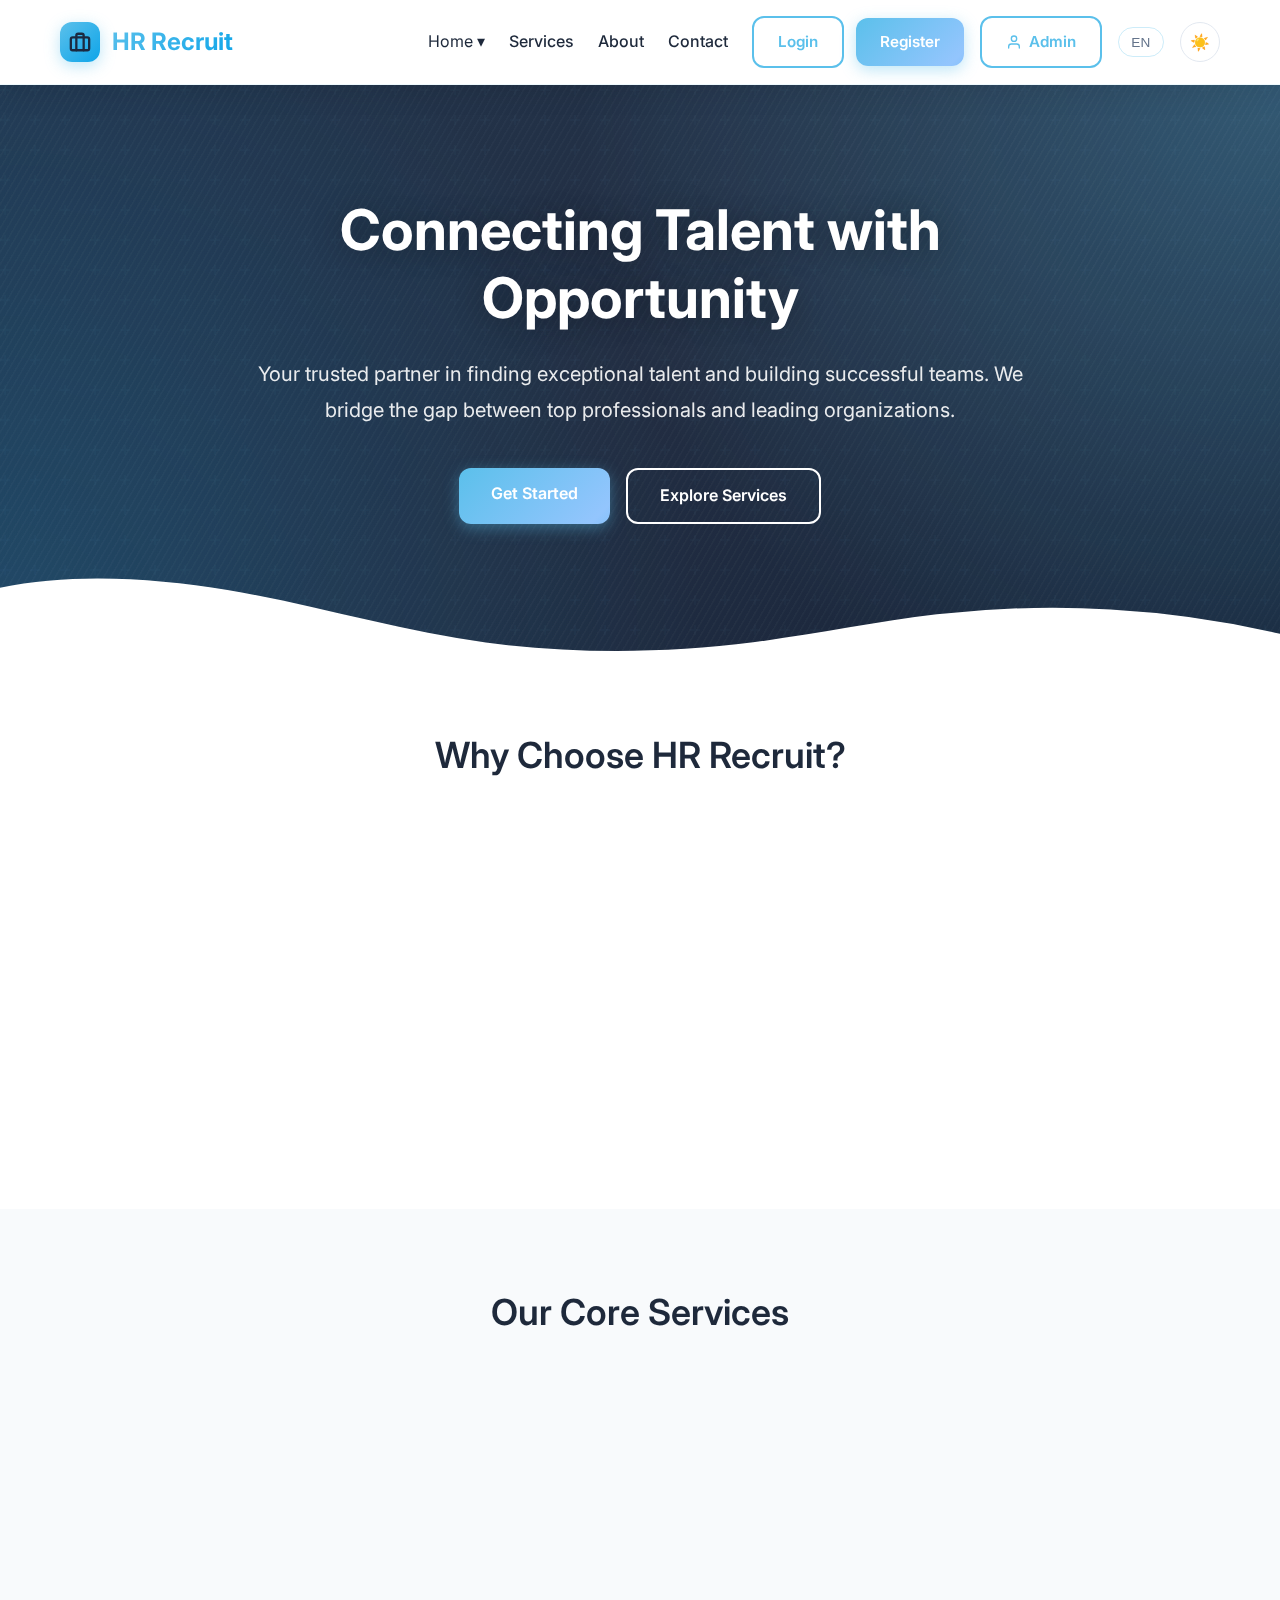
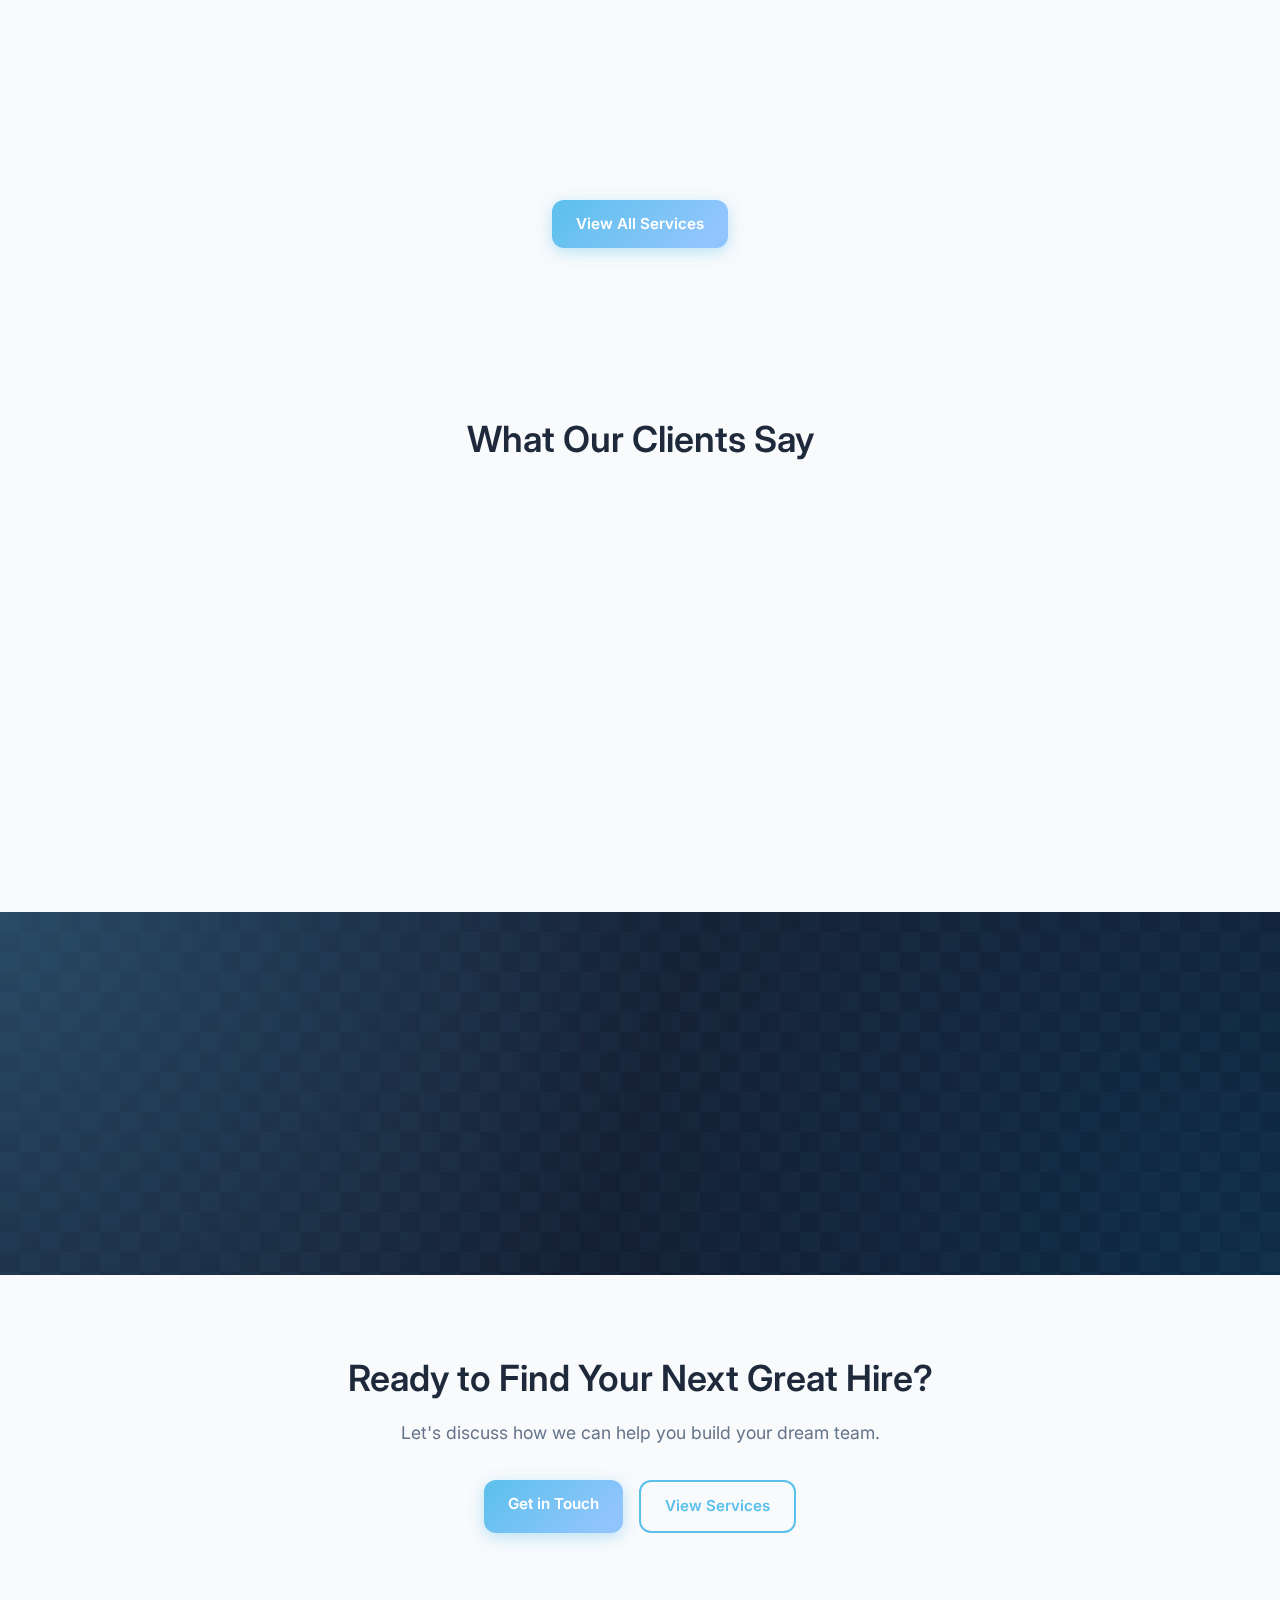
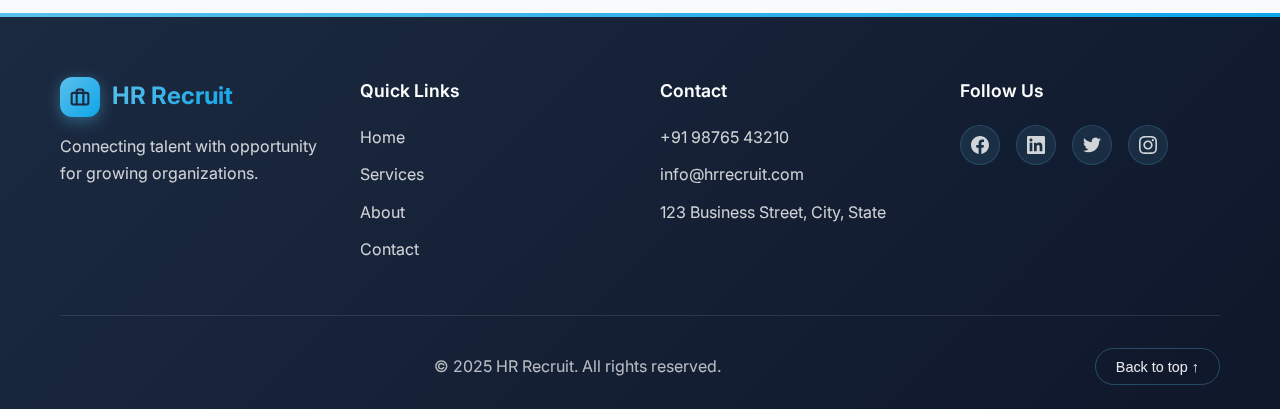
<file: index.html>
<!DOCTYPE html>
<html lang="en">

<head>
    <meta charset="UTF-8">
    <meta name="viewport" content="width=device-width, initial-scale=1.0">
    <meta name="description"
        content="Professional HR Recruitment Agency - Connecting top talent with leading organizations">
    <title>HR Recruitment Agency | Find Your Dream Job</title>
    <link rel="icon" type="image/svg+xml"
        href="data:image/svg+xml,<svg xmlns='http://www.w3.org/2000/svg' viewBox='0 0 24 24' fill='none' stroke='%235BC0EB' stroke-width='2.5' stroke-linecap='round' stroke-linejoin='round'><rect x='2' y='7' width='20' height='14' rx='2' ry='2'/><path d='M16 21V5a2 2 0 0 0-2-2h-4a2 2 0 0 0-2 2v16'/></svg>">
    <link rel="stylesheet" href="styles.css">
    <link rel="preconnect" href="https://fonts.googleapis.com">
    <link rel="preconnect" href="https://fonts.gstatic.com" crossorigin>
    <link href="https://fonts.googleapis.com/css2?family=Inter:wght@300;400;500;600;700&display=swap" rel="stylesheet">
</head>

<body>
    <!-- Header & Navigation -->
    <header class="header">
        <nav class="navbar" role="navigation" aria-label="Main navigation">
            <div class="nav-container">
                <a href="index.html" class="logo" aria-label="Home">
                    <div class="logo-icon-wrapper">
                        <svg width="22" height="22" viewBox="0 0 24 24" fill="none" stroke="#1B2A41" stroke-width="2.5"
                            stroke-linecap="round" stroke-linejoin="round">
                            <rect x="2" y="7" width="20" height="14" rx="2" ry="2"></rect>
                            <path d="M16 21V5a2 2 0 0 0-2-2h-4a2 2 0 0 0-2 2v16"></path>
                        </svg>
                    </div>
                    <span class="logo-text">HR Recruit</span>
                </a>
                <div class="header-actions">
                    <ul class="nav-menu">
                        <li class="home-dropdown">
                            <button type="button" class="home-dropdown-label">Home ▾</button>
                            <ul class="home-dropdown-menu">
                                <li><a href="index.html" class="nav-link active">Classic</a></li>
                                <li><a href="home-alt.html" class="nav-link">Modern</a></li>
                            </ul>
                        </li>
                        <li><a href="services.html" class="nav-link">Services</a></li>
                        <li><a href="about.html" class="nav-link">About</a></li>
                        <li><a href="contact.html" class="nav-link">Contact</a></li>
                        <li class="nav-auth">
                            <a href="login.html" class="btn btn-outline-primary nav-auth-btn">Login</a>
                            <a href="register.html" class="btn btn-primary nav-auth-btn">Register</a>
                        </li>
                        <li class="nav-admin">
                            <a href="dashboard.html" class="btn btn-outline-primary nav-auth-btn">
                                <svg width="16" height="16" viewBox="0 0 24 24" fill="none" stroke="currentColor"
                                    stroke-width="2" stroke-linecap="round" stroke-linejoin="round">
                                    <path d="M20 21v-2a4 4 0 0 0-4-4H8a4 4 0 0 0-4 4v2"></path>
                                    <circle cx="12" cy="7" r="4"></circle>
                                </svg>
                                <span>Admin</span>
                            </a>
                        </li>
                    </ul>
                    <a href="dashboard.html" class="btn btn-outline-primary admin-btn" aria-label="Admin dashboard">
                        <svg width="16" height="16" viewBox="0 0 24 24" fill="none" stroke="currentColor"
                            stroke-width="2" stroke-linecap="round" stroke-linejoin="round">
                            <path d="M20 21v-2a4 4 0 0 0-4-4H8a4 4 0 0 0-4 4v2"></path>
                            <circle cx="12" cy="7" r="4"></circle>
                        </svg>
                        <span>Admin</span>
                    </a>
                    <button id="langToggle" class="lang-toggle" type="button" aria-label="Language toggle">EN</button>
                    <button class="theme-toggle" type="button" aria-label="Toggle dark mode">
                        <span class="theme-toggle-icon">☀️</span>
                    </button>
                    <button class="mobile-menu-toggle" aria-label="Toggle menu" aria-expanded="false">
                        <span></span>
                        <span></span>
                        <span></span>
                    </button>
                </div>
            </div>
        </nav>
    </header>

    <!-- Hero Section -->
    <section class="hero">
        <div class="hero-container">
            <h1 data-en="Connecting Talent with Opportunity" data-ar="ربط المواهب بالفرص">Connecting Talent with
                Opportunity</h1>
            <p class="hero-subtitle"
                data-en="Your trusted partner in finding exceptional talent and building successful teams. We bridge the gap between top professionals and leading organizations."
                data-ar="شريكك الموثوق في إيجاد المواهب الاستثنائية وبناء فرق ناجحة. نحن نسد الفجوة بين المحترفين المتميزين والمؤسسات الرائدة.">
                Your trusted partner in finding exceptional talent and building successful teams. We bridge the gap
                between top professionals and leading organizations.</p>
            <div class="hero-buttons">
                <a href="contact.html" class="btn btn-primary" data-en="Get Started" data-ar="ابدأ الآن">Get Started</a>
                <a href="services.html" class="btn btn-secondary" data-en="Explore Services"
                    data-ar="استكشف الخدمات">Explore Services</a>
            </div>
        </div>
        <!-- Wave Separator -->
        <div class="wave-separator">
            <svg data-name="Layer 1" xmlns="http://www.w3.org/2000/svg" viewBox="0 0 1200 120"
                preserveAspectRatio="none">
                <path
                    d="M321.39,56.44c58-10.79,114.16-30.13,172-41.86,82.39-16.72,168.19-17.73,250.45-.39C823.78,31,906.67,72,985.66,92.83c70.05,18.48,146.53,26.09,214.34,3V0H0V27.35A600.21,600.21,0,0,0,321.39,56.44Z"
                    class="shape-fill"></path>
            </svg>
        </div>
    </section>

    <!-- Why Choose Us Section -->
    <section class="why-choose-us">
        <div class="container">
            <h2 data-en="Why Choose HR Recruit?" data-ar="لماذا تختار HR Recruit؟">Why Choose HR Recruit?</h2>
            <div class="features-grid">
                <div class="feature-card scroll-animate">
                    <div class="feature-icon">
                        <svg xmlns="http://www.w3.org/2000/svg" width="24" height="24" viewBox="0 0 24 24" fill="none"
                            stroke="currentColor" stroke-width="2" stroke-linecap="round" stroke-linejoin="round">
                            <circle cx="12" cy="12" r="10"></circle>
                            <circle cx="12" cy="12" r="6"></circle>
                            <circle cx="12" cy="12" r="2"></circle>
                        </svg>
                    </div>
                    <h3 data-en="Smart Match" data-ar="المطابقة الذكية">Smart Match</h3>
                    <p data-en="Our advanced screening process ensures the perfect fit between candidates and companies, saving time and resources."
                        data-ar="تضمن عملية الفحص المتقدمة لدينا التوافق المثالي بين المرشحين والشركات، مما يوفر الوقت والموارد.">
                        Our advanced screening process ensures the perfect fit between candidates and companies, saving
                        time and resources.</p>
                </div>
                <div class="feature-card scroll-animate">
                    <div class="feature-icon">
                        <svg xmlns="http://www.w3.org/2000/svg" width="24" height="24" viewBox="0 0 24 24" fill="none"
                            stroke="currentColor" stroke-width="2" stroke-linecap="round" stroke-linejoin="round">
                            <polygon points="13 2 3 14 12 14 11 22 21 10 12 10 13 2"></polygon>
                        </svg>
                    </div>
                    <h3 data-en="Fast Hire" data-ar="توظيف سريع">Fast Hire</h3>
                    <p data-en="We understand urgency. Our streamlined process delivers qualified candidates quickly without compromising quality."
                        data-ar="نحن نفهم الإلحاح. عمليتنا المبسطة تقدم مرشحين مؤهلين بسرعة دون المساس بالجودة.">We
                        understand urgency. Our streamlined process delivers qualified candidates quickly without
                        compromising quality.</p>
                </div>
                <div class="feature-card scroll-animate">
                    <div class="feature-icon">
                        <svg xmlns="http://www.w3.org/2000/svg" width="24" height="24" viewBox="0 0 24 24" fill="none"
                            stroke="currentColor" stroke-width="2" stroke-linecap="round" stroke-linejoin="round">
                            <path
                                d="M20.84 4.61a5.5 5.5 0 0 0-7.78 0L12 5.67l-1.06-1.06a5.5 5.5 0 0 0-7.78 7.78l1.06 1.06L12 21.23l7.78-7.78 1.06-1.06a5.5 5.5 0 0 0 0-7.78z">
                            </path>
                        </svg>
                    </div>
                    <h3 data-en="Care & Fit" data-ar="الرعاية والملاءمة">Care & Fit</h3>
                    <p data-en="Every client is unique. We tailor our approach to meet your specific needs and company culture."
                        data-ar="كل عميل فريد من نوعه. نحن نكيف نهجنا لتلبية احتياجاتك الخاصة وثقافة شركتك.">Every
                        client is unique. We tailor our approach to meet your specific needs and company culture.</p>
                </div>
                <div class="feature-card scroll-animate">
                    <div class="feature-icon">
                        <svg xmlns="http://www.w3.org/2000/svg" width="24" height="24" viewBox="0 0 24 24" fill="none"
                            stroke="currentColor" stroke-width="2" stroke-linecap="round" stroke-linejoin="round">
                            <polyline points="23 6 13.5 15.5 8.5 10.5 1 18"></polyline>
                            <polyline points="17 6 23 6 23 12"></polyline>
                        </svg>
                    </div>
                    <h3 data-en="Real Impact" data-ar="تأثير حقيقي">Real Impact</h3>
                    <p data-en="With 500+ successful placements and 200+ satisfied clients, our track record speaks for itself."
                        data-ar="مع أكثر من 500 توظيف ناجح و 200+ عميل راضٍ، سجلنا يتحدث عن نفسه.">With 500+ successful
                        placements and 200+ satisfied clients, our track record speaks for itself.</p>
                </div>
            </div>
        </div>
    </section>

    <!-- Featured Services Section -->
    <section class="featured-services">
        <div class="container">
            <h2 data-en="Our Core Services" data-ar="خدماتنا الأساسية">Our Core Services</h2>
            <div class="services-preview">
                <div class="service-preview-card scroll-animate">
                    <div class="service-icon">
                        <svg xmlns="http://www.w3.org/2000/svg" width="24" height="24" viewBox="0 0 24 24" fill="none"
                            stroke="currentColor" stroke-width="2" stroke-linecap="round" stroke-linejoin="round">
                            <path d="M17 21v-2a4 4 0 0 0-4-4H5a4 4 0 0 0-4 4v2"></path>
                            <circle cx="9" cy="7" r="4"></circle>
                            <path d="M23 21v-2a4 4 0 0 0-3-3.87"></path>
                            <path d="M16 3.13a4 4 0 0 1 0 7.75"></path>
                        </svg>
                    </div>
                    <h3 data-en="Recruitment" data-ar="التوظيف">Recruitment</h3>
                    <p data-en="End-to-end recruitment solutions from sourcing to onboarding."
                        data-ar="حلول توظيف شاملة من البحث إلى التعيين.">End-to-end recruitment solutions from sourcing
                        to onboarding.</p>
                    <a href="service-recruitment.html" class="btn btn-outline-primary" data-en="Learn More"
                        data-ar="اعرف المزيد">Learn More</a>
                </div>
                <div class="service-preview-card scroll-animate">
                    <div class="service-icon">
                        <svg xmlns="http://www.w3.org/2000/svg" width="24" height="24" viewBox="0 0 24 24" fill="none"
                            stroke="currentColor" stroke-width="2" stroke-linecap="round" stroke-linejoin="round">
                            <rect x="2" y="7" width="20" height="14" rx="2" ry="2"></rect>
                            <path d="M16 21V5a2 2 0 0 0-2-2h-4a2 2 0 0 0-2 2v16"></path>
                        </svg>
                    </div>
                    <h3 data-en="HR Consulting" data-ar="استشارات الموارد البشرية">HR Consulting</h3>
                    <p data-en="Strategic HR guidance to optimize your workforce and operations."
                        data-ar="توجيه استراتيجي للموارد البشرية لتحسين قوتك العاملة وعملياتك.">Strategic HR guidance to
                        optimize your workforce and operations.</p>
                    <a href="service-hr-consulting.html" class="btn btn-outline-primary" data-en="Learn More"
                        data-ar="اعرف المزيد">Learn More</a>
                </div>
                <div class="service-preview-card scroll-animate">
                    <div class="service-icon">
                        <svg xmlns="http://www.w3.org/2000/svg" width="24" height="24" viewBox="0 0 24 24" fill="none"
                            stroke="currentColor" stroke-width="2" stroke-linecap="round" stroke-linejoin="round">
                            <line x1="18" y1="20" x2="18" y2="10"></line>
                            <line x1="12" y1="20" x2="12" y2="4"></line>
                            <line x1="6" y1="20" x2="6" y2="14"></line>
                        </svg>
                    </div>
                    <h3 data-en="HR Analytics" data-ar="تحليلات الموارد البشرية">HR Analytics</h3>
                    <p data-en="Data-driven insights to make informed workforce decisions."
                        data-ar="رؤى قائمة على البيانات لاتخاذ قرارات مستنيرة بشأن القوى العاملة.">Data-driven insights
                        to make informed workforce decisions.</p>
                    <a href="services.html" class="btn btn-outline-primary" data-en="Learn More"
                        data-ar="اعرف المزيد">Learn More</a>
                </div>
            </div>
            <div class="text-center" style="margin-top: 2.5rem;">
                <a href="services.html" class="btn btn-primary" data-en="View All Services"
                    data-ar="عرض جميع الخدمات">View All Services</a>
            </div>
        </div>
    </section>

    <!-- Testimonials Section -->
    <section class="testimonials">
        <div class="container">
            <h2 data-en="What Our Clients Say" data-ar="ماذا يقول عملاؤنا">What Our Clients Say</h2>
            <div class="testimonials-grid">
                <div class="testimonial-card scroll-animate">
                    <div class="testimonial-content">
                        <p data-en="HR Recruit transformed our hiring process. They found us exceptional candidates who fit perfectly with our company culture. Highly recommended!"
                            data-ar="حولت HR Recruit عملية التوظيف لدينا. وجدوا لنا مرشحين استثنائيين يتناسبون تمامًا مع ثقافة شركتنا. موصى بهم بشدة!">
                            "HR Recruit transformed our hiring process. They found us exceptional candidates who fit
                            perfectly with our company culture. Highly recommended!"</p>
                    </div>
                    <div class="testimonial-author">
                        <div class="author-avatar">JD</div>
                        <div class="author-info">
                            <div class="author-name">John Davis</div>
                            <div class="author-title">CEO, Tech Innovations</div>
                        </div>
                    </div>
                </div>
                <div class="testimonial-card scroll-animate">
                    <div class="testimonial-content">
                        <p data-en="The team at HR Recruit understands our needs deeply. Their personalized approach and attention to detail make them our go-to recruitment partner."
                            data-ar="يفهم فريق HR Recruit احتياجاتنا بعمق. نهجهم الشخصي واهتمامهم بالتفاصيل يجعلهم شريك التوظيف المفضل لدينا.">
                            "The team at HR Recruit understands our needs deeply. Their personalized approach and
                            attention to detail make them our go-to recruitment partner."</p>
                    </div>
                    <div class="testimonial-author">
                        <div class="author-avatar">SM</div>
                        <div class="author-info">
                            <div class="author-name">Sarah Miller</div>
                            <div class="author-title">HR Director, Global Corp</div>
                        </div>
                    </div>
                </div>
                <div class="testimonial-card scroll-animate">
                    <div class="testimonial-content">
                        <p data-en="Fast, efficient, and professional. HR Recruit helped us fill critical positions quickly without compromising on quality. Outstanding service!"
                            data-ar="سريع وفعال ومحترف. ساعدتنا HR Recruit في ملء المناصب الحرجة بسرعة دون المساس بالجودة. خدمة متميزة!">
                            "Fast, efficient, and professional. HR Recruit helped us fill critical positions quickly
                            without compromising on quality. Outstanding service!"</p>
                    </div>
                    <div class="testimonial-author">
                        <div class="author-avatar">RK</div>
                        <div class="author-info">
                            <div class="author-name">Robert Kim</div>
                            <div class="author-title">Founder, StartupHub</div>
                        </div>
                    </div>
                </div>
            </div>
        </div>
    </section>

    <!-- Stats Section -->
    <section class="stats-section">
        <div class="container">
            <div class="stats-grid">
                <div class="stat-item scroll-animate">
                    <div class="stat-number">500+</div>
                    <div class="stat-label" data-en="Successful Placements" data-ar="توظيفات ناجحة">Successful
                        Placements</div>
                </div>
                <div class="stat-item scroll-animate">
                    <div class="stat-number">200+</div>
                    <div class="stat-label" data-en="Happy Clients" data-ar="عملاء سعداء">Happy Clients</div>
                </div>
                <div class="stat-item scroll-animate">
                    <div class="stat-number">15+</div>
                    <div class="stat-label" data-en="Years of Experience" data-ar="سنوات من الخبرة">Years of Experience
                    </div>
                </div>
                <div class="stat-item scroll-animate">
                    <div class="stat-number">98%</div>
                    <div class="stat-label" data-en="Client Satisfaction" data-ar="رضا العملاء">Client Satisfaction
                    </div>
                </div>
            </div>
        </div>
    </section>

    <!-- CTA Section -->
    <section class="cta-section">
        <div class="container">
            <h2 data-en="Ready to Find Your Next Great Hire?" data-ar="هل أنت مستعد للعثور على موظفك القادم؟">Ready to
                Find Your Next Great Hire?</h2>
            <p data-en="Let's discuss how we can help you build your dream team."
                data-ar="دعنا نناقش كيف يمكننا مساعدتك في بناء فريق أحلامك.">Let's discuss how we can help you build
                your dream team.</p>
            <div class="cta-buttons">
                <a href="contact.html" class="btn btn-primary" data-en="Get in Touch" data-ar="تواصل معنا">Get in
                    Touch</a>
                <a href="services.html" class="btn btn-outline-primary" data-en="View Services"
                    data-ar="عرض الخدمات">View Services</a>
            </div>
        </div>
    </section>

    <!-- Footer -->
    <footer class="footer">
        <div class="container">
            <div class="footer-content">
                <div class="footer-section">
                    <a href="index.html" class="logo" aria-label="Home">
                        <div class="logo-icon-wrapper">
                            <svg width="20" height="20" viewBox="0 0 24 24" fill="none" stroke="#1B2A41"
                                stroke-width="2.5" stroke-linecap="round" stroke-linejoin="round">
                                <rect x="2" y="7" width="20" height="14" rx="2" ry="2"></rect>
                                <path d="M16 21V5a2 2 0 0 0-2-2h-4a2 2 0 0 0-2 2v16"></path>
                            </svg>
                        </div>
                        <span class="logo-text">HR Recruit</span>
                    </a>
                    <p style="max-width: 280px; margin-top: 1rem;"
                        data-en="Connecting talent with opportunity for growing organizations."
                        data-ar="ربط المواهب بالفرص للمؤسسات النامية.">Connecting talent with opportunity for growing
                        organizations.</p>
                </div>
                <div class="footer-section">
                    <h4 data-en="Quick Links" data-ar="روابط سريعة">Quick Links</h4>
                    <ul class="footer-links">
                        <li><a href="index.html" data-en="Home" data-ar="الرئيسية">Home</a></li>
                        <li><a href="services.html" data-en="Services" data-ar="الخدمات">Services</a></li>
                        <li><a href="about.html" data-en="About" data-ar="عن الشركة">About</a></li>
                        <li><a href="contact.html" data-en="Contact" data-ar="اتصل بنا">Contact</a></li>
                    </ul>
                </div>
                <div class="footer-section">
                    <h4 data-en="Contact" data-ar="اتصل بنا">Contact</h4>
                    <ul class="footer-contact">
                        <li><a href="tel:+919876543210">+91 98765 43210</a></li>
                        <li><a href="mailto:info@hrrecruit.com">info@hrrecruit.com</a></li>
                        <li><a href="https://maps.google.com" target="_blank" rel="noopener noreferrer">123 Business
                                Street, City, State</a></li>
                    </ul>
                </div>
                <div class="footer-section">
                    <h4 data-en="Follow Us" data-ar="تابعنا">Follow Us</h4>
                    <div class="footer-social">
                        <a href="https://facebook.com" target="_blank" rel="noopener noreferrer" aria-label="Facebook"
                            class="footer-social-icon">
                            <svg width="18" height="18" viewBox="0 0 24 24" fill="currentColor">
                                <path
                                    d="M24 12.073c0-6.627-5.373-12-12-12s-12 5.373-12 12c0 5.99 4.388 10.954 10.125 11.854v-8.385H7.078v-3.47h3.047V9.43c0-3.007 1.792-4.669 4.533-4.669 1.312 0 2.686.235 2.686.235v2.953H15.83c-1.491 0-1.956.925-1.956 1.874v2.25h3.328l-.532 3.47h-2.796v8.385C19.612 23.027 24 18.062 24 12.073z" />
                            </svg>
                        </a>
                        <a href="https://linkedin.com" target="_blank" rel="noopener noreferrer" aria-label="LinkedIn"
                            class="footer-social-icon">
                            <svg width="18" height="18" viewBox="0 0 24 24" fill="currentColor">
                                <path
                                    d="M20.447 20.452h-3.554v-5.569c0-1.328-.027-3.037-1.852-3.037-1.853 0-2.136 1.445-2.136 2.939v5.667H9.351V9h3.414v1.561h.046c.477-.9 1.637-1.85 3.37-1.85 3.601 0 4.267 2.37 4.267 5.455v6.286zM5.337 7.433c-1.144 0-2.063-.926-2.063-2.065 0-1.138.92-2.063 2.063-2.063 1.14 0 2.064.925 2.064 2.063 0 1.139-.925 2.065-2.064 2.065zm1.782 13.019H3.555V9h3.564v11.452zM22.225 0H1.771C.792 0 0 .774 0 1.729v20.542C0 23.227.792 24 1.771 24h20.451C23.2 24 24 23.227 24 22.271V1.729C24 .774 23.2 0 22.222 0h.003z" />
                            </svg>
                        </a>
                        <a href="https://twitter.com" target="_blank" rel="noopener noreferrer" aria-label="Twitter"
                            class="footer-social-icon">
                            <svg width="18" height="18" viewBox="0 0 24 24" fill="currentColor">
                                <path
                                    d="M23.953 4.57a10 10 0 01-2.825.775 4.958 4.958 0 002.163-2.723c-.951.555-2.005.959-3.127 1.184a4.92 4.92 0 00-8.384 4.482C7.69 8.095 4.067 6.13 1.64 3.162a4.822 4.822 0 00-.666 2.475c0 1.71.87 3.213 2.188 4.096a4.904 4.904 0 01-2.228-.616v.06a4.923 4.923 0 003.946 4.827 4.996 4.996 0 01-2.212.085 4.936 4.936 0 004.604 3.417 9.867 9.867 0 01-6.102 2.105c-.39 0-.779-.023-1.17-.067a13.995 13.995 0 007.557 2.209c9.053 0 13.998-7.496 13.998-13.985 0-.21 0-.42-.015-.63A9.935 9.935 0 0024 4.59z" />
                            </svg>
                        </a>
                        <a href="https://instagram.com" target="_blank" rel="noopener noreferrer" aria-label="Instagram"
                            class="footer-social-icon">
                            <svg width="18" height="18" viewBox="0 0 24 24" fill="currentColor">
                                <path
                                    d="M12 2.163c3.204 0 3.584.012 4.85.07 3.252.148 4.771 1.691 4.919 4.919.058 1.265.069 1.645.069 4.849 0 3.205-.012 3.584-.069 4.849-.149 3.225-1.664 4.771-4.919 4.919-1.266.058-1.644.07-4.85.07-3.204 0-3.584-.012-4.849-.07-3.26-.149-4.771-1.699-4.919-4.92-.058-1.265-.07-1.644-.07-4.849 0-3.204.013-3.583.07-4.849.149-3.227 1.664-4.771 4.919-4.919 1.266-.057 1.645-.069 4.849-.069zm0-2.163c-3.259 0-3.667.014-4.947.072-4.358.2-6.78 2.618-6.98 6.98-.059 1.281-.073 1.689-.073 4.948 0 3.259.014 3.668.072 4.948.2 4.358 2.618 6.78 6.98 6.98 1.281.058 1.689.072 4.948.072 3.259 0 3.668-.014 4.948-.072 4.354-.2 6.782-2.618 6.979-6.98.059-1.28.073-1.689.073-4.948 0-3.259-.014-3.667-.072-4.947-.196-4.354-2.617-6.78-6.979-6.98-1.281-.059-1.69-.073-4.949-.073zm0 5.838c-3.403 0-6.162 2.759-6.162 6.162s2.759 6.163 6.162 6.163 6.162-2.759 6.162-6.163c0-3.403-2.759-6.162-6.162-6.162zm0 10.162c-2.209 0-4-1.79-4-4 0-2.209 1.791-4 4-4s4 1.791 4 4c0 2.21-1.791 4-4 4zm6.406-11.845c-.796 0-1.441.645-1.441 1.44s.645 1.44 1.441 1.44c.795 0 1.439-.645 1.439-1.44s-.644-1.44-1.439-1.44z" />
                            </svg>
                        </a>
                    </div>
                </div>
            </div>
            <div class="footer-bottom">
                <p>&copy; 2025 HR Recruit. All rights reserved.</p>
                <button type="button" class="back-to-top" data-en="Back to top ↑" data-ar="العودة للأعلى ↑">Back to top
                    ↑</button>
            </div>
        </div>
    </footer>

    <script src="script.js"></script>
</body>

</html>
</file>
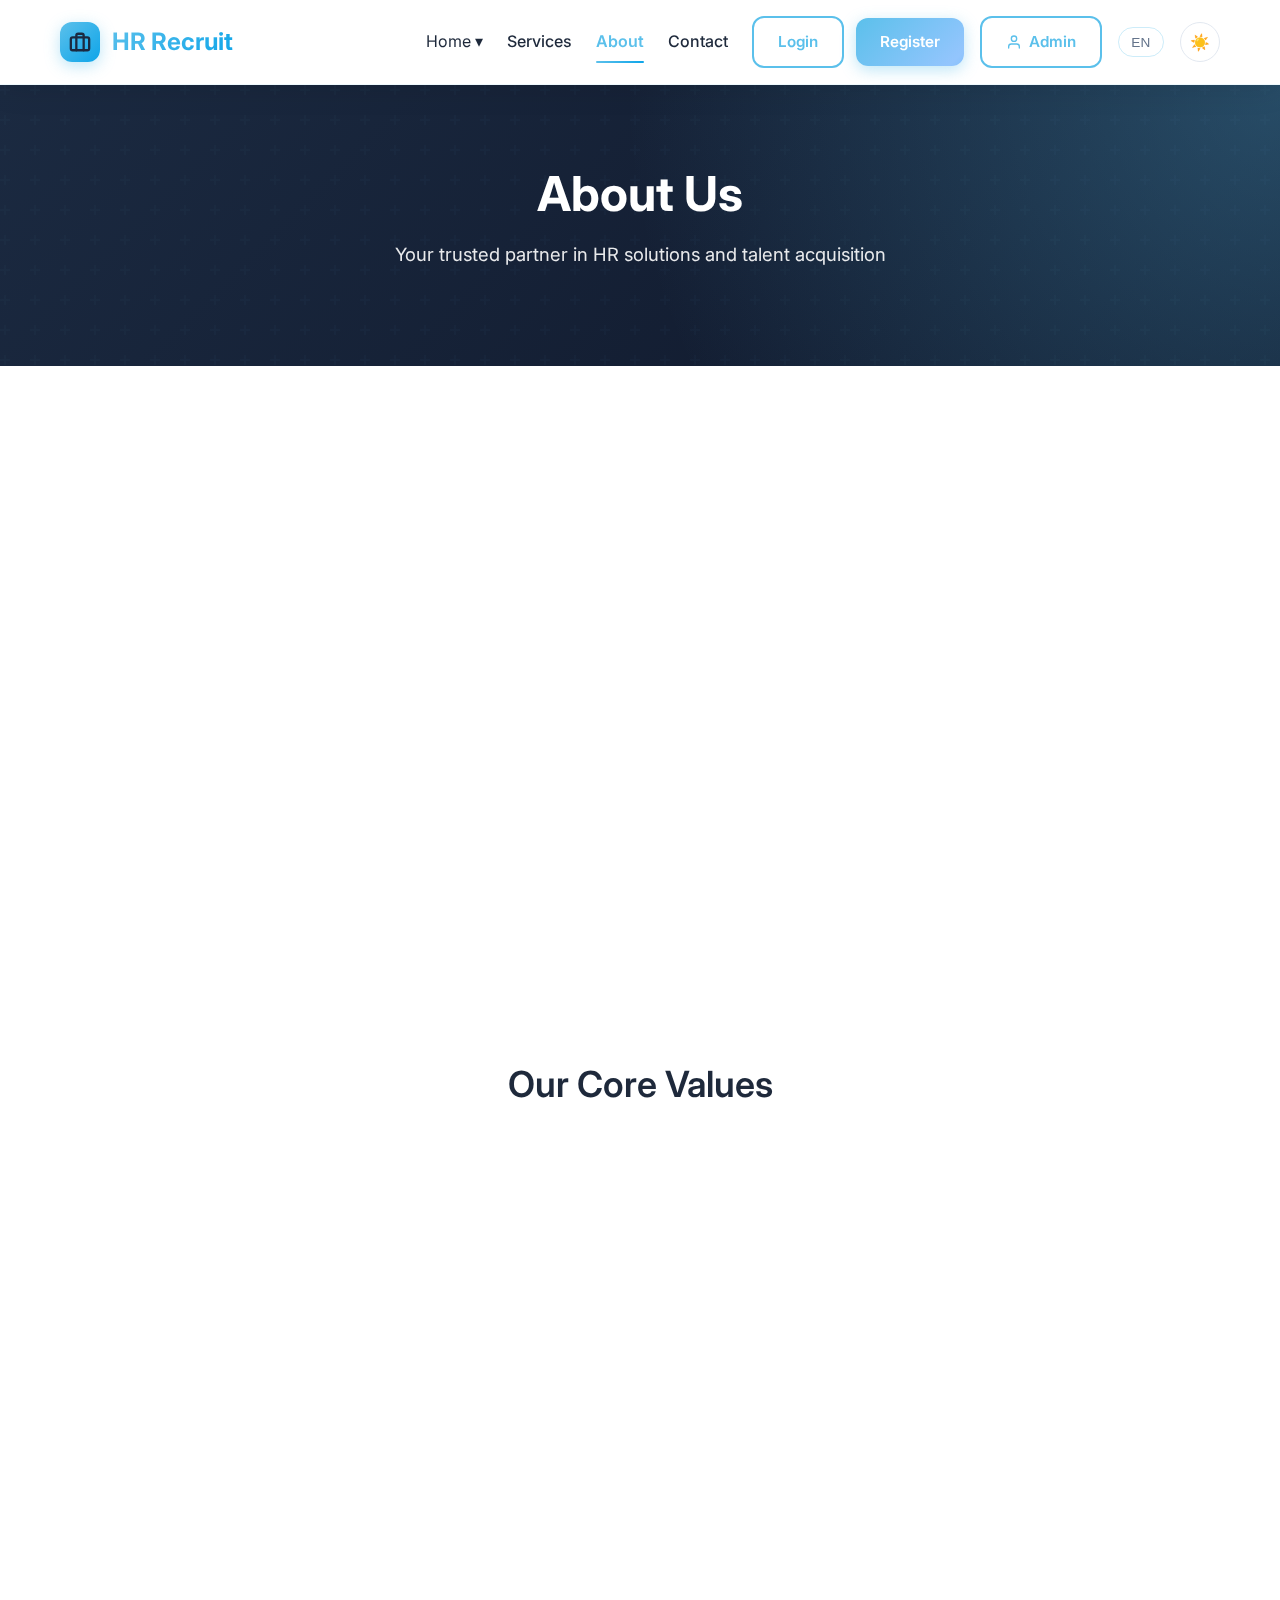
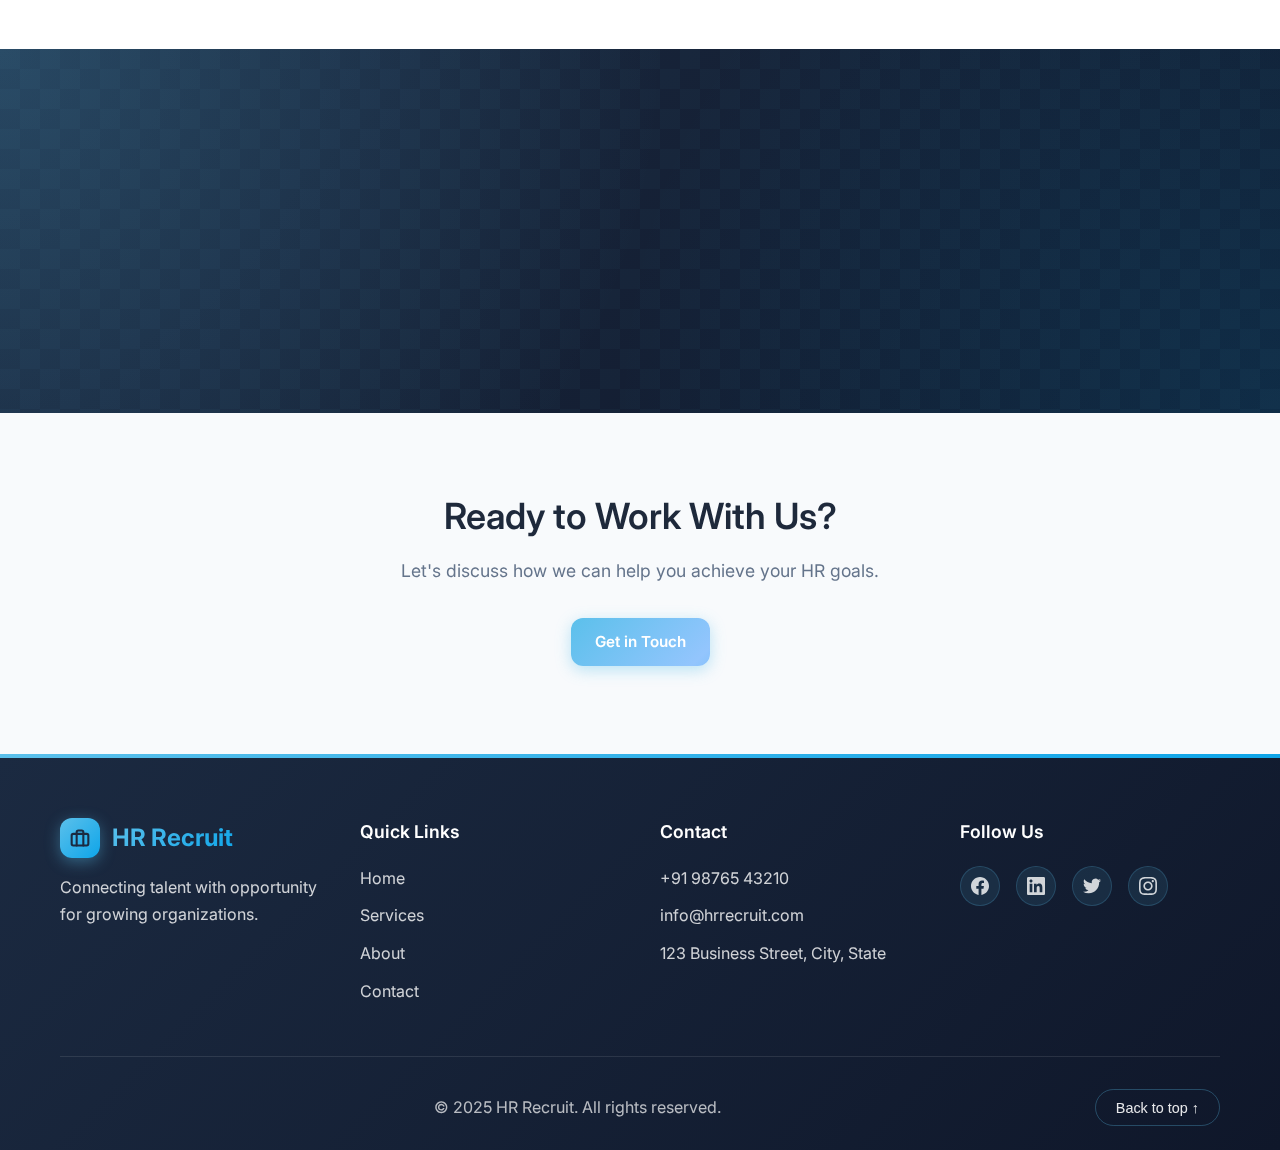
<file: about.html>
<!DOCTYPE html>
<html lang="en">

<head>
    <meta charset="UTF-8">
    <meta name="viewport" content="width=device-width, initial-scale=1.0">
    <meta name="description" content="Learn about HR Recruit - Your trusted HR recruitment partner">
    <title>About Us | HR Recruitment Agency</title>
    <link rel="icon" type="image/svg+xml"
        href="data:image/svg+xml,<svg xmlns='http://www.w3.org/2000/svg' viewBox='0 0 24 24' fill='none' stroke='%235BC0EB' stroke-width='2.5' stroke-linecap='round' stroke-linejoin='round'><rect x='2' y='7' width='20' height='14' rx='2' ry='2'/><path d='M16 21V5a2 2 0 0 0-2-2h-4a2 2 0 0 0-2 2v16'/></svg>">
    <link rel="stylesheet" href="styles.css">
    <link rel="preconnect" href="https://fonts.googleapis.com">
    <link rel="preconnect" href="https://fonts.gstatic.com" crossorigin>
    <link href="https://fonts.googleapis.com/css2?family=Inter:wght@300;400;500;600;700&display=swap" rel="stylesheet">
</head>

<body>
    <!-- Header & Navigation -->
    <header class="header">
        <nav class="navbar" role="navigation" aria-label="Main navigation">
            <div class="nav-container">
                <a href="index.html" class="logo" aria-label="Home">
                    <div class="logo-icon-wrapper">
                        <svg width="22" height="22" viewBox="0 0 24 24" fill="none" stroke="#1B2A41" stroke-width="2.5"
                            stroke-linecap="round" stroke-linejoin="round">
                            <rect x="2" y="7" width="20" height="14" rx="2" ry="2"></rect>
                            <path d="M16 21V5a2 2 0 0 0-2-2h-4a2 2 0 0 0-2 2v16"></path>
                        </svg>
                    </div>
                    <span class="logo-text">HR Recruit</span>
                </a>
                <div class="header-actions">
                    <ul class="nav-menu">
                        <li class="home-dropdown">
                            <button type="button" class="home-dropdown-label">Home ▾</button>
                            <ul class="home-dropdown-menu">
                                <li><a href="index.html" class="nav-link">Classic</a></li>
                                <li><a href="home-alt.html" class="nav-link">Modern</a></li>
                            </ul>
                        </li>
                        <li><a href="services.html" class="nav-link">Services</a></li>
                        <li><a href="about.html" class="nav-link active">About</a></li>
                        <li><a href="contact.html" class="nav-link">Contact</a></li>
                        <li class="nav-auth">
                            <a href="login.html" class="btn btn-outline-primary nav-auth-btn">Login</a>
                            <a href="register.html" class="btn btn-primary nav-auth-btn">Register</a>
                        </li>
                        <li class="nav-admin">
                            <a href="dashboard.html" class="btn btn-outline-primary nav-auth-btn">
                                <svg width="16" height="16" viewBox="0 0 24 24" fill="none" stroke="currentColor"
                                    stroke-width="2" stroke-linecap="round" stroke-linejoin="round">
                                    <path d="M20 21v-2a4 4 0 0 0-4-4H8a4 4 0 0 0-4 4v2"></path>
                                    <circle cx="12" cy="7" r="4"></circle>
                                </svg>
                                <span>Admin</span>
                            </a>
                        </li>
                    </ul>
                    <a href="dashboard.html" class="btn btn-outline-primary admin-btn" aria-label="Admin dashboard">
                        <svg width="16" height="16" viewBox="0 0 24 24" fill="none" stroke="currentColor"
                            stroke-width="2" stroke-linecap="round" stroke-linejoin="round">
                            <path d="M20 21v-2a4 4 0 0 0-4-4H8a4 4 0 0 0-4 4v2"></path>
                            <circle cx="12" cy="7" r="4"></circle>
                        </svg>
                        <span>Admin</span>
                    </a>
                    <button id="langToggle" class="lang-toggle" type="button" aria-label="Language toggle">EN</button>
                    <button class="theme-toggle" type="button" aria-label="Toggle dark mode">
                        <span class="theme-toggle-icon">☀️</span>
                    </button>
                    <button class="mobile-menu-toggle" aria-label="Toggle menu" aria-expanded="false">
                        <span></span>
                        <span></span>
                        <span></span>
                    </button>
                </div>
            </div>
        </nav>
    </header>

    <!-- Page Header -->
    <section class="page-header">
        <div class="container">
            <h1 data-en="About Us" data-ar="من نحن">About Us</h1>
            <p data-en="Your trusted partner in HR solutions and talent acquisition"
                data-ar="شريكك الموثوق في حلول الموارد البشرية واكتساب المواهب">Your trusted partner in HR solutions and
                talent acquisition</p>
        </div>
    </section>

    <!-- About Content -->
    <section class="about-page">
        <div class="container">
            <div class="about-intro scroll-animate">
                <h2 data-en="Your Trusted HR Partner" data-ar="شريكك الموثوق في الموارد البشرية">Your Trusted HR Partner
                </h2>
                <p data-en="With over 15 years of experience in the HR industry, HR Recruit has established itself as a leading recruitment and human resources consulting firm. We understand the challenges of finding and retaining top talent in today's competitive market."
                    data-ar="مع أكثر من 15 عامًا من الخبرة في صناعة الموارد البشرية، أثبتت HR Recruit نفسها كشركة رائدة في التوظيف واستشارات الموارد البشرية. نحن نفهم تحديات إيجاد والاحتفاظ بأفضل المواهب في سوق اليوم التنافسي.">
                    With over 15 years of experience in the HR industry, HR Recruit has established itself as a leading
                    recruitment and human resources consulting firm. We understand the challenges of finding and
                    retaining top talent in today's competitive market.</p>
                <p data-en="Our team of dedicated professionals is committed to providing personalized solutions that meet your unique business needs. We believe in building long-term partnerships with our clients, helping them create thriving workplaces where employees can excel and organizations can grow."
                    data-ar="فريقنا من المحترفين المتفانين ملتزم بتقديم حلول مخصصة تلبي احتياجات عملك الفريدة. نؤمن ببناء شراكات طويلة الأمد مع عملائنا، ومساعدتهم في إنشاء أماكن عمل مزدهرة حيث يمكن للموظفين التفوق والمؤسسات النمو.">
                    Our team of dedicated professionals is committed to providing personalized solutions that meet your
                    unique business needs. We believe in building long-term partnerships with our clients, helping them
                    create thriving workplaces where employees can excel and organizations can grow.</p>
            </div>

            <div class="mission-vision">
                <div class="mission-card scroll-animate">
                    <h3 data-en="Our Mission" data-ar="مهمتنا">Our Mission</h3>
                    <p data-en="To connect exceptional talent with outstanding organizations, creating mutually beneficial partnerships that drive success and growth for both parties."
                        data-ar="ربط المواهب الاستثنائية بالمؤسسات المتميزة، وإنشاء شراكات مفيدة للطرفين تدفع النجاح والنمو لكليهما.">
                        To connect exceptional talent with outstanding organizations, creating mutually beneficial
                        partnerships that drive success and growth for both parties.</p>
                </div>
                <div class="vision-card scroll-animate">
                    <h3 data-en="Our Vision" data-ar="رؤيتنا">Our Vision</h3>
                    <p data-en="To be the most trusted HR partner, recognized for our integrity, innovation, and commitment to excellence in every interaction."
                        data-ar="أن نكون شريك الموارد البشرية الأكثر ثقة، معترفًا بنا لنزاهتنا وابتكارنا والتزامنا بالتميز في كل تفاعل.">
                        To be the most trusted HR partner, recognized for our integrity, innovation, and commitment to
                        excellence in every interaction.</p>
                </div>
            </div>

            <div class="values-section">
                <h2 data-en="Our Core Values" data-ar="قيمنا الأساسية">Our Core Values</h2>
                <div class="values-grid">
                    <div class="value-item scroll-animate">
                        <div class="value-icon">
                            <svg xmlns="http://www.w3.org/2000/svg" width="24" height="24" viewBox="0 0 24 24"
                                fill="none" stroke="currentColor" stroke-width="2" stroke-linecap="round"
                                stroke-linejoin="round">
                                <circle cx="12" cy="12" r="10"></circle>
                                <circle cx="12" cy="12" r="6"></circle>
                                <circle cx="12" cy="12" r="2"></circle>
                            </svg>
                        </div>
                        <h3 data-en="Integrity" data-ar="النزاهة">Integrity</h3>
                        <p data-en="We conduct business with honesty, transparency, and ethical practices in everything we do."
                            data-ar="نقوم بأعمالنا بصدق وشفافية وممارسات أخلاقية في كل ما نفعله.">We conduct business
                            with honesty, transparency, and ethical practices in everything we do.</p>
                    </div>
                    <div class="value-item scroll-animate">
                        <div class="value-icon">
                            <svg xmlns="http://www.w3.org/2000/svg" width="24" height="24" viewBox="0 0 24 24"
                                fill="none" stroke="currentColor" stroke-width="2" stroke-linecap="round"
                                stroke-linejoin="round">
                                <line x1="9" y1="18" x2="15" y2="18"></line>
                                <line x1="10" y1="22" x2="14" y2="22"></line>
                                <path d="M15.09 14c.18-.9.56-1.73 1.1-2.45A6 6 0 1 0 6 14c0 1 .6 2 1.5 2h7.5"></path>
                            </svg>
                        </div>
                        <h3 data-en="Innovation" data-ar="الابتكار">Innovation</h3>
                        <p data-en="We continuously evolve our methods and embrace new technologies to deliver better results."
                            data-ar="نطور أساليبنا باستمرار ونتبنى تقنيات جديدة لتقديم نتائج أفضل.">We continuously
                            evolve our methods and embrace new technologies to deliver better results.</p>
                    </div>
                    <div class="value-item scroll-animate">
                        <div class="value-icon">
                            <svg xmlns="http://www.w3.org/2000/svg" width="24" height="24" viewBox="0 0 24 24"
                                fill="none" stroke="currentColor" stroke-width="2" stroke-linecap="round"
                                stroke-linejoin="round">
                                <path d="m11 17 2 2a1 1 0 1 0 3-3"></path>
                                <path
                                    d="m2.5 2.5 2.27 2.27a1 1 0 0 1 0 1.42l-4.58 4.58a1 1 0 0 0 0 1.42l4.9 4.9a1 1 0 0 0 .69.29h9.17">
                                </path>
                                <path
                                    d="m16.5 16.5 2.22 2.22a1 1 0 0 0 1.42 0L22 16.7a2.02 2.02 0 0 0-.1-2.9l-5.6-5.6a2.02 2.02 0 0 0-3 0l-5.6 5.6a2.02 2.02 0 0 0 0 2.9l2.8 2.8">
                                </path>
                            </svg>
                        </div>
                        <h3 data-en="Partnership" data-ar="الشراكة">Partnership</h3>
                        <p data-en="We build lasting relationships based on trust, respect, and mutual success."
                            data-ar="نبني علاقات دائمة مبنية على الثقة والاحترام والنجاح المتبادل.">We build lasting
                            relationships based on trust, respect, and mutual success.</p>
                    </div>
                    <div class="value-item scroll-animate">
                        <div class="value-icon">
                            <svg xmlns="http://www.w3.org/2000/svg" width="24" height="24" viewBox="0 0 24 24"
                                fill="none" stroke="currentColor" stroke-width="2" stroke-linecap="round"
                                stroke-linejoin="round">
                                <polygon
                                    points="12 2 15.09 8.26 22 9.27 17 14.14 18.18 21.02 12 17.77 5.82 21.02 7 14.14 2 9.27 8.91 8.26 12 2">
                                </polygon>
                            </svg>
                        </div>
                        <h3 data-en="Excellence" data-ar="التميز">Excellence</h3>
                        <p data-en="We strive for the highest standards in service delivery and client satisfaction."
                            data-ar="نسعى لأعلى المعايير في تقديم الخدمة ورضا العملاء.">We strive for the highest
                            standards in service delivery and client satisfaction.</p>
                    </div>
                </div>
            </div>
        </div>
    </section>

    <!-- Stats Section -->
    <section class="stats-section">
        <div class="container">
            <div class="stats-grid">
                <div class="stat-item scroll-animate">
                    <div class="stat-number">500+</div>
                    <div class="stat-label" data-en="Successful Placements" data-ar="توظيفات ناجحة">Successful
                        Placements</div>
                </div>
                <div class="stat-item scroll-animate">
                    <div class="stat-number">200+</div>
                    <div class="stat-label" data-en="Happy Clients" data-ar="عملاء سعداء">Happy Clients</div>
                </div>
                <div class="stat-item scroll-animate">
                    <div class="stat-number">15+</div>
                    <div class="stat-label" data-en="Years of Experience" data-ar="سنوات من الخبرة">Years of Experience
                    </div>
                </div>
                <div class="stat-item scroll-animate">
                    <div class="stat-number">98%</div>
                    <div class="stat-label" data-en="Client Satisfaction" data-ar="رضا العملاء">Client Satisfaction
                    </div>
                </div>
            </div>
        </div>
    </section>

    <!-- CTA Section -->
    <section class="cta-section">
        <div class="container">
            <h2 data-en="Ready to Work With Us?" data-ar="هل أنت مستعد للعمل معنا؟">Ready to Work With Us?</h2>
            <p data-en="Let's discuss how we can help you achieve your HR goals."
                data-ar="دعنا نناقش كيف يمكننا مساعدتك في تحقيق أهدافك في الموارد البشرية.">Let's discuss how we can
                help you achieve your HR goals.</p>
            <a href="contact.html" class="btn btn-primary" data-en="Get in Touch" data-ar="تواصل معنا">Get in Touch</a>
        </div>
    </section>

    <!-- Footer -->
    <footer class="footer">
        <div class="container">
            <div class="footer-content">
                <div class="footer-section">
                    <a href="index.html" class="logo" aria-label="Home">
                        <div class="logo-icon-wrapper">
                            <svg width="20" height="20" viewBox="0 0 24 24" fill="none" stroke="#1B2A41"
                                stroke-width="2.5" stroke-linecap="round" stroke-linejoin="round">
                                <rect x="2" y="7" width="20" height="14" rx="2" ry="2"></rect>
                                <path d="M16 21V5a2 2 0 0 0-2-2h-4a2 2 0 0 0-2 2v16"></path>
                            </svg>
                        </div>
                        <span class="logo-text">HR Recruit</span>
                    </a>
                    <p style="max-width: 280px; margin-top: 1rem;">Connecting talent with opportunity for growing
                        organizations.</p>
                </div>
                <div class="footer-section">
                    <h4>Quick Links</h4>
                    <ul class="footer-links">
                        <li><a href="index.html">Home</a></li>
                        <li><a href="services.html">Services</a></li>
                        <li><a href="about.html">About</a></li>
                        <li><a href="contact.html">Contact</a></li>
                    </ul>
                </div>
                <div class="footer-section">
                    <h4>Contact</h4>
                    <ul class="footer-contact">
                        <li><a href="tel:+919876543210">+91 98765 43210</a></li>
                        <li><a href="mailto:info@hrrecruit.com">info@hrrecruit.com</a></li>
                        <li><a href="https://maps.google.com" target="_blank" rel="noopener noreferrer">123 Business
                                Street, City, State</a></li>
                    </ul>
                </div>
                <div class="footer-section">
                    <h4>Follow Us</h4>
                    <div class="footer-social">
                        <a href="https://facebook.com" target="_blank" rel="noopener noreferrer" aria-label="Facebook"
                            class="footer-social-icon">
                            <svg width="18" height="18" viewBox="0 0 24 24" fill="currentColor">
                                <path
                                    d="M24 12.073c0-6.627-5.373-12-12-12s-12 5.373-12 12c0 5.99 4.388 10.954 10.125 11.854v-8.385H7.078v-3.47h3.047V9.43c0-3.007 1.792-4.669 4.533-4.669 1.312 0 2.686.235 2.686.235v2.953H15.83c-1.491 0-1.956.925-1.956 1.874v2.25h3.328l-.532 3.47h-2.796v8.385C19.612 23.027 24 18.062 24 12.073z" />
                            </svg>
                        </a>
                        <a href="https://linkedin.com" target="_blank" rel="noopener noreferrer" aria-label="LinkedIn"
                            class="footer-social-icon">
                            <svg width="18" height="18" viewBox="0 0 24 24" fill="currentColor">
                                <path
                                    d="M20.447 20.452h-3.554v-5.569c0-1.328-.027-3.037-1.852-3.037-1.853 0-2.136 1.445-2.136 2.939v5.667H9.351V9h3.414v1.561h.046c.477-.9 1.637-1.85 3.37-1.85 3.601 0 4.267 2.37 4.267 5.455v6.286zM5.337 7.433c-1.144 0-2.063-.926-2.063-2.065 0-1.138.92-2.063 2.063-2.063 1.14 0 2.064.925 2.064 2.063 0 1.139-.925 2.065-2.064 2.065zm1.782 13.019H3.555V9h3.564v11.452zM22.225 0H1.771C.792 0 0 .774 0 1.729v20.542C0 23.227.792 24 1.771 24h20.451C23.2 24 24 23.227 24 22.271V1.729C24 .774 23.2 0 22.222 0h.003z" />
                            </svg>
                        </a>
                        <a href="https://twitter.com" target="_blank" rel="noopener noreferrer" aria-label="Twitter"
                            class="footer-social-icon">
                            <svg width="18" height="18" viewBox="0 0 24 24" fill="currentColor">
                                <path
                                    d="M23.953 4.57a10 10 0 01-2.825.775 4.958 4.958 0 002.163-2.723c-.951.555-2.005.959-3.127 1.184a4.92 4.92 0 00-8.384 4.482C7.69 8.095 4.067 6.13 1.64 3.162a4.822 4.822 0 00-.666 2.475c0 1.71.87 3.213 2.188 4.096a4.904 4.904 0 01-2.228-.616v.06a4.923 4.923 0 003.946 4.827 4.996 4.996 0 01-2.212.085 4.936 4.936 0 004.604 3.417 9.867 9.867 0 01-6.102 2.105c-.39 0-.779-.023-1.17-.067a13.995 13.995 0 007.557 2.209c9.053 0 13.998-7.496 13.998-13.985 0-.21 0-.42-.015-.63A9.935 9.935 0 0024 4.59z" />
                            </svg>
                        </a>
                        <a href="https://instagram.com" target="_blank" rel="noopener noreferrer" aria-label="Instagram"
                            class="footer-social-icon">
                            <svg width="18" height="18" viewBox="0 0 24 24" fill="currentColor">
                                <path
                                    d="M12 2.163c3.204 0 3.584.012 4.85.07 3.252.148 4.771 1.691 4.919 4.919.058 1.265.069 1.645.069 4.849 0 3.205-.012 3.584-.069 4.849-.149 3.225-1.664 4.771-4.919 4.919-1.266.058-1.644.07-4.85.07-3.204 0-3.584-.012-4.849-.07-3.26-.149-4.771-1.699-4.919-4.92-.058-1.265-.07-1.644-.07-4.849 0-3.204.013-3.583.07-4.849.149-3.227 1.664-4.771 4.919-4.919 1.266-.057 1.645-.069 4.849-.069zm0-2.163c-3.259 0-3.667.014-4.947.072-4.358.2-6.78 2.618-6.98 6.98-.059 1.281-.073 1.689-.073 4.948 0 3.259.014 3.668.072 4.948.2 4.358 2.618 6.78 6.98 6.98 1.281.058 1.689.072 4.948.072 3.259 0 3.668-.014 4.948-.072 4.354-.2 6.782-2.618 6.979-6.98.059-1.28.073-1.689.073-4.948 0-3.259-.014-3.667-.072-4.947-.196-4.354-2.617-6.78-6.979-6.98-1.281-.059-1.69-.073-4.949-.073zm0 5.838c-3.403 0-6.162 2.759-6.162 6.162s2.759 6.163 6.162 6.163 6.162-2.759 6.162-6.163c0-3.403-2.759-6.162-6.162-6.162zm0 10.162c-2.209 0-4-1.79-4-4 0-2.209 1.791-4 4-4s4 1.791 4 4c0 2.21-1.791 4-4 4zm6.406-11.845c-.796 0-1.441.645-1.441 1.44s.645 1.44 1.441 1.44c.795 0 1.439-.645 1.439-1.44s-.644-1.44-1.439-1.44z" />
                            </svg>
                        </a>
                    </div>
                </div>
            </div>
            <div class="footer-bottom">
                <p>&copy; 2025 HR Recruit. All rights reserved.</p>
                <button type="button" class="back-to-top">Back to top ↑</button>
            </div>
        </div>
    </footer>

    <script src="script.js"></script>
</body>

</html>
</file>
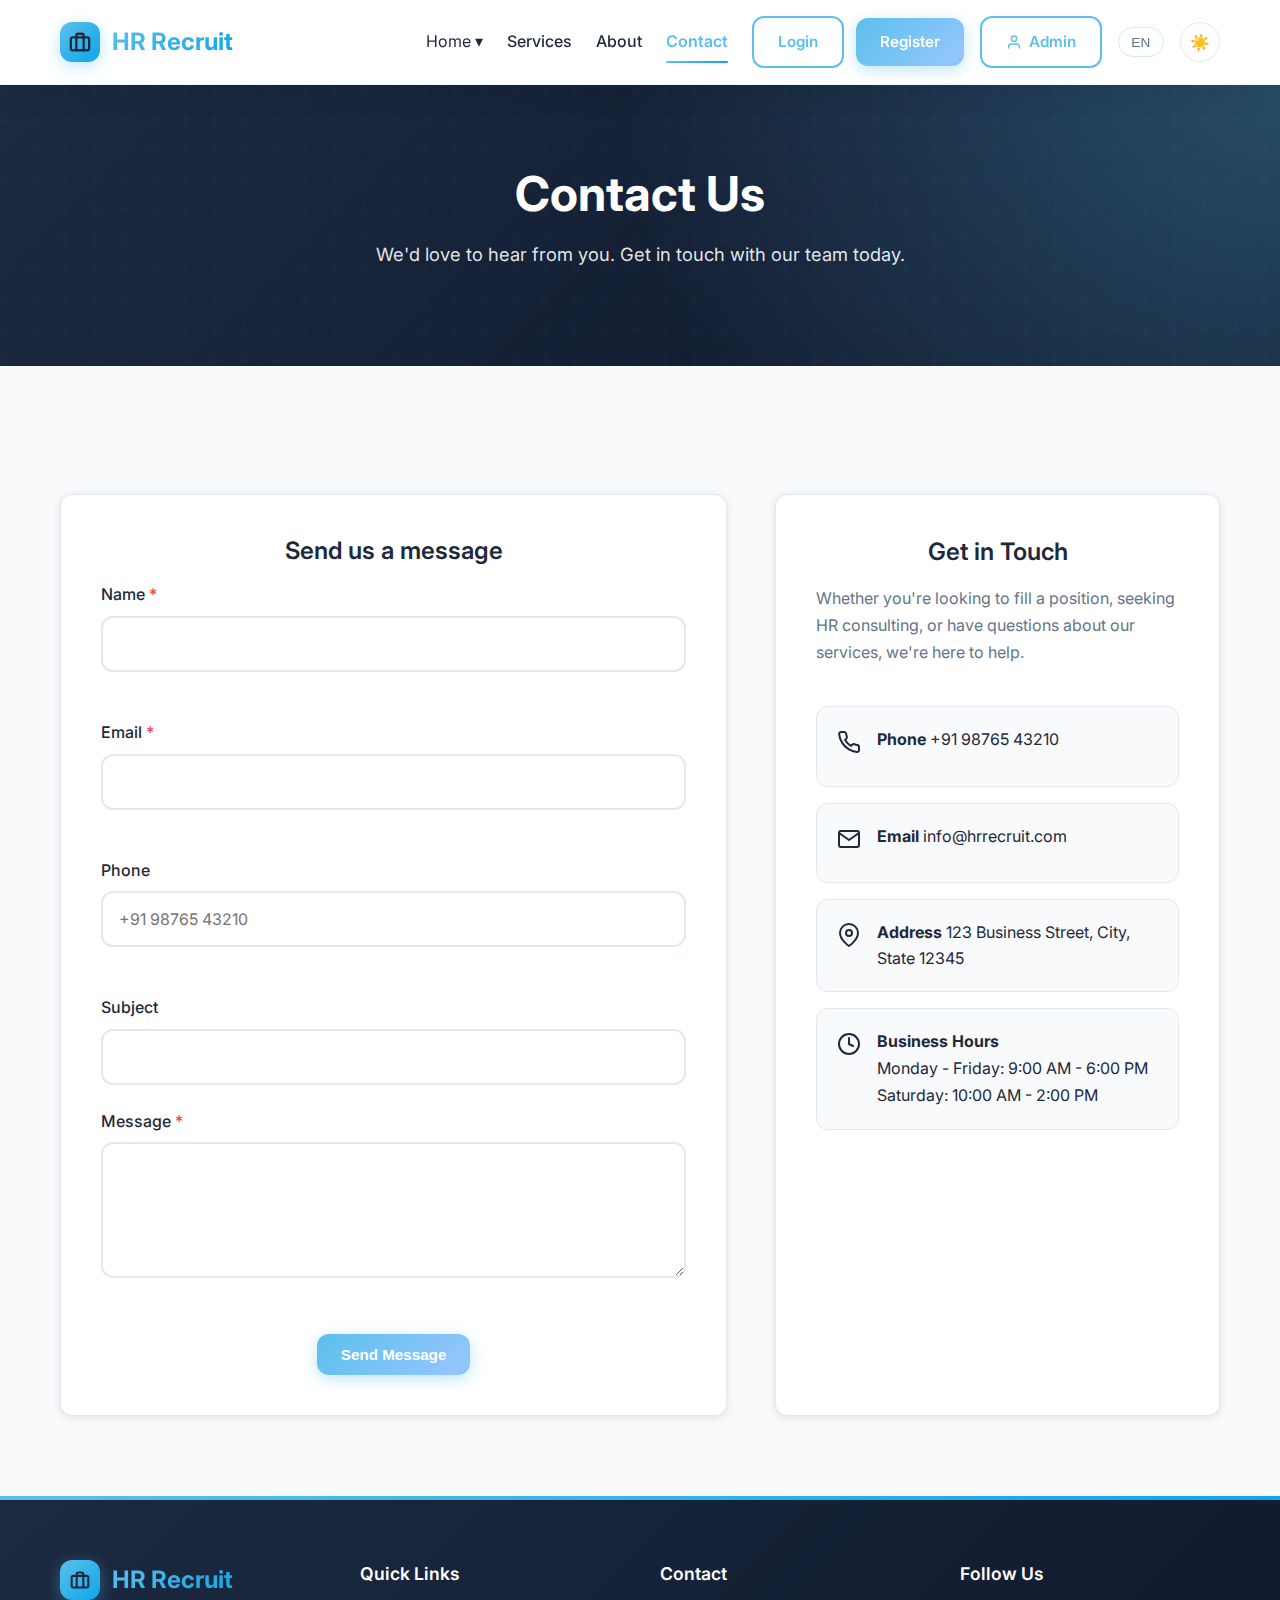
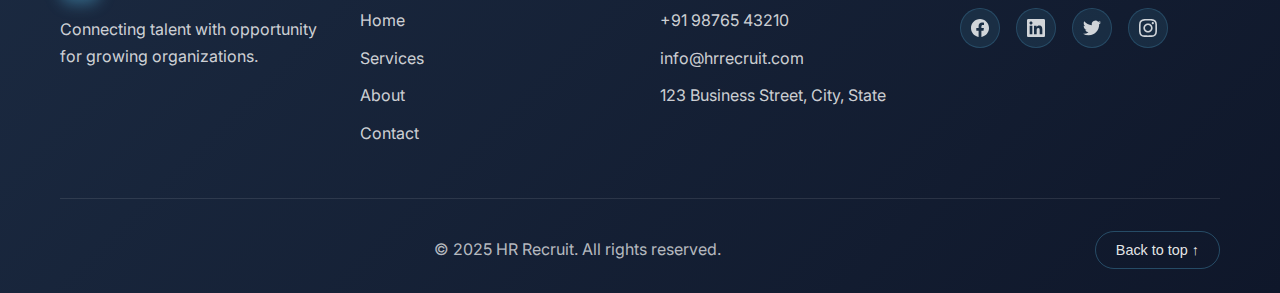
<file: contact.html>
<!DOCTYPE html>
<html lang="en">
<head>
    <meta charset="UTF-8">
    <meta name="viewport" content="width=device-width, initial-scale=1.0">
    <meta name="description" content="Contact HR Recruit - Get in touch with our team">
    <title>Contact Us | HR Recruitment Agency</title>
    <link rel="icon" type="image/svg+xml" href="data:image/svg+xml,<svg xmlns='http://www.w3.org/2000/svg' viewBox='0 0 24 24' fill='none' stroke='%235BC0EB' stroke-width='2.5' stroke-linecap='round' stroke-linejoin='round'><rect x='2' y='7' width='20' height='14' rx='2' ry='2'/><path d='M16 21V5a2 2 0 0 0-2-2h-4a2 2 0 0 0-2 2v16'/></svg>">
    <link rel="stylesheet" href="styles.css">
    <link rel="preconnect" href="https://fonts.googleapis.com">
    <link rel="preconnect" href="https://fonts.gstatic.com" crossorigin>
    <link href="https://fonts.googleapis.com/css2?family=Inter:wght@300;400;500;600;700&display=swap" rel="stylesheet">
</head>
<body>
    <!-- Header & Navigation -->
    <header class="header">
        <nav class="navbar" role="navigation" aria-label="Main navigation">
            <div class="nav-container">
                <a href="index.html" class="logo" aria-label="Home">
                    <div class="logo-icon-wrapper">
                        <svg width="22" height="22" viewBox="0 0 24 24" fill="none" stroke="#1B2A41" stroke-width="2.5" stroke-linecap="round" stroke-linejoin="round">
                            <rect x="2" y="7" width="20" height="14" rx="2" ry="2"></rect>
                            <path d="M16 21V5a2 2 0 0 0-2-2h-4a2 2 0 0 0-2 2v16"></path>
                        </svg>
                    </div>
                    <span class="logo-text">HR Recruit</span>
                </a>
                <div class="header-actions">
                    <ul class="nav-menu">
                        <li class="home-dropdown">
                            <button type="button" class="home-dropdown-label">Home ▾</button>
                            <ul class="home-dropdown-menu">
                                <li><a href="index.html" class="nav-link">Classic</a></li>
                                <li><a href="home-alt.html" class="nav-link">Modern</a></li>
                            </ul>
                        </li>
                        <li><a href="services.html" class="nav-link">Services</a></li>
                        <li><a href="about.html" class="nav-link">About</a></li>
                        <li><a href="contact.html" class="nav-link active">Contact</a></li>
                        <li class="nav-auth">
                            <a href="login.html" class="btn btn-outline-primary nav-auth-btn">Login</a>
                            <a href="register.html" class="btn btn-primary nav-auth-btn">Register</a>
                        </li>
                        <li class="nav-admin">
                            <a href="dashboard.html" class="btn btn-outline-primary nav-auth-btn">
                                <svg width="16" height="16" viewBox="0 0 24 24" fill="none" stroke="currentColor" stroke-width="2" stroke-linecap="round" stroke-linejoin="round">
                                    <path d="M20 21v-2a4 4 0 0 0-4-4H8a4 4 0 0 0-4 4v2"></path>
                                    <circle cx="12" cy="7" r="4"></circle>
                                </svg>
                                <span>Admin</span>
                            </a>
                        </li>
                    </ul>
                    <a href="dashboard.html" class="btn btn-outline-primary admin-btn" aria-label="Admin dashboard">
                        <svg width="16" height="16" viewBox="0 0 24 24" fill="none" stroke="currentColor" stroke-width="2" stroke-linecap="round" stroke-linejoin="round">
                            <path d="M20 21v-2a4 4 0 0 0-4-4H8a4 4 0 0 0-4 4v2"></path>
                            <circle cx="12" cy="7" r="4"></circle>
                        </svg>
                        <span>Admin</span>
                    </a>
                    <button id="langToggle" class="lang-toggle" type="button" aria-label="Language toggle">EN</button>
                    <button class="theme-toggle" type="button" aria-label="Toggle dark mode">
                        <span class="theme-toggle-icon">☀️</span>
                    </button>
                    <button class="mobile-menu-toggle" aria-label="Toggle menu" aria-expanded="false">
                        <span></span>
                        <span></span>
                        <span></span>
                    </button>
                </div>
            </div>
        </nav>
    </header>

    <section class="page-header">
        <div class="container">
            <h1 data-en="Contact Us" data-ar="اتصل بنا">Contact Us</h1>
            <p data-en="We'd love to hear from you. Get in touch with our team today." data-ar="نود أن نسمع منك. تواصل مع فريقنا اليوم.">We'd love to hear from you. Get in touch with our team today.</p>
        </div>
    </section>

    <section class="contact">
        <div class="container">
            <div class="contact-wrapper">
                <form class="contact-form" id="contactForm" aria-label="Contact form">
                    <h2 class="contact-form-heading" data-en="Send us a message" data-ar="أرسل لنا رسالة">Send us a message</h2>
                    <div class="form-group">
                        <label for="name">Name <span class="required">*</span></label>
                        <input type="text" id="name" name="name" required aria-required="true">
                        <span class="error-message" id="nameError"></span>
                    </div>
                    <div class="form-group">
                        <label for="email">Email <span class="required">*</span></label>
                        <input type="email" id="email" name="email" required aria-required="true">
                        <span class="error-message" id="emailError"></span>
                    </div>
                    <div class="form-group">
                        <label for="phone">Phone</label>
                        <input type="tel" id="phone" name="phone" placeholder="+91 98765 43210">
                        <span class="error-message" id="phoneError"></span>
                    </div>
                    <div class="form-group">
                        <label for="subject">Subject</label>
                        <input type="text" id="subject" name="subject">
                    </div>
                    <div class="form-group form-group-message">
                        <label for="message">Message <span class="required">*</span></label>
                        <textarea id="message" name="message" rows="5" required aria-required="true"></textarea>
                        <span class="error-message" id="messageError"></span>
                    </div>
                    <div class="form-group form-group-spam">
                        <input type="checkbox" id="spam-check" name="spam-check" style="display: none;" tabindex="-1" aria-hidden="true">
                    </div>
                    <button type="submit" class="btn btn-primary" data-en="Send Message" data-ar="إرسال الرسالة">Send Message</button>
                    <div class="form-message" id="formMessage" role="alert"></div>
                </form>
                <div class="contact-info">
                    <h3 data-en="Get in Touch" data-ar="تواصل معنا">Get in Touch</h3>
                    <p data-en="Whether you're looking to fill a position, seeking HR consulting, or have questions about our services, we're here to help." data-ar="سواء كنت تبحث عن ملء منصب، أو تسعى للحصول على استشارات الموارد البشرية، أو لديك أسئلة حول خدماتنا، نحن هنا للمساعدة.">Whether you're looking to fill a position, seeking HR consulting, or have questions about our services, we're here to help.</p>
                    <div class="contact-details">
                        <div class="contact-item">
                            <span class="contact-icon">
                                <svg xmlns="http://www.w3.org/2000/svg" width="24" height="24" viewBox="0 0 24 24" fill="none" stroke="currentColor" stroke-width="2" stroke-linecap="round" stroke-linejoin="round">
                                    <path d="M22 16.92v3a2 2 0 0 1-2.18 2 19.79 19.79 0 0 1-8.63-3.07 19.5 19.5 0 0 1-6-6 19.79 19.79 0 0 1-3.07-8.67A2 2 0 0 1 4.11 2h3a2 2 0 0 1 2 1.72 12.84 12.84 0 0 0 .7 2.81 2 2 0 0 1-.45 2.11L8.09 9.91a16 16 0 0 0 6 6l1.27-1.27a2 2 0 0 1 2.11-.45 12.84 12.84 0 0 0 2.81.7A2 2 0 0 1 22 16.92z"></path>
                                </svg>
                            </span>
                            <div>
                                <strong>Phone</strong>
                                <a href="tel:+919876543210" class="contact-link" style="white-space: nowrap;">+91 98765 43210</a>
                            </div>
                        </div>
                        <div class="contact-item">
                            <span class="contact-icon">
                                <svg xmlns="http://www.w3.org/2000/svg" width="24" height="24" viewBox="0 0 24 24" fill="none" stroke="currentColor" stroke-width="2" stroke-linecap="round" stroke-linejoin="round">
                                    <path d="M4 4h16c1.1 0 2 .9 2 2v12c0 1.1-.9 2-2 2H4c-1.1 0-2-.9-2-2V6c0-1.1.9-2 2-2z"></path>
                                    <polyline points="22,6 12,13 2,6"></polyline>
                                </svg>
                            </span>
                            <div>
                                <strong>Email</strong>
                                <a href="mailto:info@hrrecruit.com" class="contact-link">info@hrrecruit.com</a>
                            </div>
                        </div>
                        <div class="contact-item">
                            <span class="contact-icon">
                                <svg xmlns="http://www.w3.org/2000/svg" width="24" height="24" viewBox="0 0 24 24" fill="none" stroke="currentColor" stroke-width="2" stroke-linecap="round" stroke-linejoin="round">
                                    <path d="M21 10c0 7-9 13-9 13s-9-6-9-13a9 9 0 0 1 18 0z"></path>
                                    <circle cx="12" cy="10" r="3"></circle>
                                </svg>
                            </span>
                            <div>
                                <strong>Address</strong>
                                <a href="https://maps.google.com" target="_blank" rel="noopener noreferrer" class="contact-link">123 Business Street, City, State 12345</a>
                            </div>
                        </div>
                        <div class="contact-item">
                            <span class="contact-icon">
                                <svg xmlns="http://www.w3.org/2000/svg" width="24" height="24" viewBox="0 0 24 24" fill="none" stroke="currentColor" stroke-width="2" stroke-linecap="round" stroke-linejoin="round">
                                    <circle cx="12" cy="12" r="10"></circle>
                                    <polyline points="12 6 12 12 16 14"></polyline>
                                </svg>
                            </span>
                            <div>
                                <strong>Business Hours</strong>
                                <p class="contact-link" style="margin: 0;">Monday - Friday: 9:00 AM - 6:00 PM<br>Saturday: 10:00 AM - 2:00 PM</p>
                            </div>
                        </div>
                    </div>
                </div>
            </div>
        </div>
    </section>

    <footer class="footer">
        <div class="container">
            <div class="footer-content">
                <div class="footer-section">
                    <a href="index.html" class="logo" aria-label="Home">
                        <div class="logo-icon-wrapper">
                            <svg width="20" height="20" viewBox="0 0 24 24" fill="none" stroke="#1B2A41" stroke-width="2.5" stroke-linecap="round" stroke-linejoin="round">
                                <rect x="2" y="7" width="20" height="14" rx="2" ry="2"></rect>
                                <path d="M16 21V5a2 2 0 0 0-2-2h-4a2 2 0 0 0-2 2v16"></path>
                            </svg>
                        </div>
                        <span class="logo-text">HR Recruit</span>
                    </a>
                    <p style="max-width: 280px; margin-top: 1rem;">Connecting talent with opportunity for growing organizations.</p>
                </div>
                <div class="footer-section">
                    <h4>Quick Links</h4>
                    <ul class="footer-links">
                        <li><a href="index.html">Home</a></li>
                        <li><a href="services.html">Services</a></li>
                        <li><a href="about.html">About</a></li>
                        <li><a href="contact.html">Contact</a></li>
                    </ul>
                </div>
                <div class="footer-section">
                    <h4>Contact</h4>
                    <ul class="footer-contact">
                        <li><a href="tel:+919876543210">+91 98765 43210</a></li>
                        <li><a href="mailto:info@hrrecruit.com">info@hrrecruit.com</a></li>
                        <li><a href="https://maps.google.com" target="_blank" rel="noopener noreferrer">123 Business Street, City, State</a></li>
                    </ul>
                </div>
                <div class="footer-section">
                    <h4>Follow Us</h4>
                    <div class="footer-social">
                        <a href="https://facebook.com" target="_blank" rel="noopener noreferrer" aria-label="Facebook" class="footer-social-icon"><svg width="18" height="18" viewBox="0 0 24 24" fill="currentColor"><path d="M24 12.073c0-6.627-5.373-12-12-12s-12 5.373-12 12c0 5.99 4.388 10.954 10.125 11.854v-8.385H7.078v-3.47h3.047V9.43c0-3.007 1.792-4.669 4.533-4.669 1.312 0 2.686.235 2.686.235v2.953H15.83c-1.491 0-1.956.925-1.956 1.874v2.25h3.328l-.532 3.47h-2.796v8.385C19.612 23.027 24 18.062 24 12.073z"/></svg></a>
                        <a href="https://linkedin.com" target="_blank" rel="noopener noreferrer" aria-label="LinkedIn" class="footer-social-icon"><svg width="18" height="18" viewBox="0 0 24 24" fill="currentColor"><path d="M20.447 20.452h-3.554v-5.569c0-1.328-.027-3.037-1.852-3.037-1.853 0-2.136 1.445-2.136 2.939v5.667H9.351V9h3.414v1.561h.046c.477-.9 1.637-1.85 3.37-1.85 3.601 0 4.267 2.37 4.267 5.455v6.286zM5.337 7.433c-1.144 0-2.063-.926-2.063-2.065 0-1.138.92-2.063 2.063-2.063 1.14 0 2.064.925 2.064 2.063 0 1.139-.925 2.065-2.064 2.065zm1.782 13.019H3.555V9h3.564v11.452zM22.225 0H1.771C.792 0 0 .774 0 1.729v20.542C0 23.227.792 24 1.771 24h20.451C23.2 24 24 23.227 24 22.271V1.729C24 .774 23.2 0 22.222 0h.003z"/></svg></a>
                        <a href="https://twitter.com" target="_blank" rel="noopener noreferrer" aria-label="Twitter" class="footer-social-icon"><svg width="18" height="18" viewBox="0 0 24 24" fill="currentColor"><path d="M23.953 4.57a10 10 0 01-2.825.775 4.958 4.958 0 002.163-2.723c-.951.555-2.005.959-3.127 1.184a4.92 4.92 0 00-8.384 4.482C7.69 8.095 4.067 6.13 1.64 3.162a4.822 4.822 0 00-.666 2.475c0 1.71.87 3.213 2.188 4.096a4.904 4.904 0 01-2.228-.616v.06a4.923 4.923 0 003.946 4.827 4.996 4.996 0 01-2.212.085 4.936 4.936 0 004.604 3.417 9.867 9.867 0 01-6.102 2.105c-.39 0-.779-.023-1.17-.067a13.995 13.995 0 007.557 2.209c9.053 0 13.998-7.496 13.998-13.985 0-.21 0-.42-.015-.63A9.935 9.935 0 0024 4.59z"/></svg></a>
                        <a href="https://instagram.com" target="_blank" rel="noopener noreferrer" aria-label="Instagram" class="footer-social-icon"><svg width="18" height="18" viewBox="0 0 24 24" fill="currentColor"><path d="M12 2.163c3.204 0 3.584.012 4.85.07 3.252.148 4.771 1.691 4.919 4.919.058 1.265.069 1.645.069 4.849 0 3.205-.012 3.584-.069 4.849-.149 3.225-1.664 4.771-4.919 4.919-1.266.058-1.644.07-4.85.07-3.204 0-3.584-.012-4.849-.07-3.26-.149-4.771-1.699-4.919-4.92-.058-1.265-.07-1.644-.07-4.849 0-3.204.013-3.583.07-4.849.149-3.227 1.664-4.771 4.919-4.919 1.266-.057 1.645-.069 4.849-.069zm0-2.163c-3.259 0-3.667.014-4.947.072-4.358.2-6.78 2.618-6.98 6.98-.059 1.281-.073 1.689-.073 4.948 0 3.259.014 3.668.072 4.948.2 4.358 2.618 6.78 6.98 6.98 1.281.058 1.689.072 4.948.072 3.259 0 3.668-.014 4.948-.072 4.354-.2 6.782-2.618 6.979-6.98.059-1.28.073-1.689.073-4.948 0-3.259-.014-3.667-.072-4.947-.196-4.354-2.617-6.78-6.979-6.98-1.281-.059-1.69-.073-4.949-.073zm0 5.838c-3.403 0-6.162 2.759-6.162 6.162s2.759 6.163 6.162 6.163 6.162-2.759 6.162-6.163c0-3.403-2.759-6.162-6.162-6.162zm0 10.162c-2.209 0-4-1.79-4-4 0-2.209 1.791-4 4-4s4 1.791 4 4c0 2.21-1.791 4-4 4zm6.406-11.845c-.796 0-1.441.645-1.441 1.44s.645 1.44 1.441 1.44c.795 0 1.439-.645 1.439-1.44s-.644-1.44-1.439-1.44z"/></svg></a>
                    </div>
                </div>
            </div>
            <div class="footer-bottom">
                <p>&copy; 2025 HR Recruit. All rights reserved.</p>
                <button type="button" class="back-to-top">Back to top ↑</button>
            </div>
        </div>
    </footer>

    <script src="script.js"></script>
</body>
</html>
</file>
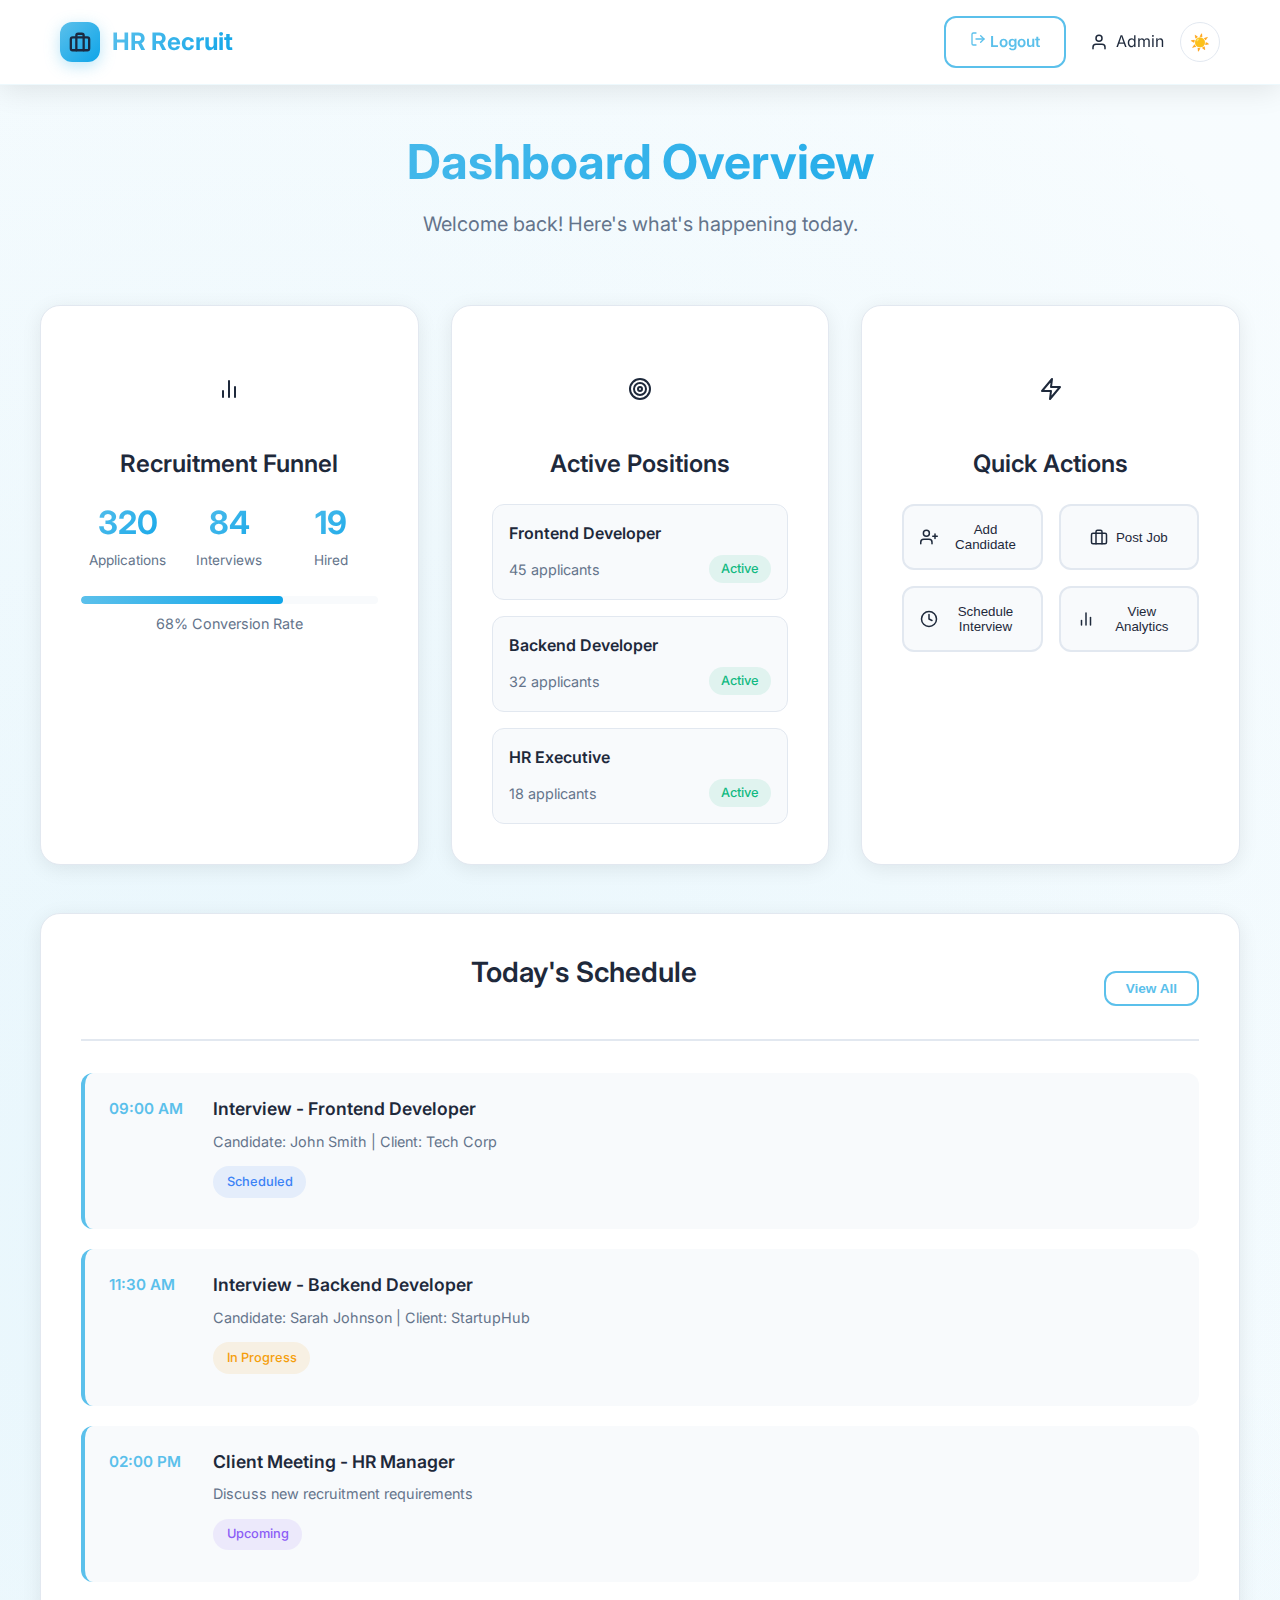
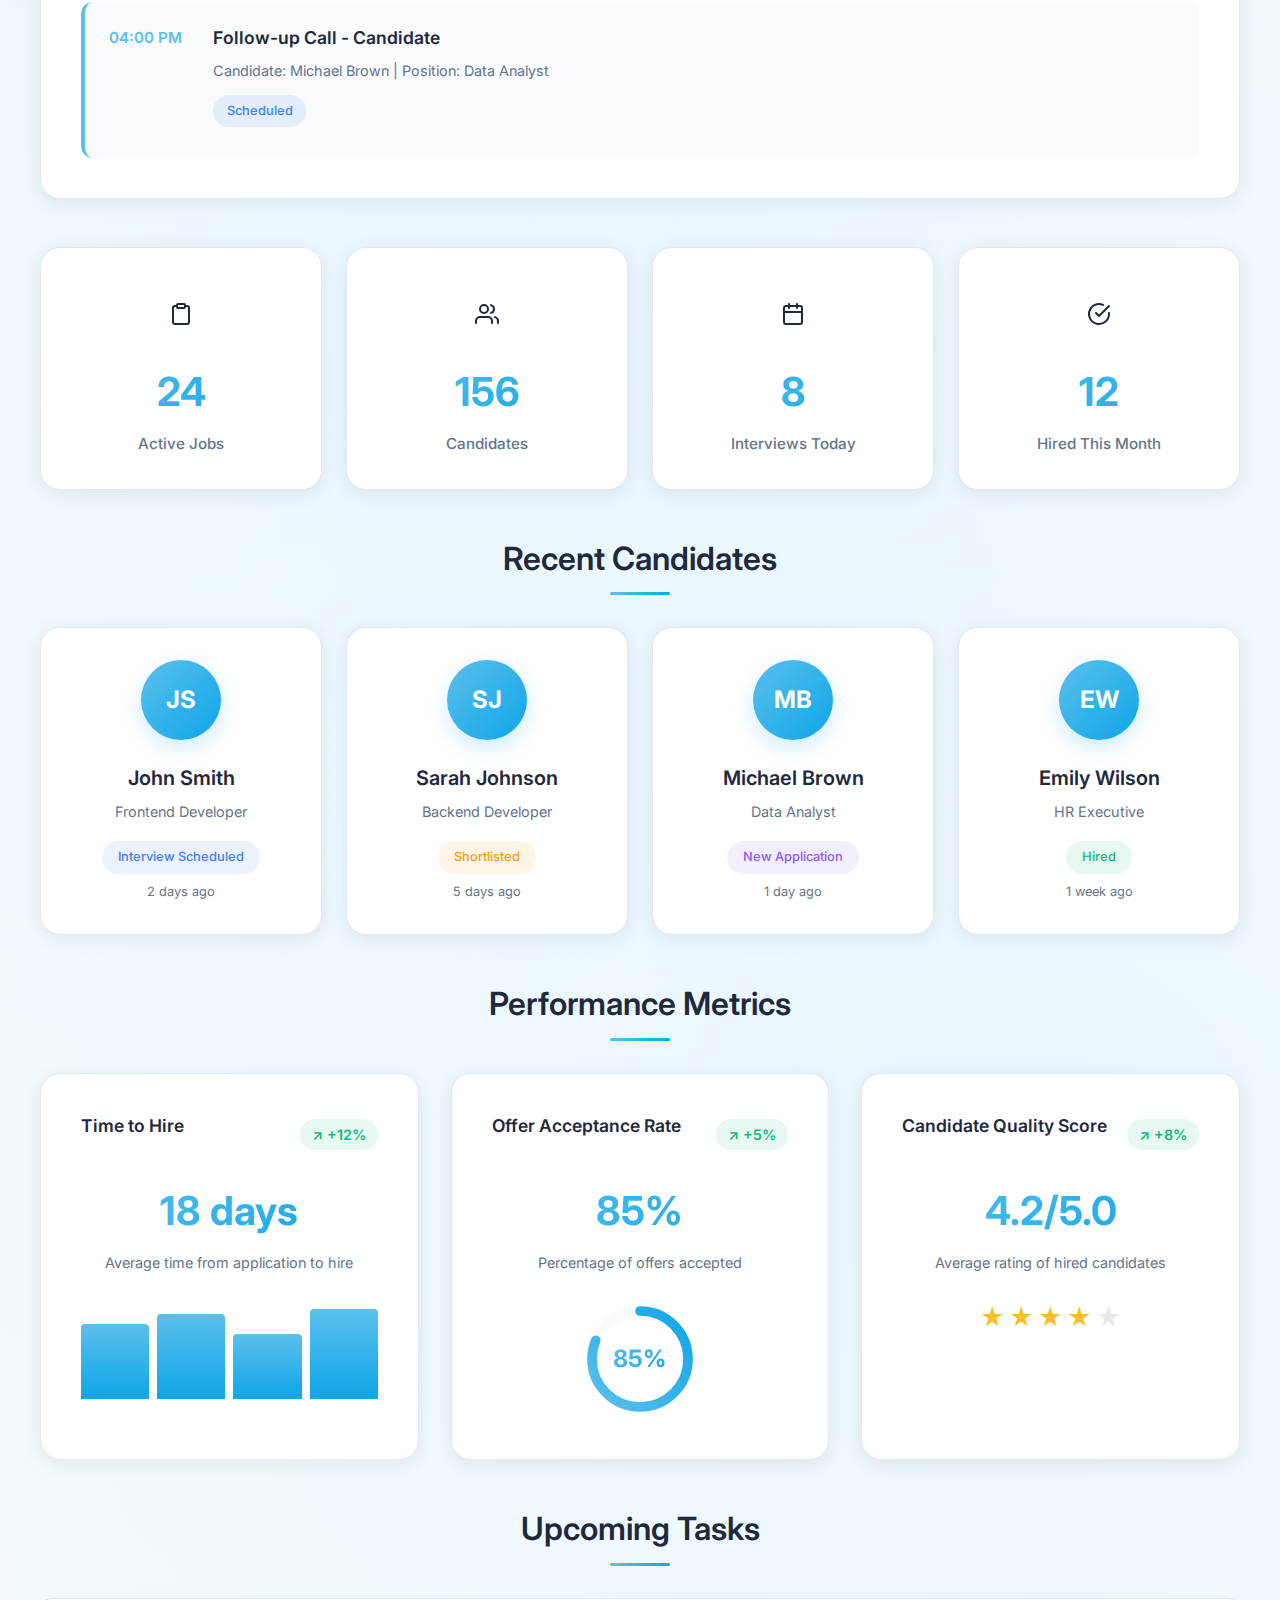
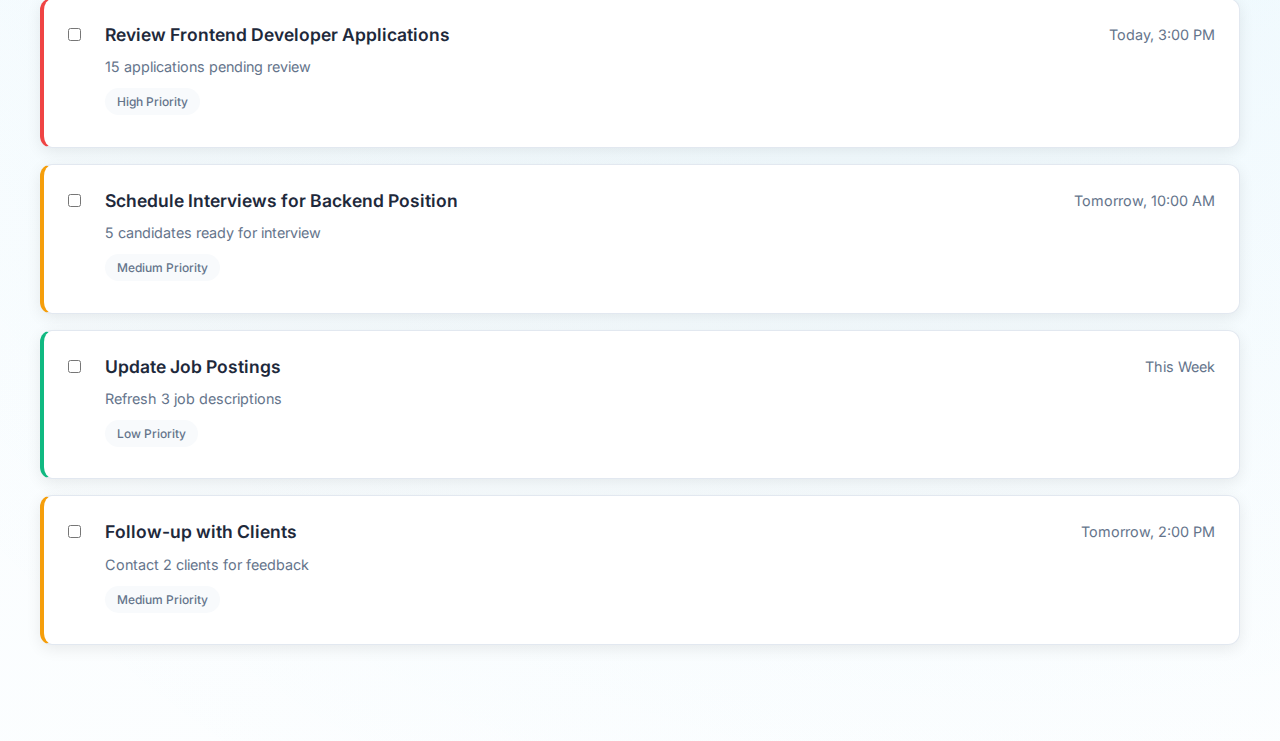
<file: dashboard.html>
<!DOCTYPE html>
<html lang="en">

<head>
    <meta charset="UTF-8">
    <meta name="viewport" content="width=device-width, initial-scale=1.0">
    <meta name="description" content="HR Recruit Admin Dashboard">
    <title>Dashboard | HR Recruit</title>
    <link rel="icon" type="image/svg+xml"
        href="data:image/svg+xml,<svg xmlns='http://www.w3.org/2000/svg' viewBox='0 0 24 24' fill='none' stroke='%235BC0EB' stroke-width='2.5' stroke-linecap='round' stroke-linejoin='round'><rect x='2' y='7' width='20' height='14' rx='2' ry='2'/><path d='M16 21V5a2 2 0 0 0-2-2h-4a2 2 0 0 0-2 2v16'/></svg>">
    <link rel="stylesheet" href="styles.css">
    <link rel="preconnect" href="https://fonts.googleapis.com">
    <link rel="preconnect" href="https://fonts.gstatic.com" crossorigin>
    <link href="https://fonts.googleapis.com/css2?family=Inter:wght@300;400;500;600;700&display=swap" rel="stylesheet">
</head>

<body>
    <!-- Dashboard Header -->
    <header class="header dashboard-header">
        <nav class="navbar" role="navigation" aria-label="Dashboard navigation">
            <div class="nav-container">
                <a href="index.html" class="logo" aria-label="Home">
                    <div class="logo-icon-wrapper">
                        <svg width="22" height="22" viewBox="0 0 24 24" fill="none" stroke="#1B2A41" stroke-width="2.5"
                            stroke-linecap="round" stroke-linejoin="round">
                            <rect x="2" y="7" width="20" height="14" rx="2" ry="2"></rect>
                            <path d="M16 21V5a2 2 0 0 0-2-2h-4a2 2 0 0 0-2 2v16"></path>
                        </svg>
                    </div>
                    <span class="logo-text">HR Recruit</span>
                </a>
                <div class="header-actions">
                    <ul class="nav-menu">
                        <li class="nav-auth">
                            <a href="index.html" class="btn btn-outline-primary nav-auth-btn">
                                <svg width="16" height="16" viewBox="0 0 24 24" fill="none" stroke="currentColor"
                                    stroke-width="2" stroke-linecap="round" stroke-linejoin="round">
                                    <path d="M9 21H5a2 2 0 0 1-2-2V5a2 2 0 0 1 2-2h4"></path>
                                    <polyline points="16 17 21 12 16 7"></polyline>
                                    <line x1="21" y1="12" x2="9" y2="12"></line>
                                </svg>
                                <span>Logout</span>
                            </a>
                        </li>
                        <li>
                            <div class="admin-badge">
                                <svg width="18" height="18" viewBox="0 0 24 24" fill="none" stroke="currentColor"
                                    stroke-width="2" stroke-linecap="round" stroke-linejoin="round">
                                    <path d="M20 21v-2a4 4 0 0 0-4-4H8a4 4 0 0 0-4 4v2"></path>
                                    <circle cx="12" cy="7" r="4"></circle>
                                </svg>
                                <span>Admin</span>
                            </div>
                        </li>
                    </ul>
                    <button class="theme-toggle" type="button" aria-label="Toggle dark mode">
                        <span class="theme-toggle-icon">☀️</span>
                    </button>
                    <button class="mobile-menu-toggle" aria-label="Toggle menu" aria-expanded="false">
                        <span></span>
                        <span></span>
                        <span></span>
                    </button>
                </div>
            </div>
        </nav>
    </header>

    <!-- Dashboard Content -->
    <main class="dashboard-main">
        <div class="dashboard-container">
            <!-- Main Content Area -->
            <div class="dashboard-content">
                <div class="dashboard-header-section">
                    <h1 class="dashboard-title">Dashboard Overview</h1>
                    <p class="dashboard-subtitle">Welcome back! Here's what's happening today.</p>
                </div>

                <!-- Additional Dashboard Info Section -->
                <section class="dashboard-info-grid">
                    <div class="info-card">
                        <div class="info-icon">
                            <svg xmlns="http://www.w3.org/2000/svg" width="24" height="24" viewBox="0 0 24 24"
                                fill="none" stroke="currentColor" stroke-width="2" stroke-linecap="round"
                                stroke-linejoin="round">
                                <line x1="18" y1="20" x2="18" y2="10"></line>
                                <line x1="12" y1="20" x2="12" y2="4"></line>
                                <line x1="6" y1="20" x2="6" y2="14"></line>
                            </svg>
                        </div>
                        <h3>Recruitment Funnel</h3>
                        <div class="info-stats">
                            <div class="info-stat-item">
                                <span class="info-stat-value">320</span>
                                <span class="info-stat-label">Applications</span>
                            </div>
                            <div class="info-stat-item">
                                <span class="info-stat-value">84</span>
                                <span class="info-stat-label">Interviews</span>
                            </div>
                            <div class="info-stat-item">
                                <span class="info-stat-value">19</span>
                                <span class="info-stat-label">Hired</span>
                            </div>
                        </div>
                        <div class="info-progress">
                            <div class="progress-bar">
                                <div class="progress-fill" style="width: 68%"></div>
                            </div>
                            <span class="progress-text">68% Conversion Rate</span>
                        </div>
                    </div>

                    <div class="info-card">
                        <div class="info-icon">
                            <svg xmlns="http://www.w3.org/2000/svg" width="24" height="24" viewBox="0 0 24 24"
                                fill="none" stroke="currentColor" stroke-width="2" stroke-linecap="round"
                                stroke-linejoin="round">
                                <circle cx="12" cy="12" r="10"></circle>
                                <circle cx="12" cy="12" r="6"></circle>
                                <circle cx="12" cy="12" r="2"></circle>
                            </svg>
                        </div>
                        <h3>Active Positions</h3>
                        <div class="position-list">
                            <div class="position-item">
                                <div class="position-title">Frontend Developer</div>
                                <div class="position-meta">
                                    <span class="position-applicants">45 applicants</span>
                                    <span class="position-status status-active">Active</span>
                                </div>
                            </div>
                            <div class="position-item">
                                <div class="position-title">Backend Developer</div>
                                <div class="position-meta">
                                    <span class="position-applicants">32 applicants</span>
                                    <span class="position-status status-active">Active</span>
                                </div>
                            </div>
                            <div class="position-item">
                                <div class="position-title">HR Executive</div>
                                <div class="position-meta">
                                    <span class="position-applicants">18 applicants</span>
                                    <span class="position-status status-active">Active</span>
                                </div>
                            </div>
                        </div>
                    </div>

                    <div class="info-card">
                        <div class="info-icon">
                            <svg xmlns="http://www.w3.org/2000/svg" width="24" height="24" viewBox="0 0 24 24"
                                fill="none" stroke="currentColor" stroke-width="2" stroke-linecap="round"
                                stroke-linejoin="round">
                                <polygon points="13 2 3 14 12 14 11 22 21 10 12 10 13 2"></polygon>
                            </svg>
                        </div>
                        <h3>Quick Actions</h3>
                        <div class="action-buttons">
                            <button class="action-btn">
                                <svg width="18" height="18" viewBox="0 0 24 24" fill="none" stroke="currentColor"
                                    stroke-width="2" stroke-linecap="round" stroke-linejoin="round">
                                    <path d="M16 21v-2a4 4 0 0 0-4-4H5a4 4 0 0 0-4 4v2"></path>
                                    <circle cx="8.5" cy="7" r="4"></circle>
                                    <line x1="20" y1="8" x2="20" y2="14"></line>
                                    <line x1="23" y1="11" x2="17" y2="11"></line>
                                </svg>
                                Add Candidate
                            </button>
                            <button class="action-btn">
                                <svg width="18" height="18" viewBox="0 0 24 24" fill="none" stroke="currentColor"
                                    stroke-width="2" stroke-linecap="round" stroke-linejoin="round">
                                    <rect x="2" y="7" width="20" height="14" rx="2" ry="2"></rect>
                                    <path d="M16 21V5a2 2 0 0 0-2-2h-4a2 2 0 0 0-2 2v16"></path>
                                </svg>
                                Post Job
                            </button>
                            <button class="action-btn">
                                <svg width="18" height="18" viewBox="0 0 24 24" fill="none" stroke="currentColor"
                                    stroke-width="2" stroke-linecap="round" stroke-linejoin="round">
                                    <circle cx="12" cy="12" r="10"></circle>
                                    <polyline points="12 6 12 12 16 14"></polyline>
                                </svg>
                                Schedule Interview
                            </button>
                            <button class="action-btn">
                                <svg width="18" height="18" viewBox="0 0 24 24" fill="none" stroke="currentColor"
                                    stroke-width="2" stroke-linecap="round" stroke-linejoin="round">
                                    <line x1="18" y1="20" x2="18" y2="10"></line>
                                    <line x1="12" y1="20" x2="12" y2="4"></line>
                                    <line x1="6" y1="20" x2="6" y2="14"></line>
                                </svg>
                                View Analytics
                            </button>
                        </div>
                    </div>
                </section>

                <!-- Schedule Panel -->
                <section class="schedule-panel">
                    <div class="panel-header">
                        <h2 class="panel-title">Today's Schedule</h2>
                        <button class="btn btn-outline-primary btn-sm">View All</button>
                    </div>
                    <div class="schedule-content">
                        <div class="schedule-item">
                            <div class="schedule-time">09:00 AM</div>
                            <div class="schedule-details">
                                <h3>Interview - Frontend Developer</h3>
                                <p>Candidate: John Smith | Client: Tech Corp</p>
                                <span class="schedule-status status-scheduled">Scheduled</span>
                            </div>
                        </div>
                        <div class="schedule-item">
                            <div class="schedule-time">11:30 AM</div>
                            <div class="schedule-details">
                                <h3>Interview - Backend Developer</h3>
                                <p>Candidate: Sarah Johnson | Client: StartupHub</p>
                                <span class="schedule-status status-in-progress">In Progress</span>
                            </div>
                        </div>
                        <div class="schedule-item">
                            <div class="schedule-time">02:00 PM</div>
                            <div class="schedule-details">
                                <h3>Client Meeting - HR Manager</h3>
                                <p>Discuss new recruitment requirements</p>
                                <span class="schedule-status status-upcoming">Upcoming</span>
                            </div>
                        </div>
                        <div class="schedule-item">
                            <div class="schedule-time">04:00 PM</div>
                            <div class="schedule-details">
                                <h3>Follow-up Call - Candidate</h3>
                                <p>Candidate: Michael Brown | Position: Data Analyst</p>
                                <span class="schedule-status status-scheduled">Scheduled</span>
                            </div>
                        </div>
                    </div>
                </section>

                <!-- Quick Stats -->
                <section class="dashboard-stats">
                    <div class="stat-card">
                        <div class="stat-icon">
                            <svg xmlns="http://www.w3.org/2000/svg" width="24" height="24" viewBox="0 0 24 24"
                                fill="none" stroke="currentColor" stroke-width="2" stroke-linecap="round"
                                stroke-linejoin="round">
                                <path d="M16 4h2a2 2 0 0 1 2 2v14a2 2 0 0 1-2 2H6a2 2 0 0 1-2-2V6a2 2 0 0 1 2-2h2">
                                </path>
                                <rect x="8" y="2" width="8" height="4" rx="1" ry="1"></rect>
                            </svg>
                        </div>
                        <div class="stat-info">
                            <div class="stat-value">24</div>
                            <div class="stat-label">Active Jobs</div>
                        </div>
                    </div>
                    <div class="stat-card">
                        <div class="stat-icon">
                            <svg xmlns="http://www.w3.org/2000/svg" width="24" height="24" viewBox="0 0 24 24"
                                fill="none" stroke="currentColor" stroke-width="2" stroke-linecap="round"
                                stroke-linejoin="round">
                                <path d="M17 21v-2a4 4 0 0 0-4-4H5a4 4 0 0 0-4 4v2"></path>
                                <circle cx="9" cy="7" r="4"></circle>
                                <path d="M23 21v-2a4 4 0 0 0-3-3.87"></path>
                                <path d="M16 3.13a4 4 0 0 1 0 7.75"></path>
                            </svg>
                        </div>
                        <div class="stat-info">
                            <div class="stat-value">156</div>
                            <div class="stat-label">Candidates</div>
                        </div>
                    </div>
                    <div class="stat-card">
                        <div class="stat-icon">
                            <svg xmlns="http://www.w3.org/2000/svg" width="24" height="24" viewBox="0 0 24 24"
                                fill="none" stroke="currentColor" stroke-width="2" stroke-linecap="round"
                                stroke-linejoin="round">
                                <rect x="3" y="4" width="18" height="18" rx="2" ry="2"></rect>
                                <line x1="16" y1="2" x2="16" y2="6"></line>
                                <line x1="8" y1="2" x2="8" y2="6"></line>
                                <line x1="3" y1="10" x2="21" y2="10"></line>
                            </svg>
                        </div>
                        <div class="stat-info">
                            <div class="stat-value">8</div>
                            <div class="stat-label">Interviews Today</div>
                        </div>
                    </div>
                    <div class="stat-card">
                        <div class="stat-icon">
                            <svg xmlns="http://www.w3.org/2000/svg" width="24" height="24" viewBox="0 0 24 24"
                                fill="none" stroke="currentColor" stroke-width="2" stroke-linecap="round"
                                stroke-linejoin="round">
                                <path d="M22 11.08V12a10 10 0 1 1-5.93-9.14"></path>
                                <polyline points="22 4 12 14.01 9 11.01"></polyline>
                            </svg>
                        </div>
                        <div class="stat-info">
                            <div class="stat-value">12</div>
                            <div class="stat-label">Hired This Month</div>
                        </div>
                    </div>
                </section>

                <!-- Recent Candidates Section -->
                <section class="dashboard-info-section">
                    <h2 class="section-title">Recent Candidates</h2>
                    <div class="candidates-grid">
                        <div class="candidate-card">
                            <div class="candidate-avatar">JS</div>
                            <div class="candidate-info">
                                <h3>John Smith</h3>
                                <p class="candidate-role">Frontend Developer</p>
                                <div class="candidate-status">
                                    <span class="status-badge status-interview">Interview Scheduled</span>
                                    <span class="candidate-date">2 days ago</span>
                                </div>
                            </div>
                        </div>
                        <div class="candidate-card">
                            <div class="candidate-avatar">SJ</div>
                            <div class="candidate-info">
                                <h3>Sarah Johnson</h3>
                                <p class="candidate-role">Backend Developer</p>
                                <div class="candidate-status">
                                    <span class="status-badge status-shortlisted">Shortlisted</span>
                                    <span class="candidate-date">5 days ago</span>
                                </div>
                            </div>
                        </div>
                        <div class="candidate-card">
                            <div class="candidate-avatar">MB</div>
                            <div class="candidate-info">
                                <h3>Michael Brown</h3>
                                <p class="candidate-role">Data Analyst</p>
                                <div class="candidate-status">
                                    <span class="status-badge status-new">New Application</span>
                                    <span class="candidate-date">1 day ago</span>
                                </div>
                            </div>
                        </div>
                        <div class="candidate-card">
                            <div class="candidate-avatar">EW</div>
                            <div class="candidate-info">
                                <h3>Emily Wilson</h3>
                                <p class="candidate-role">HR Executive</p>
                                <div class="candidate-status">
                                    <span class="status-badge status-hired">Hired</span>
                                    <span class="candidate-date">1 week ago</span>
                                </div>
                            </div>
                        </div>
                    </div>
                </section>

                <!-- Performance Metrics Section -->
                <section class="dashboard-info-section">
                    <h2 class="section-title">Performance Metrics</h2>
                    <div class="metrics-grid">
                        <div class="metric-card">
                            <div class="metric-header">
                                <h3>Time to Hire</h3>
                                <span class="metric-trend trend-up">↗ +12%</span>
                            </div>
                            <div class="metric-value">18 days</div>
                            <p class="metric-description">Average time from application to hire</p>
                            <div class="metric-chart">
                                <div class="chart-bar" style="height: 75%"></div>
                                <div class="chart-bar" style="height: 85%"></div>
                                <div class="chart-bar" style="height: 65%"></div>
                                <div class="chart-bar" style="height: 90%"></div>
                            </div>
                        </div>
                        <div class="metric-card">
                            <div class="metric-header">
                                <h3>Offer Acceptance Rate</h3>
                                <span class="metric-trend trend-up">↗ +5%</span>
                            </div>
                            <div class="metric-value">85%</div>
                            <p class="metric-description">Percentage of offers accepted</p>
                            <div class="metric-progress">
                                <div class="progress-circle">
                                    <svg viewBox="0 0 100 100">
                                        <defs>
                                            <linearGradient id="gradient" x1="0%" y1="0%" x2="100%" y2="100%">
                                                <stop offset="0%" style="stop-color:#5BC0EB;stop-opacity:1" />
                                                <stop offset="100%" style="stop-color:#0ea5e9;stop-opacity:1" />
                                            </linearGradient>
                                        </defs>
                                        <circle cx="50" cy="50" r="40" class="progress-bg"></circle>
                                        <circle cx="50" cy="50" r="40" class="progress-fill-circle"
                                            style="stroke-dashoffset: 47.1;"></circle>
                                    </svg>
                                    <span class="progress-percentage">85%</span>
                                </div>
                            </div>
                        </div>
                        <div class="metric-card">
                            <div class="metric-header">
                                <h3>Candidate Quality Score</h3>
                                <span class="metric-trend trend-up">↗ +8%</span>
                            </div>
                            <div class="metric-value">4.2/5.0</div>
                            <p class="metric-description">Average rating of hired candidates</p>
                            <div class="metric-stars">
                                <span class="star filled">★</span>
                                <span class="star filled">★</span>
                                <span class="star filled">★</span>
                                <span class="star filled">★</span>
                                <span class="star">★</span>
                            </div>
                        </div>
                    </div>
                </section>

                <!-- Upcoming Tasks Section -->
                <section class="dashboard-info-section">
                    <h2 class="section-title">Upcoming Tasks</h2>
                    <div class="tasks-list">
                        <div class="task-item priority-high">
                            <div class="task-checkbox">
                                <input type="checkbox" id="task1">
                                <label for="task1"></label>
                            </div>
                            <div class="task-content">
                                <h3>Review Frontend Developer Applications</h3>
                                <p>15 applications pending review</p>
                                <span class="task-priority">High Priority</span>
                            </div>
                            <div class="task-time">Today, 3:00 PM</div>
                        </div>
                        <div class="task-item priority-medium">
                            <div class="task-checkbox">
                                <input type="checkbox" id="task2">
                                <label for="task2"></label>
                            </div>
                            <div class="task-content">
                                <h3>Schedule Interviews for Backend Position</h3>
                                <p>5 candidates ready for interview</p>
                                <span class="task-priority">Medium Priority</span>
                            </div>
                            <div class="task-time">Tomorrow, 10:00 AM</div>
                        </div>
                        <div class="task-item priority-low">
                            <div class="task-checkbox">
                                <input type="checkbox" id="task3">
                                <label for="task3"></label>
                            </div>
                            <div class="task-content">
                                <h3>Update Job Postings</h3>
                                <p>Refresh 3 job descriptions</p>
                                <span class="task-priority">Low Priority</span>
                            </div>
                            <div class="task-time">This Week</div>
                        </div>
                        <div class="task-item priority-medium">
                            <div class="task-checkbox">
                                <input type="checkbox" id="task4">
                                <label for="task4"></label>
                            </div>
                            <div class="task-content">
                                <h3>Follow-up with Clients</h3>
                                <p>Contact 2 clients for feedback</p>
                                <span class="task-priority">Medium Priority</span>
                            </div>
                            <div class="task-time">Tomorrow, 2:00 PM</div>
                        </div>
                    </div>
                </section>
            </div>
        </div>
    </main>


    <script src="script.js"></script>
</body>

</html>
</file>
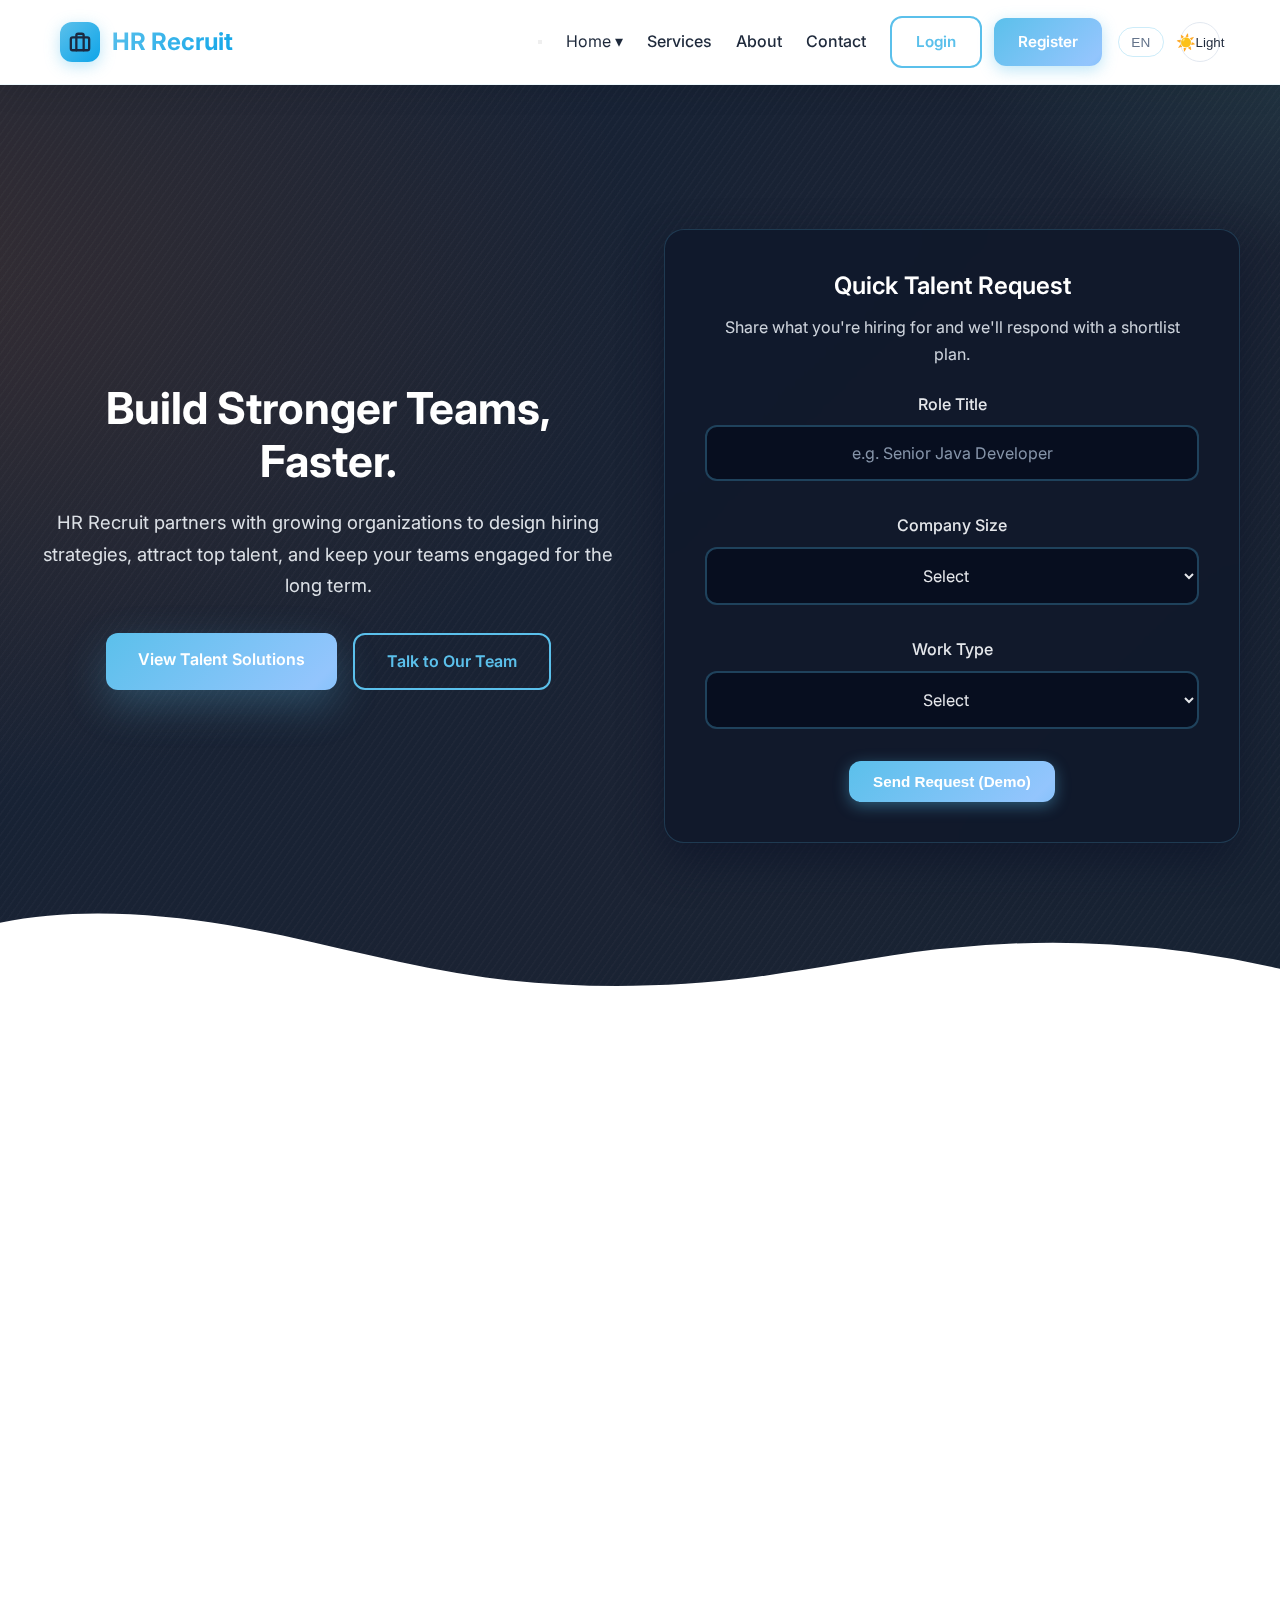
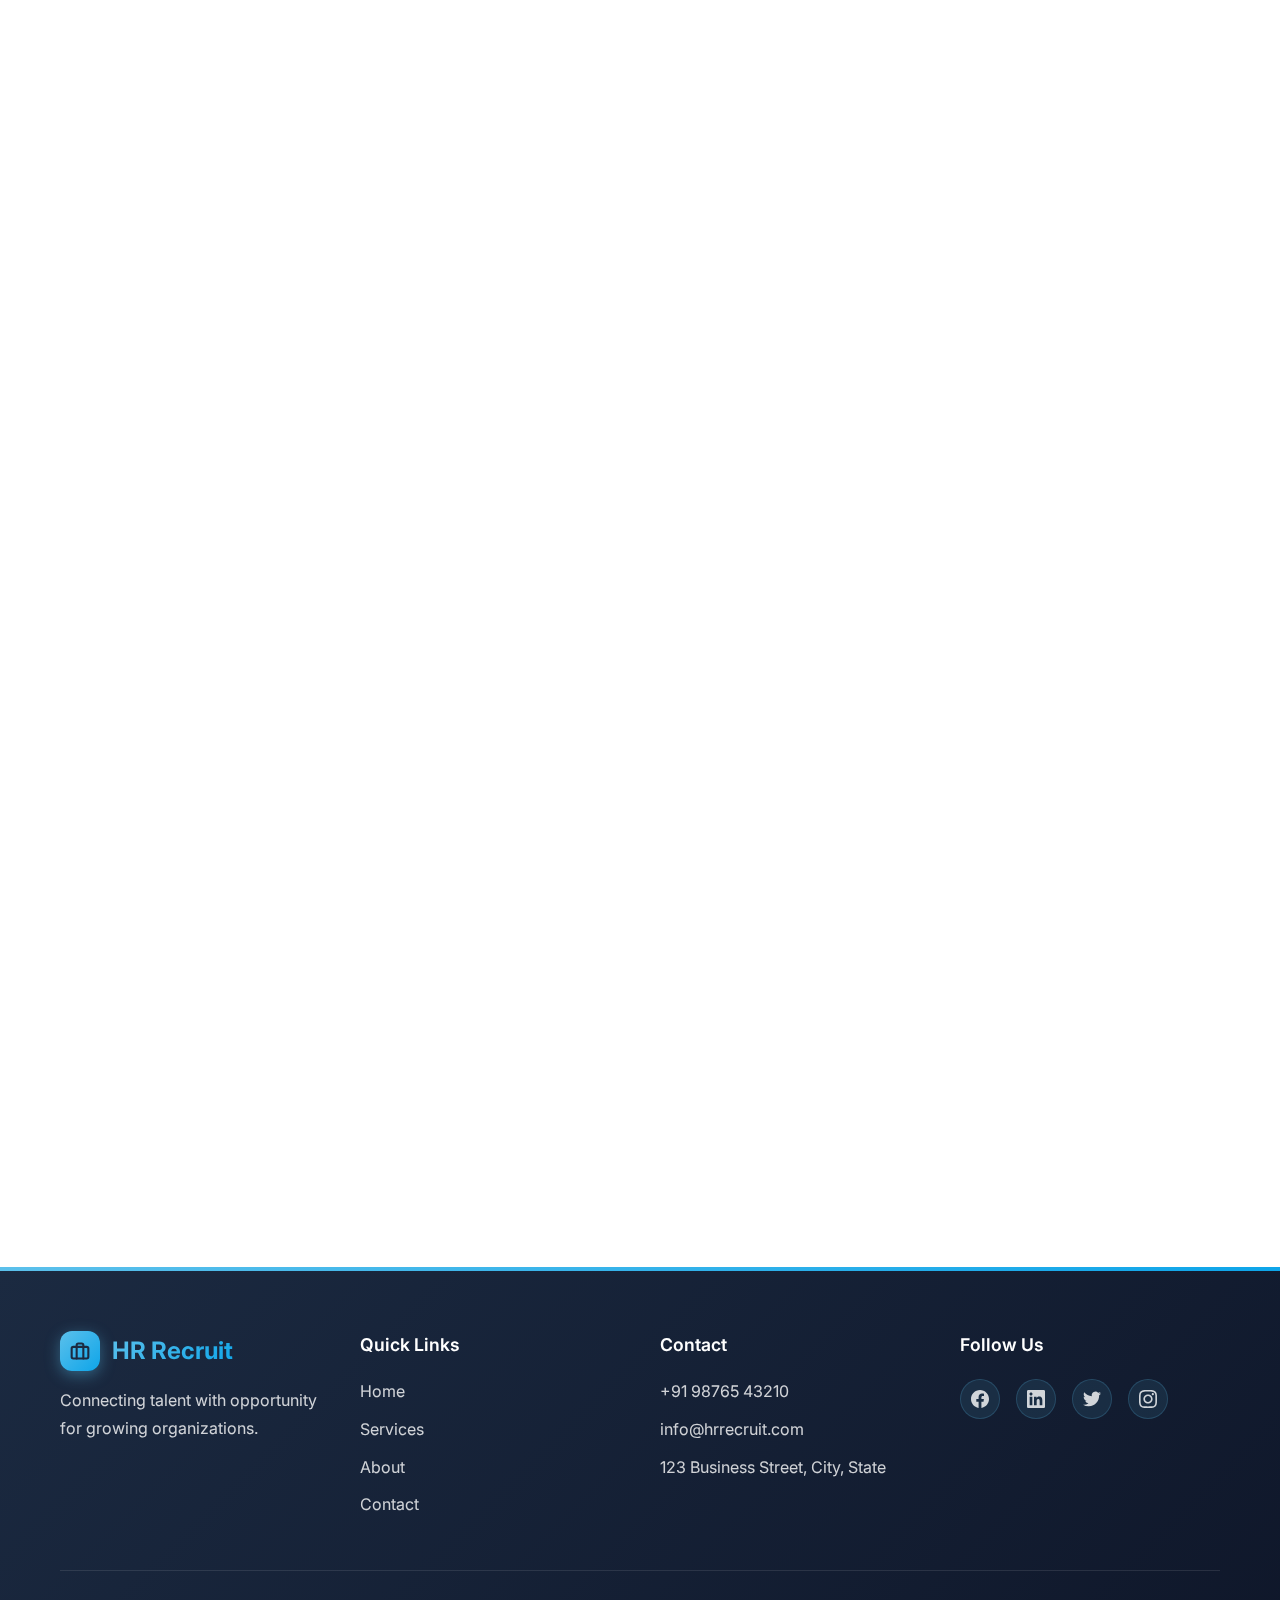
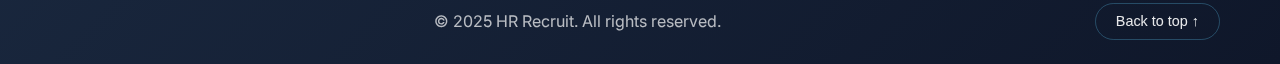
<file: home-alt.html>
<!DOCTYPE html>
<html lang="en">
<head>
    <meta charset="UTF-8">
    <meta name="viewport" content="width=device-width, initial-scale=1.0">
    <meta name="description" content="HR Recruit - Alternative homepage layout for HR recruitment agency">
    <title>HR Recruit | Talent Solutions</title>
    <link rel="icon" type="image/svg+xml" href="data:image/svg+xml,<svg xmlns='http://www.w3.org/2000/svg' viewBox='0 0 24 24' fill='none' stroke='%235BC0EB' stroke-width='2.5' stroke-linecap='round' stroke-linejoin='round'><rect x='2' y='7' width='20' height='14' rx='2' ry='2'/><path d='M16 21V5a2 2 0 0 0-2-2h-4a2 2 0 0 0-2 2v16'/></svg>">
    <link rel="stylesheet" href="styles.css">
    <link rel="preconnect" href="https://fonts.googleapis.com">
    <link rel="preconnect" href="https://fonts.gstatic.com" crossorigin>
    <link href="https://fonts.googleapis.com/css2?family=Inter:wght@300;400;500;600;700&display=swap" rel="stylesheet">
</head>
<body>
    <!-- Header & Navigation -->
    <header class="header">
        <nav class="navbar" role="navigation" aria-label="Main navigation">
            <div class="nav-container">
                <a href="index.html" class="logo" aria-label="Home">
                    <div class="logo-icon-wrapper">
                        <svg width="22" height="22" viewBox="0 0 24 24" fill="none" stroke="#1B2A41" stroke-width="2.5" stroke-linecap="round" stroke-linejoin="round">
                            <rect x="2" y="7" width="20" height="14" rx="2" ry="2"></rect>
                            <path d="M16 21V5a2 2 0 0 0-2-2h-4a2 2 0 0 0-2 2v16"></path>
                        </svg>
                    </div>
                    <span class="logo-text">HR Recruit</span>
                </a>
                <div class="header-actions">
                    <ul class="nav-menu">
                        <li class="home-dropdown">
                            <button type="button" class="home-dropdown-label">Home ▾</button>
                            <ul class="home-dropdown-menu">
                                <li><a href="index.html" class="nav-link">Classic</a></li>
                                <li><a href="home-alt.html" class="nav-link active">Modern</a></li>
                            </ul>
                        </li>
                        <li><a href="services.html" class="nav-link">Services</a></li>
                        <li><a href="about.html" class="nav-link">About</a></li>
                        <li><a href="contact.html" class="nav-link">Contact</a></li>
                        <li class="nav-auth">
                            <a href="login.html" class="btn btn-outline-primary nav-auth-btn">Login</a>
                            <a href="register.html" class="btn btn-primary nav-auth-btn">Register</a>
                        </li>
                    </ul>
                    <button id="langToggle" class="lang-toggle" type="button" aria-label="Language toggle">EN</button>
                    <button class="theme-toggle" type="button" aria-label="Toggle dark mode">
                        <span class="theme-toggle-icon">☀️</span>
                        <span class="theme-toggle-label">Light</span>
                    </button>
                    <button class="mobile-menu-toggle" aria-label="Toggle menu" aria-expanded="false">
                        <span></span>
                        <span></span>
                        <span></span>
                    </button>
                </div>
            </div>
        </nav>
    </header>

    <!-- Alternative Hero (split layout) -->
    <section class="hero-alt">
        <div class="container hero-alt-grid">
            <div class="hero-alt-text">
                <h1 data-en="Build Stronger Teams, Faster." data-ar="بناء فرق أقوى، أسرع.">Build Stronger Teams, Faster.</h1>
                <p data-en="HR Recruit partners with growing organizations to design hiring strategies, attract top talent, and keep your teams engaged for the long term." data-ar="تتعاون HR Recruit مع المؤسسات النامية لتصميم استراتيجيات التوظيف، وجذب أفضل المواهب، والحفاظ على مشاركة فرقك على المدى الطويل.">HR Recruit partners with growing organizations to design hiring strategies, attract top talent, and keep your teams engaged for the long term.</p>
                <div class="hero-buttons">
                    <a href="services.html" class="btn btn-primary" data-en="View Talent Solutions" data-ar="عرض حلول المواهب">View Talent Solutions</a>
                    <a href="contact.html" class="btn btn-outline-primary" data-en="Talk to Our Team" data-ar="تحدث إلى فريقنا">Talk to Our Team</a>
                </div>
            </div>
            <div class="hero-alt-panel">
                <h2 data-en="Quick Talent Request" data-ar="طلب سريع للمواهب">Quick Talent Request</h2>
                <p data-en="Share what you're hiring for and we'll respond with a shortlist plan." data-ar="شارك ما تبحث عنه وسنرد بخطة قائمة مختصرة.">Share what you're hiring for and we'll respond with a shortlist plan.</p>
                <form class="hero-alt-form" aria-label="Quick talent request">
                    <div class="form-group">
                        <label for="roleTitle" data-en="Role Title" data-ar="المسمى الوظيفي">Role Title</label>
                        <input type="text" id="roleTitle" name="roleTitle" placeholder="e.g. Senior Java Developer">
                    </div>
                    <div class="form-group">
                        <label for="companySize" data-en="Company Size" data-ar="حجم الشركة">Company Size</label>
                        <select id="companySize" name="companySize">
                            <option value="">Select</option>
                            <option value="1-50">1–50 employees</option>
                            <option value="51-200">51–200 employees</option>
                            <option value="201-1000">201–1000 employees</option>
                            <option value="1000+">1000+ employees</option>
                        </select>
                    </div>
                    <div class="form-group">
                        <label for="workType" data-en="Work Type" data-ar="نوع العمل">Work Type</label>
                        <select id="workType" name="workType">
                            <option value="">Select</option>
                            <option value="onsite">Onsite</option>
                            <option value="hybrid">Hybrid</option>
                            <option value="remote">Remote</option>
                        </select>
                    </div>
                    <button type="button" class="btn btn-primary" data-en="Send Request (Demo)" data-ar="إرسال الطلب (تجريبي)">Send Request (Demo)</button>
                </form>
            </div>
        </div>
        <!-- Wave Separator -->
        <div class="wave-separator">
            <svg data-name="Layer 1" xmlns="http://www.w3.org/2000/svg" viewBox="0 0 1200 120" preserveAspectRatio="none">
                <path d="M321.39,56.44c58-10.79,114.16-30.13,172-41.86,82.39-16.72,168.19-17.73,250.45-.39C823.78,31,906.67,72,985.66,92.83c70.05,18.48,146.53,26.09,214.34,3V0H0V27.35A600.21,600.21,0,0,0,321.39,56.44Z" class="shape-fill"></path>
            </svg>
        </div>
    </section>

    <!-- Service Highlights -->
    <section class="services-alt">
        <div class="container">
            <div class="section-header-alt">
                <h2 data-en="End-to-End HR Support" data-ar="دعم الموارد البشرية الشامل">End-to-End HR Support</h2>
                <p data-en="From first interview to final onboarding, we cover every stage of the talent journey." data-ar="من المقابلة الأولى إلى الإعداد النهائي، نغطي كل مرحلة من رحلة المواهب.">From first interview to final onboarding, we cover every stage of the talent journey.</p>
            </div>
            <div class="services-alt-grid">
                <article class="service-card-alt scroll-animate">
                    <h3 style="text-align: center;" data-en="Talent Search" data-ar="البحث عن المواهب">Talent Search</h3>
                    <p data-en="Targeted sourcing and screening for critical roles in tech, operations, and leadership." data-ar="البحث والفحص المستهدف للأدوار الحرجة في التكنولوجيا والعمليات والقيادة.">Targeted sourcing and screening for critical roles in tech, operations, and leadership.</p>
                    <a href="service-recruitment.html" class="service-link" data-en="Explore recruitment" data-ar="استكشف التوظيف">Explore recruitment</a>
                </article>
                <article class="service-card-alt scroll-animate">
                    <h3 style="text-align: center;" data-en="HR Strategy" data-ar="استراتيجية الموارد البشرية">HR Strategy</h3>
                    <p data-en="Policies, organization design, and people programs aligned with your growth goals." data-ar="السياسات وتصميم المنظمة وبرامج الموظفين المتوافقة مع أهداف نموك.">Policies, organization design, and people programs aligned with your growth goals.</p>
                    <a href="service-hr-consulting.html" class="service-link" data-en="Consulting details" data-ar="تفاصيل الاستشارات">Consulting details</a>
                </article>
                <article class="service-card-alt scroll-animate">
                    <h3 style="text-align: center;" data-en="People Analytics" data-ar="تحليلات الموظفين">People Analytics</h3>
                    <p data-en="Data-driven insights on turnover, performance, and engagement." data-ar="رؤى قائمة على البيانات حول دوران الموظفين والأداء والمشاركة.">Data-driven insights on turnover, performance, and engagement.</p>
                    <a href="services.html" class="service-link" data-en="See analytics service" data-ar="عرض خدمة التحليلات">See analytics service</a>
                </article>
            </div>
        </div>
    </section>

    <!-- Simple 3-step process -->
    <section class="process-alt">
        <div class="container">
            <div class="section-header-alt">
                <h2 data-en="How We Work With You" data-ar="كيف نعمل معك">How We Work With You</h2>
                <p data-en="A clear, collaborative process that keeps you informed at every step." data-ar="عملية واضحة وتعاونية تبقيك على اطلاع في كل خطوة.">A clear, collaborative process that keeps you informed at every step.</p>
            </div>
            <div class="process-alt-grid">
                <div class="process-alt-card scroll-animate">
                    <div class="process-alt-header">
                        <div class="process-alt-step">1</div>
                        <h3 data-en="Understand" data-ar="الفهم">Understand</h3>
                    </div>
                    <p data-en="We map your roles, culture, and timelines so we know exactly what 'great talent' means for you." data-ar="نرسم خريطة أدوارك وثقافتك وجداولك الزمنية حتى نعرف بالضبط ما تعنيه 'المواهب العظيمة' بالنسبة لك.">We map your roles, culture, and timelines so we know exactly what "great talent" means for you.</p>
                </div>
                <div class="process-alt-card scroll-animate">
                    <div class="process-alt-header">
                        <div class="process-alt-step">2</div>
                        <h3 data-en="Search" data-ar="البحث">Search</h3>
                    </div>
                    <p data-en="Our team sources, screens, and presents only the candidates who truly match your criteria." data-ar="يقوم فريقنا بالبحث والفحص وتقديم المرشحين الذين يتطابقون حقًا مع معاييرك فقط.">Our team sources, screens, and presents only the candidates who truly match your criteria.</p>
                </div>
                <div class="process-alt-card scroll-animate">
                    <div class="process-alt-header">
                        <div class="process-alt-step">3</div>
                        <h3 data-en="Support" data-ar="الدعم">Support</h3>
                    </div>
                    <p data-en="We coordinate interviews, offers, and onboarding to make every hire a smooth experience." data-ar="ننسق المقابلات والعروض والإعداد لجعل كل توظيف تجربة سلسة.">We coordinate interviews, offers, and onboarding to make every hire a smooth experience.</p>
                </div>
            </div>
        </div>
    </section>

    <!-- Alternate testimonials strip -->
    <section class="testimonials-alt">
        <div class="container">
            <div class="section-header-alt">
                <h2 data-en="Leaders Who Trust HR Recruit" data-ar="قادة يثقون في HR Recruit">Leaders Who Trust HR Recruit</h2>
            </div>
            <div class="testimonials-alt-row">
                <div class="testimonial-card scroll-animate">
                    <div class="testimonial-content">
                        <p>"We scaled from 20 to 120 employees in under a year. HR Recruit kept quality high and our hiring experience smooth."</p>
                    </div>
                    <div class="testimonial-author">
                        <div class="author-avatar">AK</div>
                        <div class="author-info">
                            <div class="author-name">Anita Kapoor</div>
                            <div class="author-title">Founder, GrowthLabs</div>
                        </div>
                    </div>
                </div>
                <div class="testimonial-card scroll-animate">
                    <div class="testimonial-content">
                        <p>"Their understanding of both tech and HR helped us hire specialists we struggled to find on our own."</p>
                    </div>
                    <div class="testimonial-author">
                        <div class="author-avatar">VS</div>
                        <div class="author-info">
                            <div class="author-name">Vikram Shah</div>
                            <div class="author-title">CTO, FinEdge</div>
                        </div>
                    </div>
                </div>
            </div>
        </div>
    </section>

    <!-- Compact CTA -->
    <section class="cta-section">
        <div class="container">
            <h2 data-en="Need to Hire in the Next 30 Days?" data-ar="هل تحتاج للتوظيف في الثلاثين يومًا القادمة؟">Need to Hire in the Next 30 Days?</h2>
            <p data-en="Share your priority roles and we'll propose a clear hiring plan." data-ar="شارك أدوارك ذات الأولوية وسنقترح خطة توظيف واضحة.">Share your priority roles and we'll propose a clear hiring plan.</p>
            <div class="cta-buttons">
                <a href="contact.html" class="btn btn-primary" data-en="Share Your Roles" data-ar="شارك أدوارك">Share Your Roles</a>
                <a href="services.html" class="btn btn-outline-primary" data-en="Browse Services" data-ar="تصفح الخدمات">Browse Services</a>
            </div>
        </div>
    </section>

    <!-- Footer -->
    <footer class="footer">
        <div class="container">
            <div class="footer-content">
                <div class="footer-section">
                    <a href="index.html" class="logo" aria-label="Home">
                        <div class="logo-icon-wrapper">
                            <svg width="20" height="20" viewBox="0 0 24 24" fill="none" stroke="#1B2A41" stroke-width="2.5" stroke-linecap="round" stroke-linejoin="round">
                                <rect x="2" y="7" width="20" height="14" rx="2" ry="2"></rect>
                                <path d="M16 21V5a2 2 0 0 0-2-2h-4a2 2 0 0 0-2 2v16"></path>
                            </svg>
                        </div>
                        <span class="logo-text">HR Recruit</span>
                    </a>
                    <p style="max-width: 280px; margin-top: 1rem;" data-en="Connecting talent with opportunity for growing organizations." data-ar="ربط المواهب بالفرص للمؤسسات النامية.">Connecting talent with opportunity for growing organizations.</p>
                </div>
                <div class="footer-section">
                    <h4 data-en="Quick Links" data-ar="روابط سريعة">Quick Links</h4>
                    <ul class="footer-links">
                        <li><a href="home-alt.html" data-en="Home" data-ar="الرئيسية">Home</a></li>
                        <li><a href="services.html" data-en="Services" data-ar="الخدمات">Services</a></li>
                        <li><a href="about.html" data-en="About" data-ar="عن الشركة">About</a></li>
                        <li><a href="contact.html" data-en="Contact" data-ar="اتصل بنا">Contact</a></li>
                    </ul>
                </div>
                <div class="footer-section">
                    <h4 data-en="Contact" data-ar="اتصل بنا">Contact</h4>
                    <ul class="footer-contact">
                        <li><a href="tel:+919876543210">+91 98765 43210</a></li>
                        <li><a href="mailto:info@hrrecruit.com">info@hrrecruit.com</a></li>
                        <li><a href="https://maps.google.com" target="_blank" rel="noopener noreferrer">123 Business Street, City, State</a></li>
                    </ul>
                </div>
                <div class="footer-section">
                    <h4 data-en="Follow Us" data-ar="تابعنا">Follow Us</h4>
                    <div class="footer-social">
                        <a href="https://facebook.com" target="_blank" rel="noopener noreferrer" aria-label="Facebook" class="footer-social-icon">
                            <svg width="18" height="18" viewBox="0 0 24 24" fill="currentColor">
                                <path d="M24 12.073c0-6.627-5.373-12-12-12s-12 5.373-12 12c0 5.99 4.388 10.954 10.125 11.854v-8.385H7.078v-3.47h3.047V9.43c0-3.007 1.792-4.669 4.533-4.669 1.312 0 2.686.235 2.686.235v2.953H15.83c-1.491 0-1.956.925-1.956 1.874v2.25h3.328l-.532 3.47h-2.796v8.385C19.612 23.027 24 18.062 24 12.073z"/>
                            </svg>
                        </a>
                        <a href="https://linkedin.com" target="_blank" rel="noopener noreferrer" aria-label="LinkedIn" class="footer-social-icon">
                            <svg width="18" height="18" viewBox="0 0 24 24" fill="currentColor">
                                <path d="M20.447 20.452h-3.554v-5.569c0-1.328-.027-3.037-1.852-3.037-1.853 0-2.136 1.445-2.136 2.939v5.667H9.351V9h3.414v1.561h.046c.477-.9 1.637-1.85 3.37-1.85 3.601 0 4.267 2.37 4.267 5.455v6.286zM5.337 7.433c-1.144 0-2.063-.926-2.063-2.065 0-1.138.92-2.063 2.063-2.063 1.14 0 2.064.925 2.064 2.063 0 1.139-.925 2.065-2.064 2.065zm1.782 13.019H3.555V9h3.564v11.452zM22.225 0H1.771C.792 0 0 .774 0 1.729v20.542C0 23.227.792 24 1.771 24h20.451C23.2 24 24 23.227 24 22.271V1.729C24 .774 23.2 0 22.222 0h.003z"/>
                            </svg>
                        </a>
                        <a href="https://twitter.com" target="_blank" rel="noopener noreferrer" aria-label="Twitter" class="footer-social-icon">
                            <svg width="18" height="18" viewBox="0 0 24 24" fill="currentColor">
                                <path d="M23.953 4.57a10 10 0 01-2.825.775 4.958 4.958 0 002.163-2.723c-.951.555-2.005.959-3.127 1.184a4.92 4.92 0 00-8.384 4.482C7.69 8.095 4.067 6.13 1.64 3.162a4.822 4.822 0 00-.666 2.475c0 1.71.87 3.213 2.188 4.096a4.904 4.904 0 01-2.228-.616v.06a4.923 4.923 0 003.946 4.827 4.996 4.996 0 01-2.212.085 4.936 4.936 0 004.604 3.417 9.867 9.867 0 01-6.102 2.105c-.39 0-.779-.023-1.17-.067a13.995 13.995 0 007.557 2.209c9.053 0 13.998-7.496 13.998-13.985 0-.21 0-.42-.015-.63A9.935 9.935 0 0024 4.59z"/>
                            </svg>
                        </a>
                        <a href="https://instagram.com" target="_blank" rel="noopener noreferrer" aria-label="Instagram" class="footer-social-icon">
                            <svg width="18" height="18" viewBox="0 0 24 24" fill="currentColor">
                                <path d="M12 2.163c3.204 0 3.584.012 4.85.07 3.252.148 4.771 1.691 4.919 4.919.058 1.265.069 1.645.069 4.849 0 3.205-.012 3.584-.069 4.849-.149 3.225-1.664 4.771-4.919 4.919-1.266.058-1.644.07-4.85.07-3.204 0-3.584-.012-4.849-.07-3.26-.149-4.771-1.699-4.919-4.92-.058-1.265-.07-1.644-.07-4.849 0-3.204.013-3.583.07-4.849.149-3.227 1.664-4.771 4.919-4.919 1.266-.057 1.645-.069 4.849-.069zm0-2.163c-3.259 0-3.667.014-4.947.072-4.358.2-6.78 2.618-6.98 6.98-.059 1.281-.073 1.689-.073 4.948 0 3.259.014 3.668.072 4.948.2 4.358 2.618 6.78 6.98 6.98 1.281.058 1.689.072 4.948.072 3.259 0 3.668-.014 4.948-.072 4.354-.2 6.782-2.618 6.979-6.98.059-1.28.073-1.689.073-4.948 0-3.259-.014-3.667-.072-4.947-.196-4.354-2.617-6.78-6.979-6.98-1.281-.059-1.69-.073-4.949-.073zm0 5.838c-3.403 0-6.162 2.759-6.162 6.162s2.759 6.163 6.162 6.163 6.162-2.759 6.162-6.163c0-3.403-2.759-6.162-6.162-6.162zm0 10.162c-2.209 0-4-1.79-4-4 0-2.209 1.791-4 4-4s4 1.791 4 4c0 2.21-1.791 4-4 4zm6.406-11.845c-.796 0-1.441.645-1.441 1.44s.645 1.44 1.441 1.44c.795 0 1.439-.645 1.439-1.44s-.644-1.44-1.439-1.44z"/>
                            </svg>
                        </a>
                    </div>
                </div>
            </div>
            <div class="footer-bottom">
                <p>&copy; 2025 HR Recruit. All rights reserved.</p>
                <button type="button" class="back-to-top" data-en="Back to top ↑" data-ar="العودة للأعلى ↑">Back to top ↑</button>
            </div>
        </div>
    </footer>

    <script src="script.js"></script>
</body>
</html>
</file>
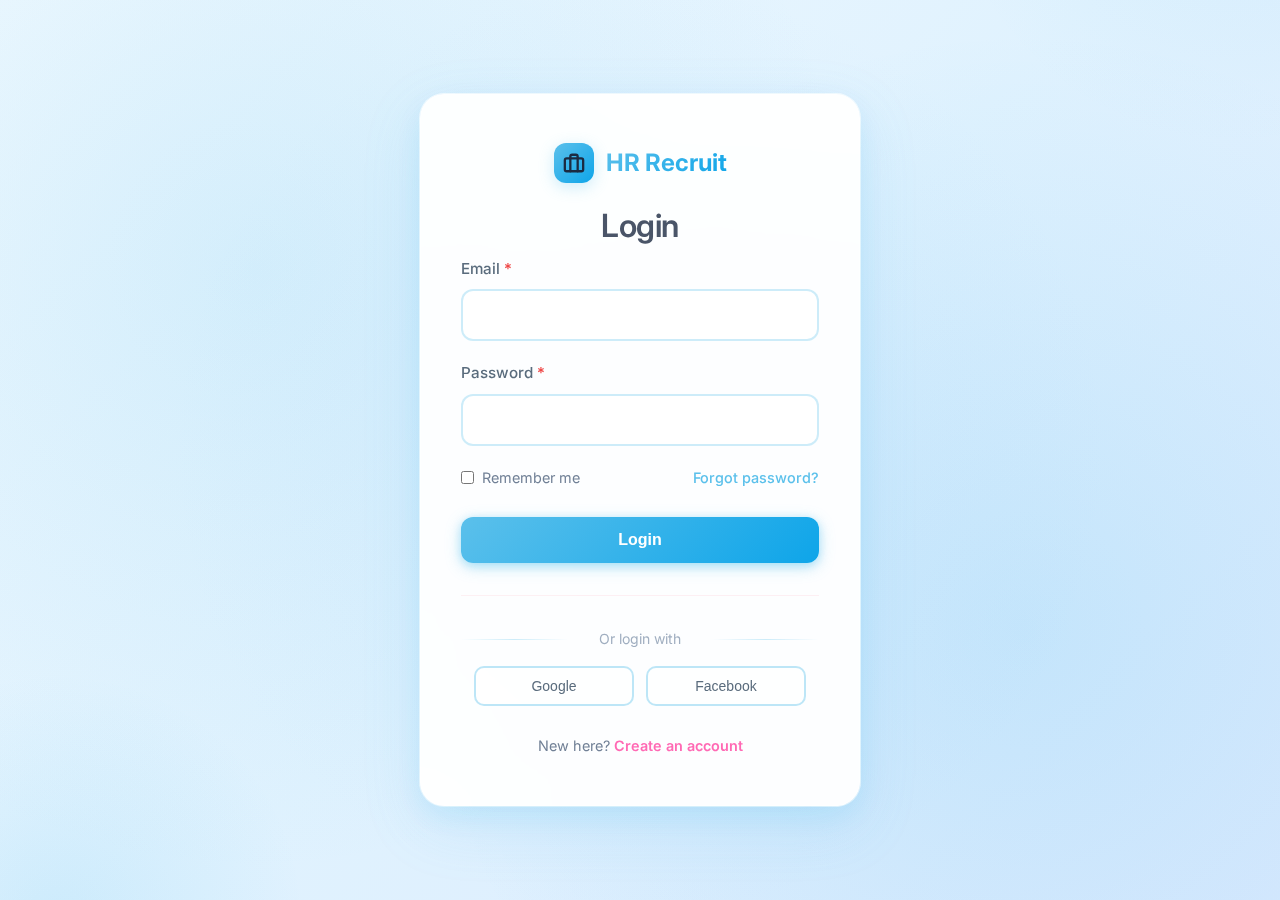
<file: login.html>
<!DOCTYPE html>
<html lang="en">
<head>
    <meta charset="UTF-8">
    <meta name="viewport" content="width=device-width, initial-scale=1.0">
    <meta name="description" content="Login to HR Recruit portal">
    <title>Login | HR Recruit</title>
    <link rel="icon" type="image/svg+xml" href="data:image/svg+xml,<svg xmlns='http://www.w3.org/2000/svg' viewBox='0 0 24 24' fill='none' stroke='%235BC0EB' stroke-width='2.5' stroke-linecap='round' stroke-linejoin='round'><rect x='2' y='7' width='20' height='14' rx='2' ry='2'/><path d='M16 21V5a2 2 0 0 0-2-2h-4a2 2 0 0 0-2 2v16'/></svg>">
    <link rel="stylesheet" href="styles.css">
    <link rel="preconnect" href="https://fonts.googleapis.com">
    <link rel="preconnect" href="https://fonts.gstatic.com" crossorigin>
    <link href="https://fonts.googleapis.com/css2?family=Inter:wght@300;400;500;600;700&display=swap" rel="stylesheet">
</head>
<body>
    <main class="auth-page">
        <section class="auth-card" aria-labelledby="loginTitle">
            <div class="auth-card-logo">
                <a href="index.html" class="logo" aria-label="Back to homepage">
                    <div class="logo-icon-wrapper">
                        <svg width="22" height="22" viewBox="0 0 24 24" fill="none" stroke="#1B2A41" stroke-width="2.5" stroke-linecap="round" stroke-linejoin="round">
                            <rect x="2" y="7" width="20" height="14" rx="2" ry="2"></rect>
                            <path d="M16 21V5a2 2 0 0 0-2-2h-4a2 2 0 0 0-2 2v16"></path>
                        </svg>
                    </div>
                    <span class="logo-text">HR Recruit</span>
                </a>
            </div>

            <h1 id="loginTitle">Login</h1>

            <form class="auth-form" id="loginForm" novalidate>
                <div class="form-group">
                    <label for="loginEmail">Email <span class="required">*</span></label>
                    <input type="email" id="loginEmail" name="email" autocomplete="email" required>
                    <span class="error-message" id="loginEmailError"></span>
                </div>

                <div class="form-group">
                    <label for="loginPassword">Password <span class="required">*</span></label>
                    <input type="password" id="loginPassword" name="password" autocomplete="current-password" required>
                    <span class="error-message" id="loginPasswordError"></span>
                </div>

                <div class="form-row-inline">
                    <label class="remember-me">
                        <input type="checkbox" id="rememberMe" name="remember">
                        <span>Remember me</span>
                    </label>
                    <a href="#" aria-label="Forgot password link">Forgot password?</a>
                </div>

                <div class="auth-actions">
                    <button type="submit" class="btn btn-primary">Login</button>
                </div>

                <div class="auth-social">
                    <span class="auth-social-label">Or login with</span>
                    <div class="auth-social-buttons">
                        <button type="button" class="btn btn-outline-primary btn-social">Google</button>
                        <button type="button" class="btn btn-outline-primary btn-social">Facebook</button>
                    </div>
                </div>

                <div class="auth-meta">
                    New here? <a href="register.html">Create an account</a>
                </div>

                <div class="form-message" id="loginFormMessage"></div>
            </form>
        </section>
    </main>

    <script src="script.js"></script>
</body>
</html>
</file>
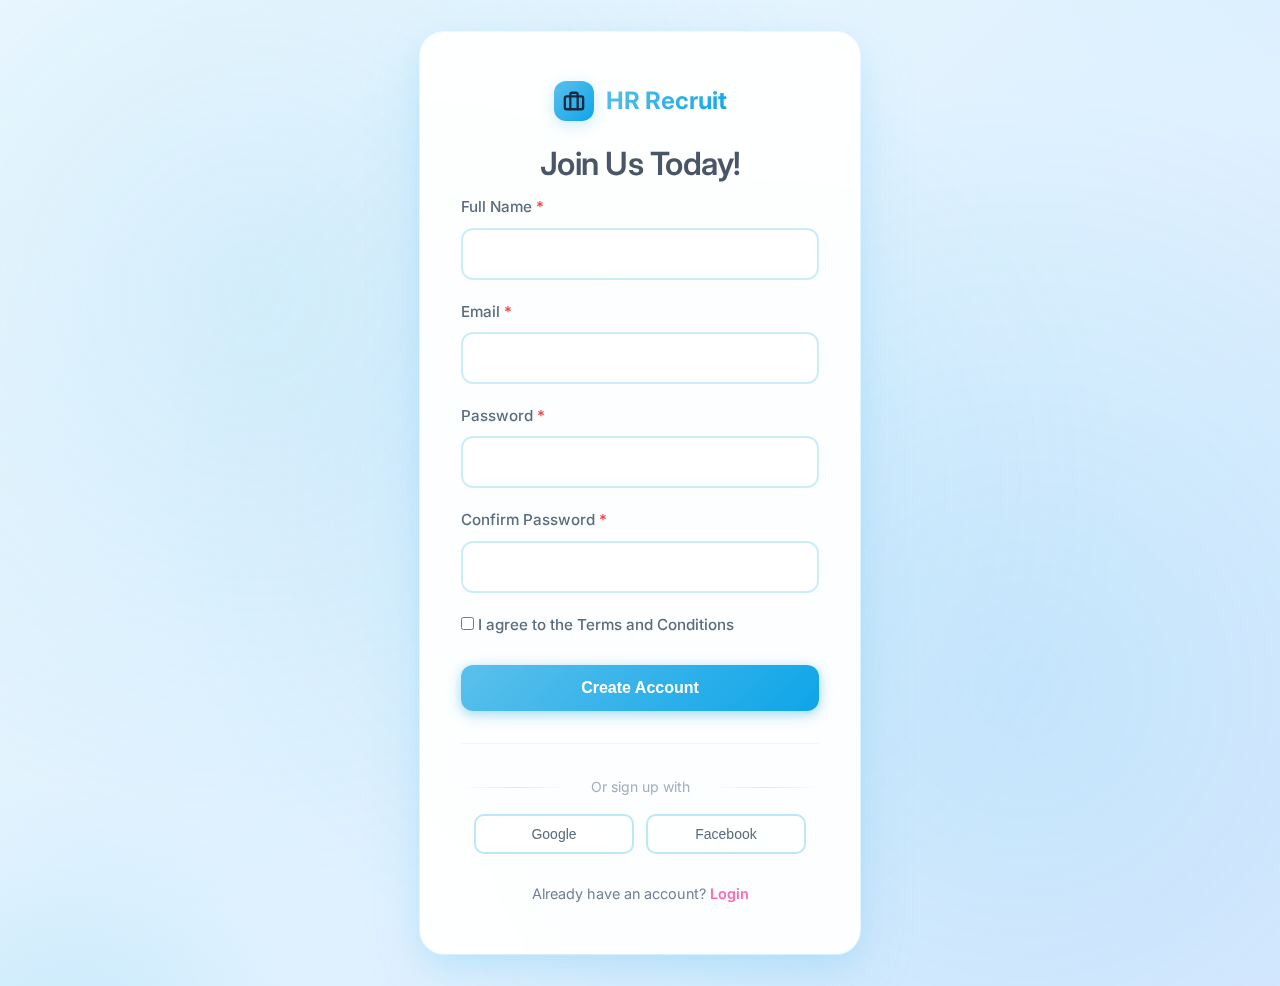
<file: register.html>
<!DOCTYPE html>
<html lang="en">
<head>
    <meta charset="UTF-8">
    <meta name="viewport" content="width=device-width, initial-scale=1.0">
    <meta name="description" content="Register for an HR Recruit account">
    <title>Register | HR Recruit</title>
    <link rel="icon" type="image/svg+xml" href="data:image/svg+xml,<svg xmlns='http://www.w3.org/2000/svg' viewBox='0 0 24 24' fill='none' stroke='%235BC0EB' stroke-width='2.5' stroke-linecap='round' stroke-linejoin='round'><rect x='2' y='7' width='20' height='14' rx='2' ry='2'/><path d='M16 21V5a2 2 0 0 0-2-2h-4a2 2 0 0 0-2 2v16'/></svg>">
    <link rel="stylesheet" href="styles.css">
    <link rel="preconnect" href="https://fonts.googleapis.com">
    <link rel="preconnect" href="https://fonts.gstatic.com" crossorigin>
    <link href="https://fonts.googleapis.com/css2?family=Inter:wght@300;400;500;600;700&display=swap" rel="stylesheet">
</head>
<body>
    <main class="auth-page">
        <section class="auth-card" aria-labelledby="registerTitle">
            <div class="auth-card-logo">
                <a href="index.html" class="logo" aria-label="Back to homepage">
                    <div class="logo-icon-wrapper">
                        <svg width="22" height="22" viewBox="0 0 24 24" fill="none" stroke="#1B2A41" stroke-width="2.5" stroke-linecap="round" stroke-linejoin="round">
                            <rect x="2" y="7" width="20" height="14" rx="2" ry="2"></rect>
                            <path d="M16 21V5a2 2 0 0 0-2-2h-4a2 2 0 0 0-2 2v16"></path>
                        </svg>
                    </div>
                    <span class="logo-text">HR Recruit</span>
                </a>
            </div>

            <h1 id="registerTitle">Join Us Today!</h1>

            <form class="auth-form" id="registerForm" novalidate>
                <div class="form-group">
                    <label for="registerName">Full Name <span class="required">*</span></label>
                    <input type="text" id="registerName" name="name" autocomplete="name" required>
                </div>

                <div class="form-group">
                    <label for="registerEmail">Email <span class="required">*</span></label>
                    <input type="email" id="registerEmail" name="email" autocomplete="email" required>
                </div>

                <div class="form-group">
                    <label for="registerPassword">Password <span class="required">*</span></label>
                    <input type="password" id="registerPassword" name="password" autocomplete="new-password" required>
                </div>

                <div class="form-group">
                    <label for="registerConfirmPassword">Confirm Password <span class="required">*</span></label>
                    <input type="password" id="registerConfirmPassword" name="confirmPassword" autocomplete="new-password" required>
                </div>

                <div class="form-group form-group-inline">
                    <label class="terms-label">
                        <input type="checkbox" id="registerTerms" name="terms">
                        <span>I agree to the Terms and Conditions</span>
                    </label>
                </div>

                <div class="auth-actions">
                    <button type="submit" class="btn btn-primary">Create Account</button>
                </div>

                <div class="auth-social">
                    <span class="auth-social-label">Or sign up with</span>
                    <div class="auth-social-buttons">
                        <button type="button" class="btn btn-outline-primary btn-social">Google</button>
                        <button type="button" class="btn btn-outline-primary btn-social">Facebook</button>
                    </div>
                </div>

                <div class="auth-meta">
                    Already have an account? <a href="login.html">Login</a>
                </div>
            </form>
        </section>
    </main>

    <!-- Notification Popup -->
    <div class="notification-overlay" id="notificationOverlay"></div>
    <div class="notification-popup" id="notificationPopup">
        <span class="notification-icon" id="notificationIcon"></span>
        <p class="notification-message" id="notificationMessage"></p>
    </div>

    <script src="script.js"></script>
</body>
</html>
</file>
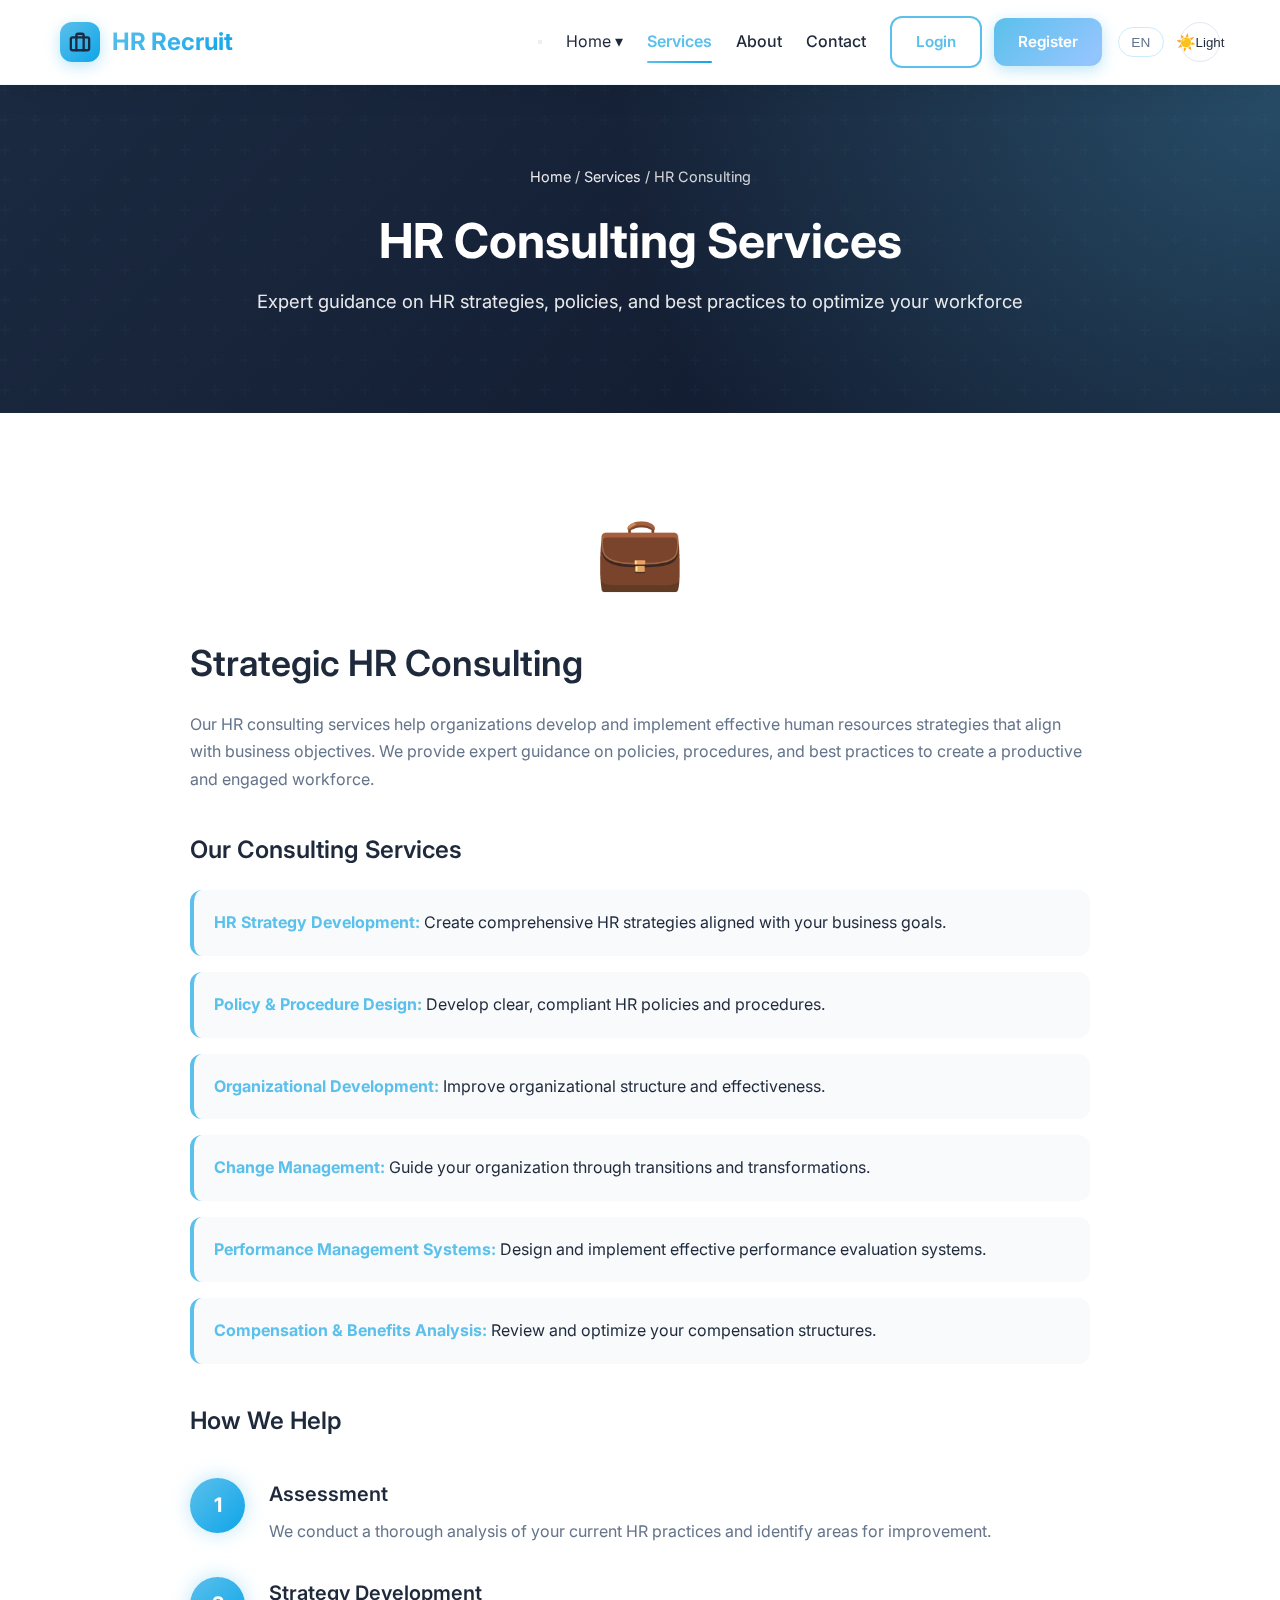
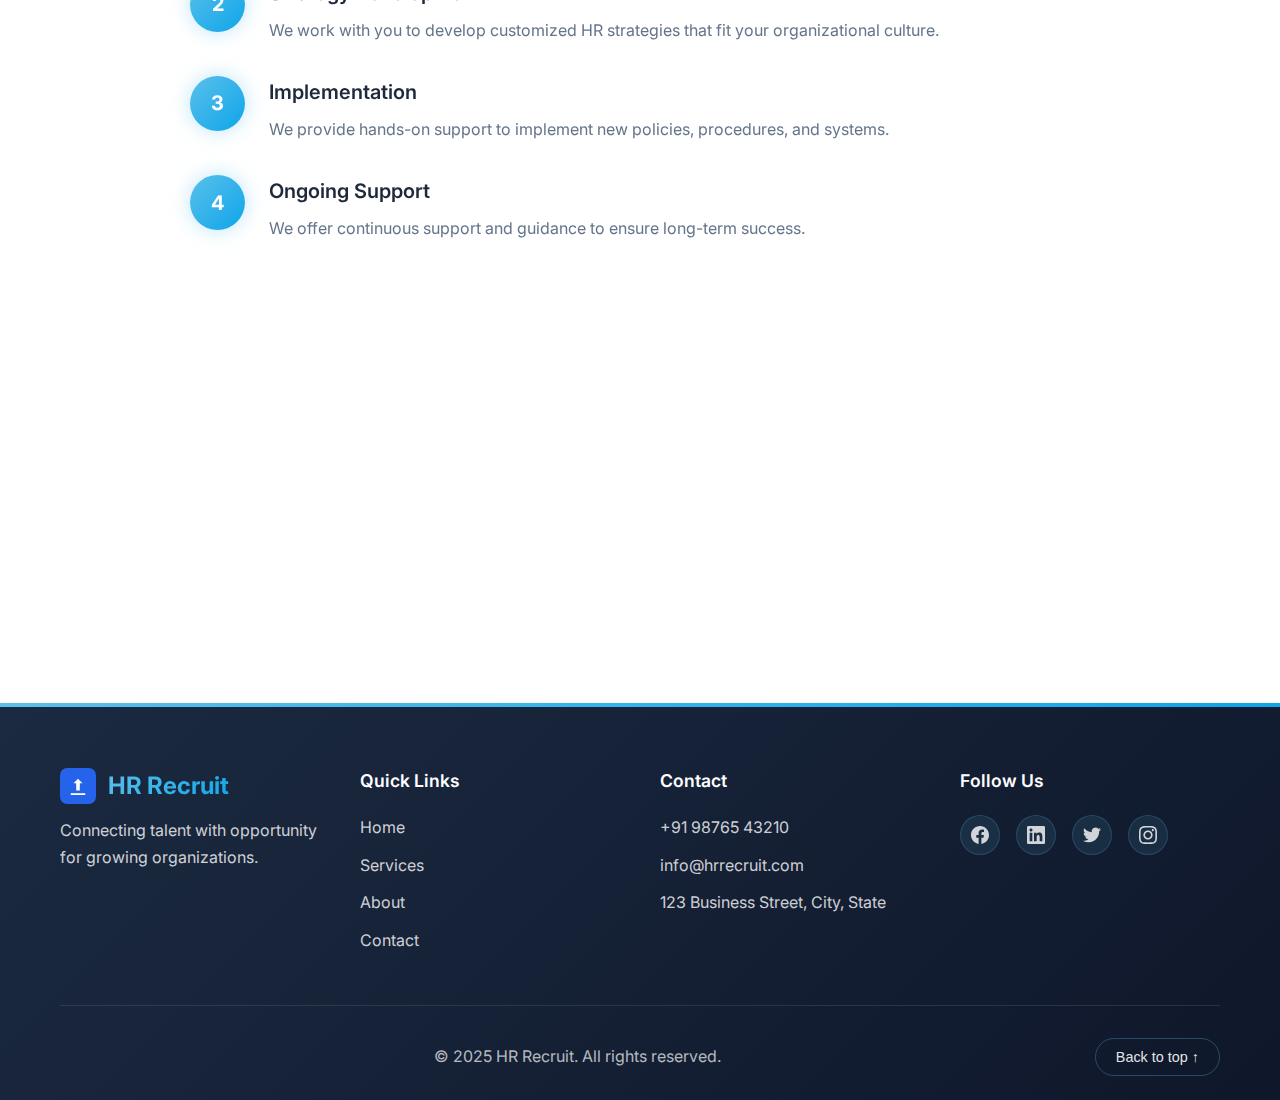
<file: service-hr-consulting.html>
<!DOCTYPE html>
<html lang="en">
<head>
    <meta charset="UTF-8">
    <meta name="viewport" content="width=device-width, initial-scale=1.0">
    <meta name="description" content="Expert HR consulting services to optimize your workforce and HR strategies">
    <title>HR Consulting Services | HR Recruitment Agency</title>
    <link rel="icon" type="image/svg+xml" href="data:image/svg+xml,<svg xmlns='http://www.w3.org/2000/svg' viewBox='0 0 24 24' fill='none' stroke='%235BC0EB' stroke-width='2.5' stroke-linecap='round' stroke-linejoin='round'><rect x='2' y='7' width='20' height='14' rx='2' ry='2'/><path d='M16 21V5a2 2 0 0 0-2-2h-4a2 2 0 0 0-2 2v16'/></svg>">
    <link rel="stylesheet" href="styles.css">
    <link rel="preconnect" href="https://fonts.googleapis.com">
    <link rel="preconnect" href="https://fonts.gstatic.com" crossorigin>
    <link href="https://fonts.googleapis.com/css2?family=Inter:wght@300;400;500;600;700&display=swap" rel="stylesheet">
</head>
<body>
    <header class="header">
        <nav class="navbar" role="navigation" aria-label="Main navigation">
            <div class="nav-container">
                <a href="index.html" class="logo" aria-label="Home">
                    <div class="logo-icon-wrapper">
                        <svg width="22" height="22" viewBox="0 0 24 24" fill="none" stroke="#1B2A41" stroke-width="2.5" stroke-linecap="round" stroke-linejoin="round">
                            <rect x="2" y="7" width="20" height="14" rx="2" ry="2"></rect>
                            <path d="M16 21V5a2 2 0 0 0-2-2h-4a2 2 0 0 0-2 2v16"></path>
                        </svg>
                    </div>
                    <span class="logo-text">HR Recruit</span>
                </a>
                <div class="header-actions">
                    <ul class="nav-menu">
                        <li class="home-dropdown">
                            <button type="button" class="home-dropdown-label">Home ▾</button>
                            <ul class="home-dropdown-menu">
                                <li><a href="index.html" class="nav-link">Classic</a></li>
                                <li><a href="home-alt.html" class="nav-link">Modern</a></li>
                            </ul>
                        </li>
                        <li><a href="services.html" class="nav-link active">Services</a></li>
                        <li><a href="about.html" class="nav-link">About</a></li>
                        <li><a href="contact.html" class="nav-link">Contact</a></li>
                        <li class="nav-auth">
                            <a href="login.html" class="btn btn-outline-primary nav-auth-btn">Login</a>
                            <a href="register.html" class="btn btn-primary nav-auth-btn">Register</a>
                        </li>
                    </ul>
                    <button id="langToggle" class="lang-toggle" type="button" aria-label="Language toggle">EN</button>
                    <button class="theme-toggle" type="button" aria-label="Toggle dark mode">
                        <span class="theme-toggle-icon">☀️</span>
                        <span class="theme-toggle-label">Light</span>
                    </button>
                    <button class="mobile-menu-toggle" aria-label="Toggle menu" aria-expanded="false">
                        <span></span>
                        <span></span>
                        <span></span>
                    </button>
                </div>
            </div>
        </nav>
    </header>

    <section class="page-header">
        <div class="container">
            <div class="breadcrumb"><a href="index.html">Home</a> / <a href="services.html">Services</a> / HR Consulting</div>
            <h1>HR Consulting Services</h1>
            <p>Expert guidance on HR strategies, policies, and best practices to optimize your workforce</p>
        </div>
    </section>

    <section class="service-detail">
        <div class="container">
            <div class="service-detail-content">
                <div class="service-main">
                    <div class="service-icon-large">💼</div>
                    <h2>Strategic HR Consulting</h2>
                    <p>Our HR consulting services help organizations develop and implement effective human resources strategies that align with business objectives. We provide expert guidance on policies, procedures, and best practices to create a productive and engaged workforce.</p>
                    
                    <h3>Our Consulting Services</h3>
                    <ul class="service-features">
                        <li><strong>HR Strategy Development:</strong> Create comprehensive HR strategies aligned with your business goals.</li>
                        <li><strong>Policy & Procedure Design:</strong> Develop clear, compliant HR policies and procedures.</li>
                        <li><strong>Organizational Development:</strong> Improve organizational structure and effectiveness.</li>
                        <li><strong>Change Management:</strong> Guide your organization through transitions and transformations.</li>
                        <li><strong>Performance Management Systems:</strong> Design and implement effective performance evaluation systems.</li>
                        <li><strong>Compensation & Benefits Analysis:</strong> Review and optimize your compensation structures.</li>
                    </ul>

                    <h3>How We Help</h3>
                    <div class="process-steps">
                        <div class="process-step">
                            <div class="step-number">1</div>
                            <div class="step-content">
                                <h4>Assessment</h4>
                                <p>We conduct a thorough analysis of your current HR practices and identify areas for improvement.</p>
                            </div>
                        </div>
                        <div class="process-step">
                            <div class="step-number">2</div>
                            <div class="step-content">
                                <h4>Strategy Development</h4>
                                <p>We work with you to develop customized HR strategies that fit your organizational culture.</p>
                            </div>
                        </div>
                        <div class="process-step">
                            <div class="step-number">3</div>
                            <div class="step-content">
                                <h4>Implementation</h4>
                                <p>We provide hands-on support to implement new policies, procedures, and systems.</p>
                            </div>
                        </div>
                        <div class="process-step">
                            <div class="step-number">4</div>
                            <div class="step-content">
                                <h4>Ongoing Support</h4>
                                <p>We offer continuous support and guidance to ensure long-term success.</p>
                            </div>
                        </div>
                    </div>
                </div>
            </div>
        </div>
    </section>

    <section class="cta-section">
        <div class="container">
            <h2>Ready to Optimize Your HR Strategy?</h2>
            <p>Let's discuss how our consulting services can help transform your HR operations.</p>
            <a href="contact.html" class="btn btn-primary">Schedule a Consultation</a>
        </div>
    </section>

    <footer class="footer">
        <div class="container">
            <div class="footer-content">
                <div class="footer-section">
                    <a href="index.html" class="logo" aria-label="Home">
                        <svg class="logo-icon" width="36" height="36" viewBox="0 0 40 40" fill="none" xmlns="http://www.w3.org/2000/svg">
                            <rect width="40" height="40" rx="8" fill="#2563eb"></rect>
                            <path d="M20 12L15 17H18V25H22V17H25L20 12Z" fill="white"></path>
                            <path d="M12 28H28V30H12V28Z" fill="white"></path>
                        </svg>
                        <span class="logo-text">HR Recruit</span>
                    </a>
                    <p style="max-width: 260px; margin-top: 0.75rem;">Connecting talent with opportunity for growing organizations.</p>
                </div>
                <div class="footer-section"><h4>Quick Links</h4><ul class="footer-links"><li><a href="index.html">Home</a></li><li><a href="services.html">Services</a></li><li><a href="about.html">About</a></li><li><a href="contact.html">Contact</a></li></ul></div>
                <div class="footer-section"><h4>Contact</h4><ul class="footer-contact"><li><a href="tel:+919876543210">+91 98765 43210</a></li><li><a href="mailto:info@hrrecruit.com">info@hrrecruit.com</a></li><li><a href="https://maps.google.com" target="_blank" rel="noopener noreferrer">123 Business Street, City, State</a></li></ul></div>
                <div class="footer-section"><h4>Follow Us</h4><div class="footer-social">
                    <a href="https://facebook.com" target="_blank" rel="noopener noreferrer" aria-label="Facebook" class="footer-social-icon"><svg width="24" height="24" viewBox="0 0 24 24" fill="currentColor"><path d="M24 12.073c0-6.627-5.373-12-12-12s-12 5.373-12 12c0 5.99 4.388 10.954 10.125 11.854v-8.385H7.078v-3.47h3.047V9.43c0-3.007 1.792-4.669 4.533-4.669 1.312 0 2.686.235 2.686.235v2.953H15.83c-1.491 0-1.956.925-1.956 1.874v2.25h3.328l-.532 3.47h-2.796v8.385C19.612 23.027 24 18.062 24 12.073z"/></svg></a>
                    <a href="https://linkedin.com" target="_blank" rel="noopener noreferrer" aria-label="LinkedIn" class="footer-social-icon"><svg width="24" height="24" viewBox="0 0 24 24" fill="currentColor"><path d="M20.447 20.452h-3.554v-5.569c0-1.328-.027-3.037-1.852-3.037-1.853 0-2.136 1.445-2.136 2.939v5.667H9.351V9h3.414v1.561h.046c.477-.9 1.637-1.85 3.37-1.85 3.601 0 4.267 2.37 4.267 5.455v6.286zM5.337 7.433c-1.144 0-2.063-.926-2.063-2.065 0-1.138.92-2.063 2.063-2.063 1.14 0 2.064.925 2.064 2.063 0 1.139-.925 2.065-2.064 2.065zm1.782 13.019H3.555V9h3.564v11.452zM22.225 0H1.771C.792 0 0 .774 0 1.729v20.542C0 23.227.792 24 1.771 24h20.451C23.2 24 24 23.227 24 22.271V1.729C24 .774 23.2 0 22.222 0h.003z"/></svg></a>
                    <a href="https://twitter.com" target="_blank" rel="noopener noreferrer" aria-label="Twitter" class="footer-social-icon"><svg width="24" height="24" viewBox="0 0 24 24" fill="currentColor"><path d="M23.953 4.57a10 10 0 01-2.825.775 4.958 4.958 0 002.163-2.723c-.951.555-2.005.959-3.127 1.184a4.92 4.92 0 00-8.384 4.482C7.69 8.095 4.067 6.13 1.64 3.162a4.822 4.822 0 00-.666 2.475c0 1.71.87 3.213 2.188 4.096a4.904 4.904 0 01-2.228-.616v.06a4.923 4.923 0 003.946 4.827 4.996 4.996 0 01-2.212.085 4.936 4.936 0 004.604 3.417 9.867 9.867 0 01-6.102 2.105c-.39 0-.779-.023-1.17-.067a13.995 13.995 0 007.557 2.209c9.053 0 13.998-7.496 13.998-13.985 0-.21 0-.42-.015-.63A9.935 9.935 0 0024 4.59z"/></svg></a>
                    <a href="https://instagram.com" target="_blank" rel="noopener noreferrer" aria-label="Instagram" class="footer-social-icon"><svg width="24" height="24" viewBox="0 0 24 24" fill="currentColor"><path d="M12 2.163c3.204 0 3.584.012 4.85.07 3.252.148 4.771 1.691 4.919 4.919.058 1.265.069 1.645.069 4.849 0 3.205-.012 3.584-.069 4.849-.149 3.225-1.664 4.771-4.919 4.919-1.266.058-1.644.07-4.85.07-3.204 0-3.584-.012-4.849-.07-3.26-.149-4.771-1.699-4.919-4.92-.058-1.265-.07-1.644-.07-4.849 0-3.204.013-3.583.07-4.849.149-3.227 1.664-4.771 4.919-4.919 1.266-.057 1.645-.069 4.849-.069zm0-2.163c-3.259 0-3.667.014-4.947.072-4.358.2-6.78 2.618-6.98 6.98-.059 1.281-.073 1.689-.073 4.948 0 3.259.014 3.668.072 4.948.2 4.358 2.618 6.78 6.98 6.98 1.281.058 1.689.072 4.948.072 3.259 0 3.668-.014 4.948-.072 4.354-.2 6.782-2.618 6.979-6.98.059-1.28.073-1.689.073-4.948 0-3.259-.014-3.667-.072-4.947-.196-4.354-2.617-6.78-6.979-6.98-1.281-.059-1.69-.073-4.949-.073zm0 5.838c-3.403 0-6.162 2.759-6.162 6.162s2.759 6.163 6.162 6.163 6.162-2.759 6.162-6.163c0-3.403-2.759-6.162-6.162-6.162zm0 10.162c-2.209 0-4-1.79-4-4 0-2.209 1.791-4 4-4s4 1.791 4 4c0 2.21-1.791 4-4 4zm6.406-11.845c-.796 0-1.441.645-1.441 1.44s.645 1.44 1.441 1.44c.795 0 1.439-.645 1.439-1.44s-.644-1.44-1.439-1.44z"/></svg></a>
                </div></div>
            </div>
            <div class="footer-bottom"><p>&copy; 2025 HR Recruit. All rights reserved.</p><button type="button" class="back-to-top">Back to top ↑</button></div>
        </div>
    </footer>
    <script src="script.js"></script>
</body>
</html>
</file>
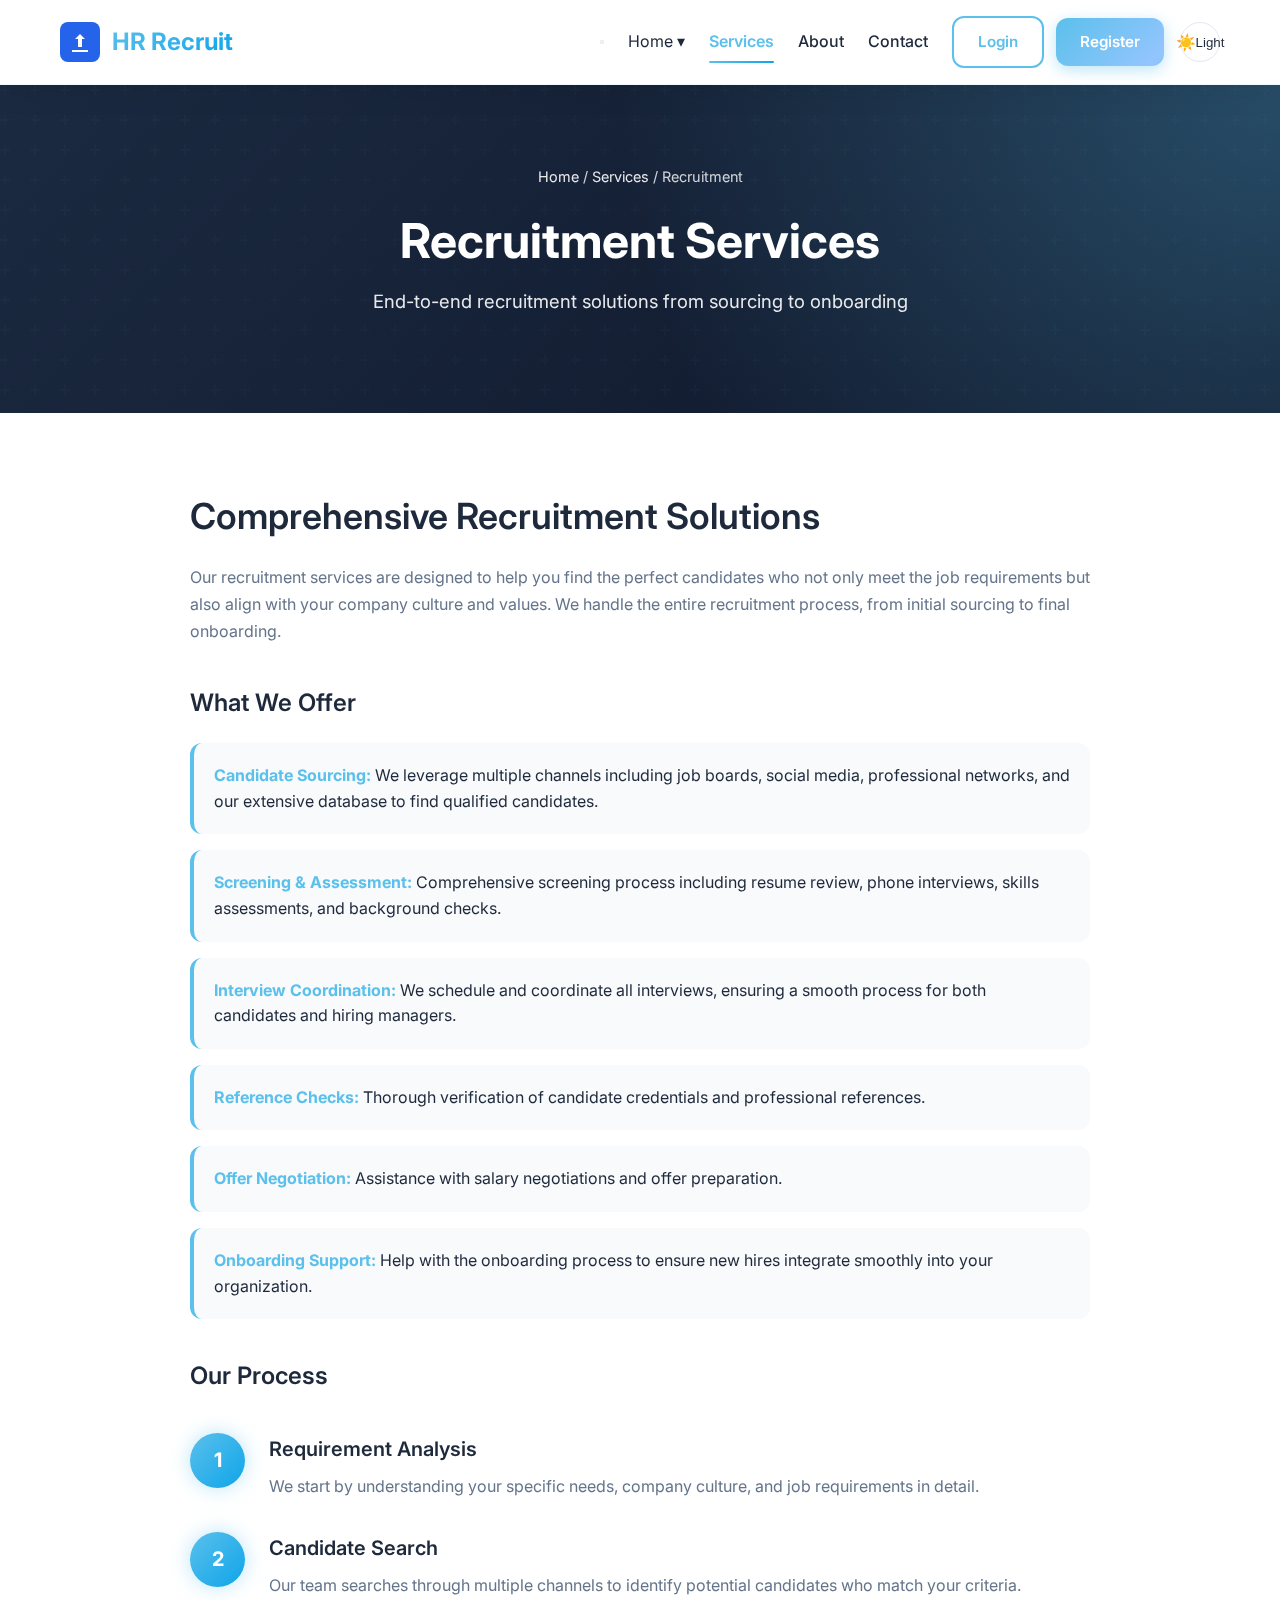
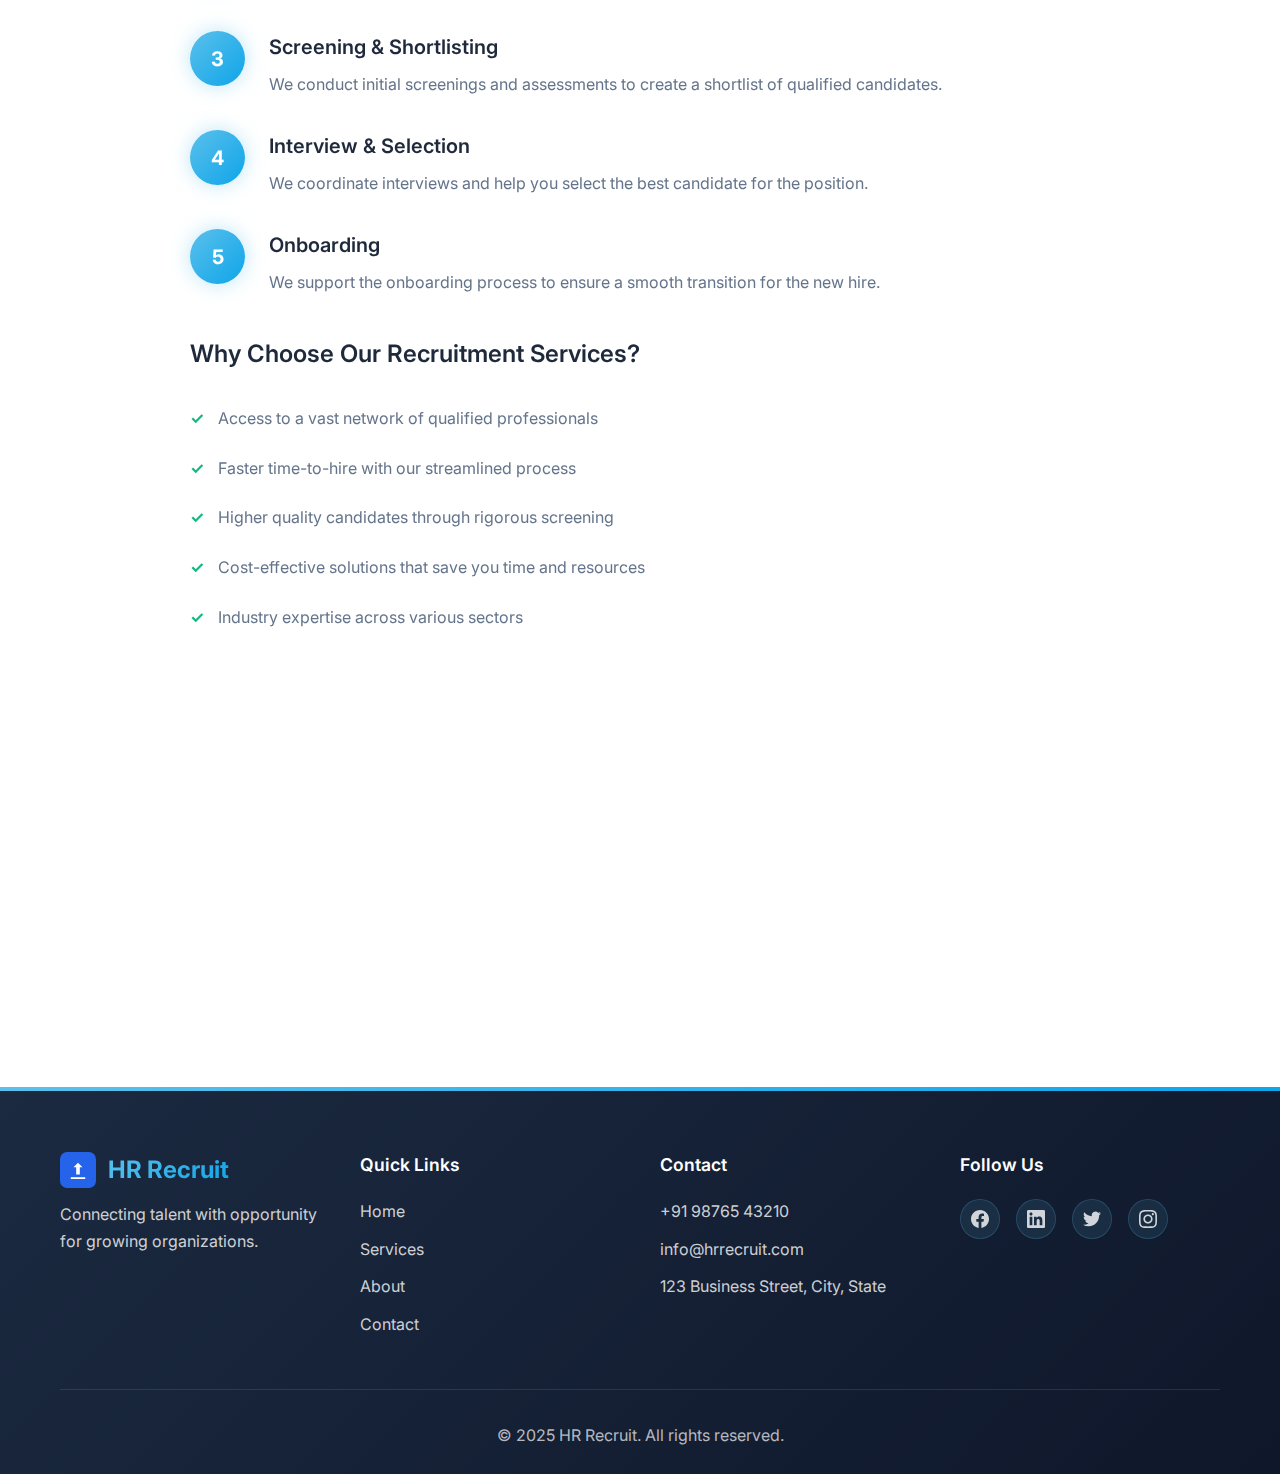
<file: service-recruitment.html>
<!DOCTYPE html>
<html lang="en">
<head>
    <meta charset="UTF-8">
    <meta name="viewport" content="width=device-width, initial-scale=1.0">
    <meta name="description" content="Professional Recruitment Services - Find the perfect candidates for your organization">
    <title>Recruitment Services | HR Recruitment Agency</title>
    <link rel="icon" type="image/svg+xml" href="favicon.svg">
    <link rel="stylesheet" href="styles.css">
    <link rel="preconnect" href="https://fonts.googleapis.com">
    <link rel="preconnect" href="https://fonts.gstatic.com" crossorigin>
    <link href="https://fonts.googleapis.com/css2?family=Inter:wght@300;400;600;700&display=swap" rel="stylesheet">
</head>
<body>
    <!-- Header & Navigation -->
    <header class="header">
        <nav class="navbar" role="navigation" aria-label="Main navigation">
            <div class="nav-container">
                <a href="index.html" class="logo" aria-label="Home">
                    <svg class="logo-icon" width="40" height="40" viewBox="0 0 40 40" fill="none" xmlns="http://www.w3.org/2000/svg">
                        <rect width="40" height="40" rx="8" fill="#2563eb"/>
                        <path d="M20 12L15 17H18V25H22V17H25L20 12Z" fill="white"/>
                        <path d="M12 28H28V30H12V28Z" fill="white"/>
                    </svg>
                    <span class="logo-text">HR Recruit</span>
                </a>
                <div class="header-actions">
                    <ul class="nav-menu">
                        <li class="home-dropdown">
                            <button type="button" class="home-dropdown-label">Home ▾</button>
                            <ul class="home-dropdown-menu">
                                <li><a href="index.html" class="nav-link">Classic</a></li>
                                <li><a href="home-alt.html" class="nav-link">Modern</a></li>
                            </ul>
                        </li>
                        <li><a href="services.html" class="nav-link active">Services</a></li>
                        <li><a href="about.html" class="nav-link">About</a></li>
                        <li><a href="contact.html" class="nav-link">Contact</a></li>
                        <li class="nav-auth">
                            <a href="login.html" class="btn btn-outline-primary nav-auth-btn">Login</a>
                            <a href="register.html" class="btn btn-primary nav-auth-btn">Register</a>
                        </li>
                    </ul>
                    <button class="theme-toggle" type="button" aria-label="Toggle dark mode">
                        <span class="theme-toggle-icon">☀️</span>
                        <span class="theme-toggle-label">Light</span>
                    </button>
                    <button class="mobile-menu-toggle" aria-label="Toggle menu" aria-expanded="false">
                        <span></span>
                        <span></span>
                        <span></span>
                    </button>
                </div>
            </div>
        </nav>
    </header>

    <!-- Page Header -->
    <section class="page-header">
        <div class="container">
            <nav class="breadcrumb">
                <a href="index.html">Home</a> / <a href="services.html">Services</a> / Recruitment
            </nav>
            <h1>Recruitment Services</h1>
            <p>End-to-end recruitment solutions from sourcing to onboarding</p>
        </div>
    </section>

    <!-- Service Detail Content -->
    <section class="service-detail">
        <div class="container">
            <div class="service-detail-content">
                <div class="service-main">
                    <h2>Comprehensive Recruitment Solutions</h2>
                    <p>Our recruitment services are designed to help you find the perfect candidates who not only meet the job requirements but also align with your company culture and values. We handle the entire recruitment process, from initial sourcing to final onboarding.</p>
                    
                    <h3>What We Offer</h3>
                    <ul class="service-features">
                        <li><strong>Candidate Sourcing:</strong> We leverage multiple channels including job boards, social media, professional networks, and our extensive database to find qualified candidates.</li>
                        <li><strong>Screening & Assessment:</strong> Comprehensive screening process including resume review, phone interviews, skills assessments, and background checks.</li>
                        <li><strong>Interview Coordination:</strong> We schedule and coordinate all interviews, ensuring a smooth process for both candidates and hiring managers.</li>
                        <li><strong>Reference Checks:</strong> Thorough verification of candidate credentials and professional references.</li>
                        <li><strong>Offer Negotiation:</strong> Assistance with salary negotiations and offer preparation.</li>
                        <li><strong>Onboarding Support:</strong> Help with the onboarding process to ensure new hires integrate smoothly into your organization.</li>
                    </ul>

                    <h3>Our Process</h3>
                    <div class="process-steps">
                        <div class="process-step">
                            <div class="step-number">1</div>
                            <div class="step-content">
                                <h4>Requirement Analysis</h4>
                                <p>We start by understanding your specific needs, company culture, and job requirements in detail.</p>
                            </div>
                        </div>
                        <div class="process-step">
                            <div class="step-number">2</div>
                            <div class="step-content">
                                <h4>Candidate Search</h4>
                                <p>Our team searches through multiple channels to identify potential candidates who match your criteria.</p>
                            </div>
                        </div>
                        <div class="process-step">
                            <div class="step-number">3</div>
                            <div class="step-content">
                                <h4>Screening & Shortlisting</h4>
                                <p>We conduct initial screenings and assessments to create a shortlist of qualified candidates.</p>
                            </div>
                        </div>
                        <div class="process-step">
                            <div class="step-number">4</div>
                            <div class="step-content">
                                <h4>Interview & Selection</h4>
                                <p>We coordinate interviews and help you select the best candidate for the position.</p>
                            </div>
                        </div>
                        <div class="process-step">
                            <div class="step-number">5</div>
                            <div class="step-content">
                                <h4>Onboarding</h4>
                                <p>We support the onboarding process to ensure a smooth transition for the new hire.</p>
                            </div>
                        </div>
                    </div>

                    <h3>Why Choose Our Recruitment Services?</h3>
                    <ul class="service-benefits">
                        <li>Access to a vast network of qualified professionals</li>
                        <li>Faster time-to-hire with our streamlined process</li>
                        <li>Higher quality candidates through rigorous screening</li>
                        <li>Cost-effective solutions that save you time and resources</li>
                        <li>Industry expertise across various sectors</li>
                    </ul>
                </div>
            </div>
        </div>
    </section>

    <!-- CTA Section -->
    <section class="cta-section">
        <div class="container">
            <h2>Ready to Find Your Next Great Hire?</h2>
            <p>Let's discuss your recruitment needs and how we can help.</p>
            <a href="contact.html" class="btn btn-primary">Get Started</a>
        </div>
    </section>

    <!-- Footer -->
    <footer class="footer">
        <div class="container">
            <div class="footer-content">
                <div class="footer-section">
                    <a href="index.html" class="logo" aria-label="Home">
                        <svg class="logo-icon" width="36" height="36" viewBox="0 0 40 40" fill="none" xmlns="http://www.w3.org/2000/svg">
                            <rect width="40" height="40" rx="8" fill="#2563eb"></rect>
                            <path d="M20 12L15 17H18V25H22V17H25L20 12Z" fill="white"></path>
                            <path d="M12 28H28V30H12V28Z" fill="white"></path>
                        </svg>
                        <span class="logo-text">HR Recruit</span>
                    </a>
                    <p style="max-width: 260px; margin-top: 0.75rem;">Connecting talent with opportunity for growing organizations.</p>
                </div>
                <div class="footer-section">
                    <h4>Quick Links</h4>
                    <ul class="footer-links">
                        <li><a href="index.html">Home</a></li>
                        <li><a href="services.html">Services</a></li>
                        <li><a href="about.html">About</a></li>
                        <li><a href="contact.html">Contact</a></li>
                    </ul>
                </div>
                <div class="footer-section">
                    <h4>Contact</h4>
                    <ul class="footer-contact">
                        <li><a href="tel:+919876543210">+91 98765 43210</a></li>
                        <li><a href="mailto:info@hrrecruit.com">info@hrrecruit.com</a></li>
                        <li><a href="https://maps.google.com" target="_blank" rel="noopener noreferrer">123 Business Street, City, State</a></li>
                    </ul>
                </div>
                <div class="footer-section">
                    <h4>Follow Us</h4>
                    <div class="footer-social">
                        <a href="https://facebook.com" target="_blank" rel="noopener noreferrer" aria-label="Facebook" class="footer-social-icon">
                            <svg width="24" height="24" viewBox="0 0 24 24" fill="currentColor">
                                <path d="M24 12.073c0-6.627-5.373-12-12-12s-12 5.373-12 12c0 5.99 4.388 10.954 10.125 11.854v-8.385H7.078v-3.47h3.047V9.43c0-3.007 1.792-4.669 4.533-4.669 1.312 0 2.686.235 2.686.235v2.953H15.83c-1.491 0-1.956.925-1.956 1.874v2.25h3.328l-.532 3.47h-2.796v8.385C19.612 23.027 24 18.062 24 12.073z"/>
                            </svg>
                        </a>
                        <a href="https://linkedin.com" target="_blank" rel="noopener noreferrer" aria-label="LinkedIn" class="footer-social-icon">
                            <svg width="24" height="24" viewBox="0 0 24 24" fill="currentColor">
                                <path d="M20.447 20.452h-3.554v-5.569c0-1.328-.027-3.037-1.852-3.037-1.853 0-2.136 1.445-2.136 2.939v5.667H9.351V9h3.414v1.561h.046c.477-.9 1.637-1.85 3.37-1.85 3.601 0 4.267 2.37 4.267 5.455v6.286zM5.337 7.433c-1.144 0-2.063-.926-2.063-2.065 0-1.138.92-2.063 2.063-2.063 1.14 0 2.064.925 2.064 2.063 0 1.139-.925 2.065-2.064 2.065zm1.782 13.019H3.555V9h3.564v11.452zM22.225 0H1.771C.792 0 0 .774 0 1.729v20.542C0 23.227.792 24 1.771 24h20.451C23.2 24 24 23.227 24 22.271V1.729C24 .774 23.2 0 22.222 0h.003z"/>
                            </svg>
                        </a>
                        <a href="https://twitter.com" target="_blank" rel="noopener noreferrer" aria-label="Twitter" class="footer-social-icon">
                            <svg width="24" height="24" viewBox="0 0 24 24" fill="currentColor">
                                <path d="M23.953 4.57a10 10 0 01-2.825.775 4.958 4.958 0 002.163-2.723c-.951.555-2.005.959-3.127 1.184a4.92 4.92 0 00-8.384 4.482C7.69 8.095 4.067 6.13 1.64 3.162a4.822 4.822 0 00-.666 2.475c0 1.71.87 3.213 2.188 4.096a4.904 4.904 0 01-2.228-.616v.06a4.923 4.923 0 003.946 4.827 4.996 4.996 0 01-2.212.085 4.936 4.936 0 004.604 3.417 9.867 9.867 0 01-6.102 2.105c-.39 0-.779-.023-1.17-.067a13.995 13.995 0 007.557 2.209c9.053 0 13.998-7.496 13.998-13.985 0-.21 0-.42-.015-.63A9.935 9.935 0 0024 4.59z"/>
                            </svg>
                        </a>
                        <a href="https://instagram.com" target="_blank" rel="noopener noreferrer" aria-label="Instagram" class="footer-social-icon">
                            <svg width="24" height="24" viewBox="0 0 24 24" fill="currentColor">
                                <path d="M12 2.163c3.204 0 3.584.012 4.85.07 3.252.148 4.771 1.691 4.919 4.919.058 1.265.069 1.645.069 4.849 0 3.205-.012 3.584-.069 4.849-.149 3.225-1.664 4.771-4.919 4.919-1.266.058-1.644.07-4.85.07-3.204 0-3.584-.012-4.849-.07-3.26-.149-4.771-1.699-4.919-4.92-.058-1.265-.07-1.644-.07-4.849 0-3.204.013-3.583.07-4.849.149-3.227 1.664-4.771 4.919-4.919 1.266-.057 1.645-.069 4.849-.069zm0-2.163c-3.259 0-3.667.014-4.947.072-4.358.2-6.78 2.618-6.98 6.98-.059 1.281-.073 1.689-.073 4.948 0 3.259.014 3.668.072 4.948.2 4.358 2.618 6.78 6.98 6.98 1.281.058 1.689.072 4.948.072 3.259 0 3.668-.014 4.948-.072 4.354-.2 6.782-2.618 6.979-6.98.059-1.28.073-1.689.073-4.948 0-3.259-.014-3.667-.072-4.947-.196-4.354-2.617-6.78-6.979-6.98-1.281-.059-1.69-.073-4.949-.073zm0 5.838c-3.403 0-6.162 2.759-6.162 6.162s2.759 6.163 6.162 6.163 6.162-2.759 6.162-6.163c0-3.403-2.759-6.162-6.162-6.162zm0 10.162c-2.209 0-4-1.79-4-4 0-2.209 1.791-4 4-4s4 1.791 4 4c0 2.21-1.791 4-4 4zm6.406-11.845c-.796 0-1.441.645-1.441 1.44s.645 1.44 1.441 1.44c.795 0 1.439-.645 1.439-1.44s-.644-1.44-1.439-1.44z"/>
                            </svg>
                        </a>
                    </div>
                </div>
            </div>
            <div class="footer-bottom">
                <p>&copy; 2025 HR Recruit. All rights reserved.</p>
            </div>
        </div>
    </footer>

    <script src="script.js"></script>
</body>
</html>
</file>
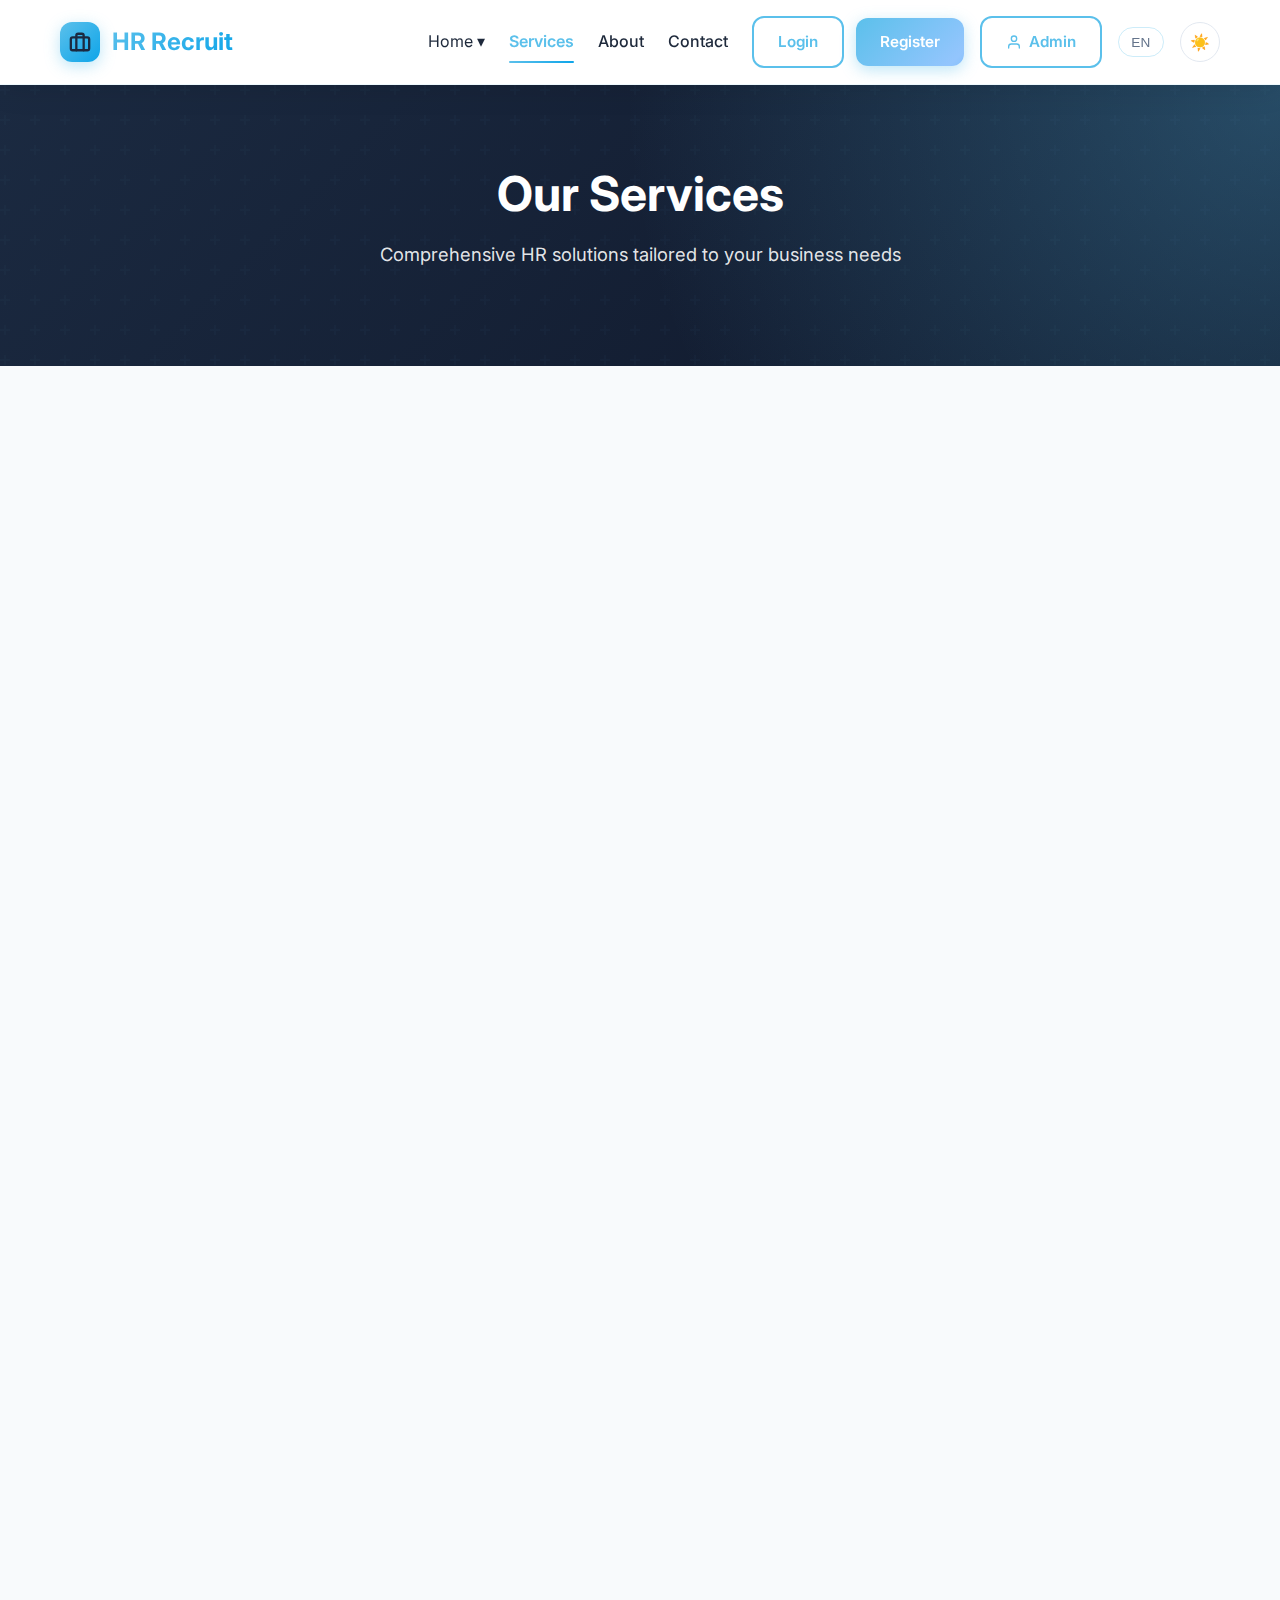
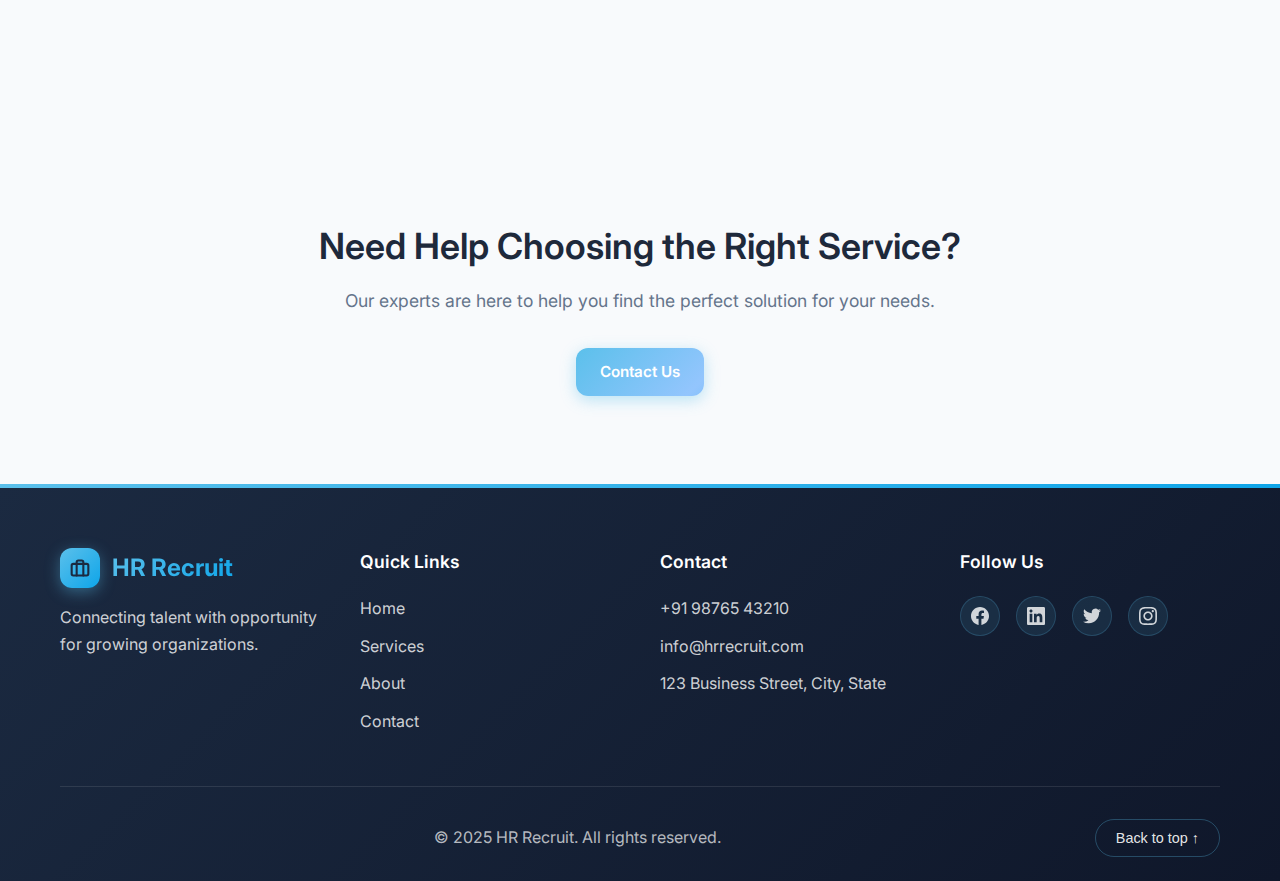
<file: services.html>
<!DOCTYPE html>
<html lang="en">

<head>
    <meta charset="UTF-8">
    <meta name="viewport" content="width=device-width, initial-scale=1.0">
    <meta name="description" content="Comprehensive HR Services - Recruitment, Consulting, Training, and more">
    <title>Our Services | HR Recruitment Agency</title>
    <link rel="icon" type="image/svg+xml"
        href="data:image/svg+xml,<svg xmlns='http://www.w3.org/2000/svg' viewBox='0 0 24 24' fill='none' stroke='%235BC0EB' stroke-width='2.5' stroke-linecap='round' stroke-linejoin='round'><rect x='2' y='7' width='20' height='14' rx='2' ry='2'/><path d='M16 21V5a2 2 0 0 0-2-2h-4a2 2 0 0 0-2 2v16'/></svg>">
    <link rel="stylesheet" href="styles.css">
    <link rel="preconnect" href="https://fonts.googleapis.com">
    <link rel="preconnect" href="https://fonts.gstatic.com" crossorigin>
    <link href="https://fonts.googleapis.com/css2?family=Inter:wght@300;400;500;600;700&display=swap" rel="stylesheet">
</head>

<body>
    <!-- Header & Navigation -->
    <header class="header">
        <nav class="navbar" role="navigation" aria-label="Main navigation">
            <div class="nav-container">
                <a href="index.html" class="logo" aria-label="Home">
                    <div class="logo-icon-wrapper">
                        <svg width="22" height="22" viewBox="0 0 24 24" fill="none" stroke="#1B2A41" stroke-width="2.5"
                            stroke-linecap="round" stroke-linejoin="round">
                            <rect x="2" y="7" width="20" height="14" rx="2" ry="2"></rect>
                            <path d="M16 21V5a2 2 0 0 0-2-2h-4a2 2 0 0 0-2 2v16"></path>
                        </svg>
                    </div>
                    <span class="logo-text">HR Recruit</span>
                </a>
                <div class="header-actions">
                    <ul class="nav-menu">
                        <li class="home-dropdown">
                            <button type="button" class="home-dropdown-label">Home ▾</button>
                            <ul class="home-dropdown-menu">
                                <li><a href="index.html" class="nav-link">Classic</a></li>
                                <li><a href="home-alt.html" class="nav-link">Modern</a></li>
                            </ul>
                        </li>
                        <li><a href="services.html" class="nav-link active">Services</a></li>
                        <li><a href="about.html" class="nav-link">About</a></li>
                        <li><a href="contact.html" class="nav-link">Contact</a></li>
                        <li class="nav-auth">
                            <a href="login.html" class="btn btn-outline-primary nav-auth-btn">Login</a>
                            <a href="register.html" class="btn btn-primary nav-auth-btn">Register</a>
                        </li>
                        <li class="nav-admin">
                            <a href="dashboard.html" class="btn btn-outline-primary nav-auth-btn">
                                <svg width="16" height="16" viewBox="0 0 24 24" fill="none" stroke="currentColor"
                                    stroke-width="2" stroke-linecap="round" stroke-linejoin="round">
                                    <path d="M20 21v-2a4 4 0 0 0-4-4H8a4 4 0 0 0-4 4v2"></path>
                                    <circle cx="12" cy="7" r="4"></circle>
                                </svg>
                                <span>Admin</span>
                            </a>
                        </li>
                    </ul>
                    <a href="dashboard.html" class="btn btn-outline-primary admin-btn" aria-label="Admin dashboard">
                        <svg width="16" height="16" viewBox="0 0 24 24" fill="none" stroke="currentColor"
                            stroke-width="2" stroke-linecap="round" stroke-linejoin="round">
                            <path d="M20 21v-2a4 4 0 0 0-4-4H8a4 4 0 0 0-4 4v2"></path>
                            <circle cx="12" cy="7" r="4"></circle>
                        </svg>
                        <span>Admin</span>
                    </a>
                    <button id="langToggle" class="lang-toggle" type="button" aria-label="Language toggle">EN</button>
                    <button class="theme-toggle" type="button" aria-label="Toggle dark mode">
                        <span class="theme-toggle-icon">☀️</span>
                    </button>
                    <button class="mobile-menu-toggle" aria-label="Toggle menu" aria-expanded="false">
                        <span></span>
                        <span></span>
                        <span></span>
                    </button>
                </div>
            </div>
        </nav>
    </header>

    <!-- Page Header -->
    <section class="page-header">
        <div class="container">
            <h1 data-en="Our Services" data-ar="خدماتنا">Our Services</h1>
            <p data-en="Comprehensive HR solutions tailored to your business needs"
                data-ar="حلول شاملة للموارد البشرية مصممة لتلبية احتياجات عملك">Comprehensive HR solutions tailored to
                your business needs</p>
        </div>
    </section>

    <!-- Services Section -->
    <section class="services">
        <div class="container">
            <div class="services-grid">
                <div class="service-card scroll-animate">
                    <div class="service-icon">
                        <svg xmlns="http://www.w3.org/2000/svg" width="24" height="24" viewBox="0 0 24 24" fill="none"
                            stroke="currentColor" stroke-width="2" stroke-linecap="round" stroke-linejoin="round">
                            <path d="M17 21v-2a4 4 0 0 0-4-4H5a4 4 0 0 0-4 4v2"></path>
                            <circle cx="9" cy="7" r="4"></circle>
                            <path d="M23 21v-2a4 4 0 0 0-3-3.87"></path>
                            <path d="M16 3.13a4 4 0 0 1 0 7.75"></path>
                        </svg>
                    </div>
                    <h3 data-en="Recruitment" data-ar="التوظيف">Recruitment</h3>
                    <p data-en="Find the perfect candidates for your organization with our comprehensive recruitment services."
                        data-ar="اعثر على المرشحين المثاليين لمؤسستك مع خدمات التوظيف الشاملة لدينا.">Find the perfect
                        candidates for your organization with our comprehensive recruitment services.</p>
                    <a href="service-recruitment.html" class="service-link" data-en="Learn More"
                        data-ar="اعرف المزيد">Learn More</a>
                </div>
                <div class="service-card scroll-animate">
                    <div class="service-icon">
                        <svg xmlns="http://www.w3.org/2000/svg" width="24" height="24" viewBox="0 0 24 24" fill="none"
                            stroke="currentColor" stroke-width="2" stroke-linecap="round" stroke-linejoin="round">
                            <rect x="2" y="7" width="20" height="14" rx="2" ry="2"></rect>
                            <path d="M16 21V5a2 2 0 0 0-2-2h-4a2 2 0 0 0-2 2v16"></path>
                        </svg>
                    </div>
                    <h3 data-en="HR Consulting" data-ar="استشارات الموارد البشرية">HR Consulting</h3>
                    <p data-en="Expert guidance on HR strategies, policies, and best practices to optimize your workforce."
                        data-ar="توجيه خبير في استراتيجيات وسياسات وأفضل ممارسات الموارد البشرية لتحسين قوتك العاملة.">
                        Expert guidance on HR strategies, policies, and best practices to optimize your workforce.</p>
                    <a href="service-hr-consulting.html" class="service-link" data-en="Learn More"
                        data-ar="اعرف المزيد">Learn More</a>
                </div>
                <div class="service-card scroll-animate">
                    <div class="service-icon">
                        <svg xmlns="http://www.w3.org/2000/svg" width="24" height="24" viewBox="0 0 24 24" fill="none"
                            stroke="currentColor" stroke-width="2" stroke-linecap="round" stroke-linejoin="round">
                            <polyline points="20 12 20 22 4 22 4 12"></polyline>
                            <rect x="2" y="7" width="20" height="5"></rect>
                            <line x1="12" y1="22" x2="12" y2="7"></line>
                            <path d="M12 7H7.5a2.5 2.5 0 0 1 0-5C11 2 12 7 12 7z"></path>
                            <path d="M12 7h4.5a2.5 2.5 0 0 0 0-5C13 2 12 7 12 7z"></path>
                        </svg>
                    </div>
                    <h3 data-en="Employee Benefits" data-ar="مزايا الموظفين">Employee Benefits</h3>
                    <p data-en="Design and manage competitive benefits packages that attract and retain top talent."
                        data-ar="تصميم وإدارة حزم المزايا التنافسية التي تجذب وتحتفظ بأفضل المواهب.">Design and manage
                        competitive benefits packages that attract and retain top talent.</p>
                    <a href="services.html" class="service-link" data-en="Learn More" data-ar="اعرف المزيد">Learn
                        More</a>
                </div>
                <div class="service-card scroll-animate">
                    <div class="service-icon">
                        <svg xmlns="http://www.w3.org/2000/svg" width="24" height="24" viewBox="0 0 24 24" fill="none"
                            stroke="currentColor" stroke-width="2" stroke-linecap="round" stroke-linejoin="round">
                            <path d="m11 17 2 2a1 1 0 1 0 3-3"></path>
                            <path
                                d="m2.5 2.5 2.27 2.27a1 1 0 0 1 0 1.42l-4.58 4.58a1 1 0 0 0 0 1.42l4.9 4.9a1 1 0 0 0 .69.29h9.17">
                            </path>
                            <path
                                d="m16.5 16.5 2.22 2.22a1 1 0 0 0 1.42 0L22 16.7a2.02 2.02 0 0 0-.1-2.9l-5.6-5.6a2.02 2.02 0 0 0-3 0l-5.6 5.6a2.02 2.02 0 0 0 0 2.9l2.8 2.8">
                            </path>
                        </svg>
                    </div>
                    <h3 data-en="Employee Relations" data-ar="علاقات الموظفين">Employee Relations</h3>
                    <p data-en="Foster positive workplace relationships and resolve conflicts effectively."
                        data-ar="تعزيز العلاقات الإيجابية في مكان العمل وحل النزاعات بفعالية.">Foster positive workplace
                        relationships and resolve conflicts effectively.</p>
                    <a href="services.html" class="service-link" data-en="Learn More" data-ar="اعرف المزيد">Learn
                        More</a>
                </div>
                <div class="service-card scroll-animate">
                    <div class="service-icon">
                        <svg xmlns="http://www.w3.org/2000/svg" width="24" height="24" viewBox="0 0 24 24" fill="none"
                            stroke="currentColor" stroke-width="2" stroke-linecap="round" stroke-linejoin="round">
                            <rect x="2" y="3" width="20" height="14" rx="2" ry="2"></rect>
                            <line x1="2" y1="20" x2="22" y2="20"></line>
                        </svg>
                    </div>
                    <h3 data-en="HRIS Systems" data-ar="أنظمة معلومات الموارد البشرية">HRIS Systems</h3>
                    <p data-en="Implement and manage Human Resources Information Systems for streamlined operations."
                        data-ar="تنفيذ وإدارة أنظمة معلومات الموارد البشرية لعمليات مبسطة.">Implement and manage Human
                        Resources Information Systems for streamlined operations.</p>
                    <a href="services.html" class="service-link" data-en="Learn More" data-ar="اعرف المزيد">Learn
                        More</a>
                </div>
                <div class="service-card scroll-animate">
                    <div class="service-icon">
                        <svg xmlns="http://www.w3.org/2000/svg" width="24" height="24" viewBox="0 0 24 24" fill="none"
                            stroke="currentColor" stroke-width="2" stroke-linecap="round" stroke-linejoin="round">
                            <path d="M22 11.08V12a10 10 0 1 1-5.93-9.14"></path>
                            <polyline points="22 4 12 14.01 9 11.01"></polyline>
                        </svg>
                    </div>
                    <h3 data-en="HR Compliance" data-ar="الامتثال للموارد البشرية">HR Compliance</h3>
                    <p data-en="Ensure your organization meets all legal and regulatory requirements."
                        data-ar="ضمان استيفاء مؤسستك لجميع المتطلبات القانونية والتنظيمية.">Ensure your organization
                        meets all legal and regulatory requirements.</p>
                    <a href="services.html" class="service-link" data-en="Learn More" data-ar="اعرف المزيد">Learn
                        More</a>
                </div>
                <div class="service-card scroll-animate">
                    <div class="service-icon">
                        <svg xmlns="http://www.w3.org/2000/svg" width="24" height="24" viewBox="0 0 24 24" fill="none"
                            stroke="currentColor" stroke-width="2" stroke-linecap="round" stroke-linejoin="round">
                            <path d="M4 19.5A2.5 2.5 0 0 1 6.5 17H20"></path>
                            <path d="M6.5 2H20v20H6.5A2.5 2.5 0 0 1 4 19.5v-15A2.5 2.5 0 0 1 6.5 2z"></path>
                        </svg>
                    </div>
                    <h3 data-en="HR Training" data-ar="تدريب الموارد البشرية">HR Training</h3>
                    <p data-en="Comprehensive training programs to develop your team's skills and capabilities."
                        data-ar="برامج تدريب شاملة لتطوير مهارات وقدرات فريقك.">Comprehensive training programs to
                        develop your team's skills and capabilities.</p>
                    <a href="services.html" class="service-link" data-en="Learn More" data-ar="اعرف المزيد">Learn
                        More</a>
                </div>
                <div class="service-card scroll-animate">
                    <div class="service-icon">
                        <svg xmlns="http://www.w3.org/2000/svg" width="24" height="24" viewBox="0 0 24 24" fill="none"
                            stroke="currentColor" stroke-width="2" stroke-linecap="round" stroke-linejoin="round">
                            <line x1="18" y1="20" x2="18" y2="10"></line>
                            <line x1="12" y1="20" x2="12" y2="4"></line>
                            <line x1="6" y1="20" x2="6" y2="14"></line>
                        </svg>
                    </div>
                    <h3 data-en="HR Analytics" data-ar="تحليلات الموارد البشرية">HR Analytics</h3>
                    <p data-en="Data-driven insights to make informed decisions about your workforce."
                        data-ar="رؤى قائمة على البيانات لاتخاذ قرارات مستنيرة بشأن القوى العاملة.">Data-driven insights
                        to make informed decisions about your workforce.</p>
                    <a href="services.html" class="service-link" data-en="Learn More" data-ar="اعرف المزيد">Learn
                        More</a>
                </div>
                <div class="service-card scroll-animate">
                    <div class="service-icon">
                        <svg xmlns="http://www.w3.org/2000/svg" width="24" height="24" viewBox="0 0 24 24" fill="none"
                            stroke="currentColor" stroke-width="2" stroke-linecap="round" stroke-linejoin="round">
                            <polyline points="23 6 13.5 15.5 8.5 10.5 1 18"></polyline>
                            <polyline points="17 6 23 6 23 12"></polyline>
                        </svg>
                    </div>
                    <h3 data-en="HR Reporting" data-ar="تقارير الموارد البشرية">HR Reporting</h3>
                    <p data-en="Detailed reports and analytics to track HR metrics and performance."
                        data-ar="تقارير وتحليلات مفصلة لتتبع مقاييس وأداء الموارد البشرية.">Detailed reports and
                        analytics to track HR metrics and performance.</p>
                    <a href="services.html" class="service-link" data-en="Learn More" data-ar="اعرف المزيد">Learn
                        More</a>
                </div>
            </div>
        </div>
    </section>

    <!-- CTA Section -->
    <section class="cta-section">
        <div class="container">
            <h2 data-en="Need Help Choosing the Right Service?" data-ar="هل تحتاج مساعدة في اختيار الخدمة المناسبة؟">
                Need Help Choosing the Right Service?</h2>
            <p data-en="Our experts are here to help you find the perfect solution for your needs."
                data-ar="خبراؤنا هنا لمساعدتك في إيجاد الحل المثالي لاحتياجاتك.">Our experts are here to help you find
                the perfect solution for your needs.</p>
            <a href="contact.html" class="btn btn-primary" data-en="Contact Us" data-ar="اتصل بنا">Contact Us</a>
        </div>
    </section>

    <!-- Footer -->
    <footer class="footer">
        <div class="container">
            <div class="footer-content">
                <div class="footer-section">
                    <a href="index.html" class="logo" aria-label="Home">
                        <div class="logo-icon-wrapper">
                            <svg width="20" height="20" viewBox="0 0 24 24" fill="none" stroke="#1B2A41"
                                stroke-width="2.5" stroke-linecap="round" stroke-linejoin="round">
                                <rect x="2" y="7" width="20" height="14" rx="2" ry="2"></rect>
                                <path d="M16 21V5a2 2 0 0 0-2-2h-4a2 2 0 0 0-2 2v16"></path>
                            </svg>
                        </div>
                        <span class="logo-text">HR Recruit</span>
                    </a>
                    <p style="max-width: 280px; margin-top: 1rem;">Connecting talent with opportunity for growing
                        organizations.</p>
                </div>
                <div class="footer-section">
                    <h4>Quick Links</h4>
                    <ul class="footer-links">
                        <li><a href="index.html">Home</a></li>
                        <li><a href="services.html">Services</a></li>
                        <li><a href="about.html">About</a></li>
                        <li><a href="contact.html">Contact</a></li>
                    </ul>
                </div>
                <div class="footer-section">
                    <h4>Contact</h4>
                    <ul class="footer-contact">
                        <li><a href="tel:+919876543210">+91 98765 43210</a></li>
                        <li><a href="mailto:info@hrrecruit.com">info@hrrecruit.com</a></li>
                        <li><a href="https://maps.google.com" target="_blank" rel="noopener noreferrer">123 Business
                                Street, City, State</a></li>
                    </ul>
                </div>
                <div class="footer-section">
                    <h4>Follow Us</h4>
                    <div class="footer-social">
                        <a href="https://facebook.com" target="_blank" rel="noopener noreferrer" aria-label="Facebook"
                            class="footer-social-icon">
                            <svg width="18" height="18" viewBox="0 0 24 24" fill="currentColor">
                                <path
                                    d="M24 12.073c0-6.627-5.373-12-12-12s-12 5.373-12 12c0 5.99 4.388 10.954 10.125 11.854v-8.385H7.078v-3.47h3.047V9.43c0-3.007 1.792-4.669 4.533-4.669 1.312 0 2.686.235 2.686.235v2.953H15.83c-1.491 0-1.956.925-1.956 1.874v2.25h3.328l-.532 3.47h-2.796v8.385C19.612 23.027 24 18.062 24 12.073z" />
                            </svg>
                        </a>
                        <a href="https://linkedin.com" target="_blank" rel="noopener noreferrer" aria-label="LinkedIn"
                            class="footer-social-icon">
                            <svg width="18" height="18" viewBox="0 0 24 24" fill="currentColor">
                                <path
                                    d="M20.447 20.452h-3.554v-5.569c0-1.328-.027-3.037-1.852-3.037-1.853 0-2.136 1.445-2.136 2.939v5.667H9.351V9h3.414v1.561h.046c.477-.9 1.637-1.85 3.37-1.85 3.601 0 4.267 2.37 4.267 5.455v6.286zM5.337 7.433c-1.144 0-2.063-.926-2.063-2.065 0-1.138.92-2.063 2.063-2.063 1.14 0 2.064.925 2.064 2.063 0 1.139-.925 2.065-2.064 2.065zm1.782 13.019H3.555V9h3.564v11.452zM22.225 0H1.771C.792 0 0 .774 0 1.729v20.542C0 23.227.792 24 1.771 24h20.451C23.2 24 24 23.227 24 22.271V1.729C24 .774 23.2 0 22.222 0h.003z" />
                            </svg>
                        </a>
                        <a href="https://twitter.com" target="_blank" rel="noopener noreferrer" aria-label="Twitter"
                            class="footer-social-icon">
                            <svg width="18" height="18" viewBox="0 0 24 24" fill="currentColor">
                                <path
                                    d="M23.953 4.57a10 10 0 01-2.825.775 4.958 4.958 0 002.163-2.723c-.951.555-2.005.959-3.127 1.184a4.92 4.92 0 00-8.384 4.482C7.69 8.095 4.067 6.13 1.64 3.162a4.822 4.822 0 00-.666 2.475c0 1.71.87 3.213 2.188 4.096a4.904 4.904 0 01-2.228-.616v.06a4.923 4.923 0 003.946 4.827 4.996 4.996 0 01-2.212.085 4.936 4.936 0 004.604 3.417 9.867 9.867 0 01-6.102 2.105c-.39 0-.779-.023-1.17-.067a13.995 13.995 0 007.557 2.209c9.053 0 13.998-7.496 13.998-13.985 0-.21 0-.42-.015-.63A9.935 9.935 0 0024 4.59z" />
                            </svg>
                        </a>
                        <a href="https://instagram.com" target="_blank" rel="noopener noreferrer" aria-label="Instagram"
                            class="footer-social-icon">
                            <svg width="18" height="18" viewBox="0 0 24 24" fill="currentColor">
                                <path
                                    d="M12 2.163c3.204 0 3.584.012 4.85.07 3.252.148 4.771 1.691 4.919 4.919.058 1.265.069 1.645.069 4.849 0 3.205-.012 3.584-.069 4.849-.149 3.225-1.664 4.771-4.919 4.919-1.266.058-1.644.07-4.85.07-3.204 0-3.584-.012-4.849-.07-3.26-.149-4.771-1.699-4.919-4.92-.058-1.265-.07-1.644-.07-4.849 0-3.204.013-3.583.07-4.849.149-3.227 1.664-4.771 4.919-4.919 1.266-.057 1.645-.069 4.849-.069zm0-2.163c-3.259 0-3.667.014-4.947.072-4.358.2-6.78 2.618-6.98 6.98-.059 1.281-.073 1.689-.073 4.948 0 3.259.014 3.668.072 4.948.2 4.358 2.618 6.78 6.98 6.98 1.281.058 1.689.072 4.948.072 3.259 0 3.668-.014 4.948-.072 4.354-.2 6.782-2.618 6.979-6.98.059-1.28.073-1.689.073-4.948 0-3.259-.014-3.667-.072-4.947-.196-4.354-2.617-6.78-6.979-6.98-1.281-.059-1.69-.073-4.949-.073zm0 5.838c-3.403 0-6.162 2.759-6.162 6.162s2.759 6.163 6.162 6.163 6.162-2.759 6.162-6.163c0-3.403-2.759-6.162-6.162-6.162zm0 10.162c-2.209 0-4-1.79-4-4 0-2.209 1.791-4 4-4s4 1.791 4 4c0 2.21-1.791 4-4 4zm6.406-11.845c-.796 0-1.441.645-1.441 1.44s.645 1.44 1.441 1.44c.795 0 1.439-.645 1.439-1.44s-.644-1.44-1.439-1.44z" />
                            </svg>
                        </a>
                    </div>
                </div>
            </div>
            <div class="footer-bottom">
                <p>&copy; 2025 HR Recruit. All rights reserved.</p>
                <button type="button" class="back-to-top">Back to top ↑</button>
            </div>
        </div>
    </footer>

    <script src="script.js"></script>
</body>

</html>
</file>
<file: styles.css>
/* ========================================
   HR RECRUITMENT AGENCY - MODERN STYLES
   Visual Effects & Animations Theme
   ======================================== */

/* Reset and Base Styles */
* {
    margin: 0;
    padding: 0;
    box-sizing: border-box;
}

:root {
    /* Primary Colors - Cyan Blue Theme */
    --primary-color: #5BC0EB;
    --primary-dark: #0ea5e9;
    --primary-light: rgba(91, 192, 235, 0.2);

    /* Background Colors */
    --background-dark: #1B2A41;
    --background-darker: #0f172a;
    --card-bg: rgba(15, 23, 42, 0.7);

    /* Text Colors */
    --text-dark: #1e293b;
    --text-light: #64748b;
    --text-white: #ffffff;

    /* UI Colors */
    --bg-light: #f8fafc;
    --bg-white: #ffffff;
    --border-color: #e2e8f0;
    --accent-color: #5BC0EB;
    --success-color: #10b981;
    --error-color: #ef4444;

    /* Shadows */
    --shadow-sm: 0 2px 8px rgba(0, 0, 0, 0.1);
    --shadow-md: 0 10px 30px rgba(15, 23, 42, 0.6);
    --shadow-lg: 0 18px 40px rgba(15, 23, 42, 0.8);
    --shadow-glow: 0 0 20px rgba(91, 192, 235, 0.4);
    --shadow-card-hover: 0 20px 50px rgba(15, 23, 42, 0.45);

    /* Transitions */
    --transition-fast: 0.15s ease;
    --transition-base: 0.25s ease;
    --transition-slow: 0.5s ease;
    --transition-slower: 0.8s ease;
    --transition: all 0.3s ease;

    /* Border Radius */
    --border-radius: 12px;
    --border-radius-lg: 20px;
}

/* Dark mode variable overrides */
body.dark-mode {
    --primary-color: #5BC0EB;
    --primary-dark: #0ea5e9;
    --text-dark: #e5e7eb;
    --text-light: #9ca3af;
    --bg-light: #020617;
    --bg-white: #0f172a;
    --border-color: #1f2937;
    --shadow-sm: 0 2px 8px rgba(15, 23, 42, 0.6);
    --shadow-md: 0 10px 30px rgba(15, 23, 42, 0.7);
    --shadow-lg: 0 18px 40px rgba(15, 23, 42, 0.8);
}

html {
    scroll-behavior: smooth;
}

body {
    font-family: 'Inter', -apple-system, BlinkMacSystemFont, 'Segoe UI', Roboto, sans-serif;
    font-size: 16px;
    line-height: 1.6;
    color: var(--text-dark);
    background-color: var(--bg-white);
    overflow-x: hidden;
}

.container {
    max-width: 1200px;
    margin: 0 auto;
    padding: 0 20px;
}

/* ========================================
   KEYFRAME ANIMATIONS
   ======================================== */

@keyframes fadeInUp {
    from {
        opacity: 0;
        transform: translateY(40px);
    }

    to {
        opacity: 1;
        transform: translateY(0);
    }
}

@keyframes fadeInDown {
    from {
        opacity: 0;
        transform: translateY(-40px);
    }

    to {
        opacity: 1;
        transform: translateY(0);
    }
}

@keyframes fadeInLeft {
    from {
        opacity: 0;
        transform: translateX(-40px);
    }

    to {
        opacity: 1;
        transform: translateX(0);
    }
}

@keyframes fadeInRight {
    from {
        opacity: 0;
        transform: translateX(40px);
    }

    to {
        opacity: 1;
        transform: translateX(0);
    }
}

@keyframes scaleReveal {
    from {
        opacity: 0;
        transform: scale(0.9);
    }

    to {
        opacity: 1;
        transform: scale(1);
    }
}

@keyframes float {

    0%,
    100% {
        transform: translateY(0px);
    }

    50% {
        transform: translateY(-20px);
    }
}

@keyframes pulse {

    0%,
    100% {
        opacity: 1;
        transform: scale(1);
    }

    50% {
        opacity: 0.8;
        transform: scale(1.05);
    }
}

@keyframes glowPulse {

    0%,
    100% {
        box-shadow: 0 0 20px rgba(91, 192, 235, 0.4);
    }

    50% {
        box-shadow: 0 0 40px rgba(91, 192, 235, 0.7);
    }
}

@keyframes rotate {
    from {
        transform: rotate(0deg);
    }

    to {
        transform: rotate(360deg);
    }
}

@keyframes shimmer {
    0% {
        background-position: -200% 0;
    }

    100% {
        background-position: 200% 0;
    }
}

@keyframes wave {

    0%,
    100% {
        transform: translateY(0) rotate(0deg);
    }

    25% {
        transform: translateY(-5px) rotate(2deg);
    }

    75% {
        transform: translateY(5px) rotate(-2deg);
    }
}

@keyframes typewriter {
    from {
        width: 0;
    }

    to {
        width: 100%;
    }
}

@keyframes blink {

    0%,
    50% {
        border-color: var(--primary-color);
    }

    51%,
    100% {
        border-color: transparent;
    }
}

@keyframes slideInRight {
    from {
        transform: translateX(100%);
        opacity: 0;
    }

    to {
        transform: translateX(0);
        opacity: 1;
    }
}

@keyframes bounceIn {
    0% {
        opacity: 0;
        transform: scale(0.3);
    }

    50% {
        transform: scale(1.05);
    }

    70% {
        transform: scale(0.9);
    }

    100% {
        opacity: 1;
        transform: scale(1);
    }
}

/* ========================================
   TYPOGRAPHY
   ======================================== */

h1 {
    font-size: 3rem;
    font-weight: 700;
    line-height: 1.2;
    margin-bottom: 1rem;
    color: var(--text-dark);
}

h2 {
    font-size: 2.25rem;
    font-weight: 600;
    line-height: 1.3;
    margin-bottom: 2rem;
    text-align: center;
    color: var(--text-dark);
}

h3 {
    font-size: 1.5rem;
    font-weight: 500;
    line-height: 1.4;
    margin-bottom: 1rem;
    color: var(--text-dark);
}

h4 {
    font-size: 1.25rem;
    font-weight: 600;
    margin-bottom: 1rem;
    color: var(--text-dark);
}

p {
    font-size: 16px;
    line-height: 1.7;
    color: var(--text-light);
    margin-bottom: 1rem;
}

/* ========================================
   HEADER & NAVIGATION
   ======================================== */

.header {
    background-color: rgba(255, 255, 255, 0.95);
    backdrop-filter: blur(20px);
    -webkit-backdrop-filter: blur(20px);
    box-shadow: 0 4px 30px rgba(0, 0, 0, 0.1);
    position: sticky;
    top: 0;
    z-index: 1000;
    border-bottom: 1px solid rgba(91, 192, 235, 0.1);
    transition: var(--transition-base);
    width: 100%;
}

body.dark-mode .header {
    background-color: rgba(15, 23, 42, 0.95);
    border-bottom-color: rgba(91, 192, 235, 0.2);
}

.navbar {
    padding: 1rem 0;
}

.nav-container {
    max-width: 1200px;
    margin: 0 auto;
    padding: 0 20px;
    display: flex;
    justify-content: space-between;
    align-items: center;
    width: 100%;
    position: relative;
}

/* Logo Styles */
.logo {
    display: flex;
    align-items: center;
    gap: 0.75rem;
    text-decoration: none;
    color: var(--text-dark);
    font-size: 1.5rem;
    font-weight: 700;
    transition: var(--transition-base);
    white-space: nowrap;
}

.logo:hover {
    transform: scale(1.02);
}

.logo:hover .logo-icon-wrapper {
    animation: glowPulse 1.5s ease-in-out infinite;
}

.logo-icon-wrapper {
    width: 40px;
    height: 40px;
    background: linear-gradient(135deg, #5BC0EB 0%, #0ea5e9 100%);
    border-radius: var(--border-radius);
    display: flex;
    align-items: center;
    justify-content: center;
    box-shadow: 0 4px 15px rgba(91, 192, 235, 0.4);
    transition: var(--transition-base);
}

.logo-icon {
    flex-shrink: 0;
}

.logo-text {
    background: linear-gradient(135deg, #5BC0EB 0%, #0ea5e9 100%);
    -webkit-background-clip: text;
    -webkit-text-fill-color: transparent;
    background-clip: text;
}

/* Navigation Menu */
.nav-menu {
    display: flex;
    list-style: none;
    gap: 1.5rem;
    align-items: center;
}

.home-dropdown {
    position: relative;
}

.home-dropdown-label {
    background: none;
    border: none;
    color: var(--text-dark);
    font: inherit;
    cursor: pointer;
    padding: 0.5rem 0;
    transition: var(--transition-base);
}

.home-dropdown-label:hover {
    color: var(--primary-color);
}

.home-dropdown-menu {
    position: absolute;
    top: 100%;
    left: 0;
    min-width: 160px;
    background-color: var(--bg-white);
    border-radius: var(--border-radius);
    box-shadow: var(--shadow-lg);
    border: 1px solid rgba(91, 192, 235, 0.2);
    padding: 0.5rem 0.75rem;
    list-style: none;
    display: none;
    flex-direction: column;
    gap: 0.25rem;
    z-index: 1100;
    animation: fadeInDown var(--transition-fast) ease;
}

.home-dropdown.open .home-dropdown-menu {
    display: flex;
}

/* Navigation Links */
.nav-link {
    text-decoration: none;
    color: var(--text-dark);
    font-weight: 500;
    transition: var(--transition-base);
    position: relative;
    padding: 0.5rem 0;
}

.nav-link::after {
    content: '';
    position: absolute;
    bottom: 0;
    left: 0;
    width: 0;
    height: 2px;
    background: linear-gradient(90deg, #5BC0EB, #0ea5e9);
    transition: width var(--transition-base);
    border-radius: 2px;
}

.nav-link:hover {
    color: var(--primary-color);
}

.nav-link:hover::after {
    width: 100%;
}

.nav-link.active {
    color: var(--primary-color);
    font-weight: 600;
}

.nav-link.active::after {
    width: 100%;
}

/* Header Actions */
.header-actions {
    display: flex;
    align-items: center;
    gap: 1rem;
}

.nav-auth {
    display: flex;
    align-items: center;
    gap: 0.75rem;
}

.nav-auth-btn {
    padding: 0.4rem 1rem;
    font-size: 0.85rem;
    border-radius: 999px;
}

/* Nav Admin - Hidden on Desktop, Shown on Mobile */
.nav-admin {
    display: none;
    /* Hidden on desktop, shown in mobile menu */
}

.nav-admin .nav-auth-btn {
    display: flex;
    align-items: center;
    gap: 0.5rem;
}

/* Admin Badge in Nav Menu - Centered */
.nav-menu li .admin-badge {
    display: flex;
    align-items: center;
    justify-content: center;
    gap: 0.5rem;
    margin: 0 auto;
}

/* Center the li containing admin-badge (dashboard page) */
.nav-menu li:not(.nav-auth):not(.home-dropdown) {
    display: flex;
    justify-content: center;
    align-items: center;
}

/* Admin Button */
.admin-btn {
    padding: 0.4rem 0.9rem;
    font-size: 0.85rem;
    border-radius: 999px;
    display: flex;
    align-items: center;
    gap: 0.4rem;
    text-decoration: none;
}

.admin-btn svg {
    flex-shrink: 0;
}

/* Language Toggle */
.lang-toggle {
    padding: 0.4rem 0.8rem;
    border-radius: 999px;
    border: 1px solid rgba(91, 192, 235, 0.3);
    background-color: transparent;
    color: var(--text-light);
    cursor: pointer;
    font-size: 0.85rem;
    font-weight: 500;
    transition: var(--transition-base);
}

.lang-toggle:hover {
    border-color: var(--primary-color);
    color: var(--primary-color);
    background-color: rgba(91, 192, 235, 0.1);
}

/* Theme Toggle */
.theme-toggle {
    padding: 0.5rem;
    border-radius: 999px;
    border: 1px solid var(--border-color);
    background-color: var(--bg-white);
    color: var(--text-dark);
    cursor: pointer;
    display: flex;
    align-items: center;
    justify-content: center;
    transition: var(--transition-base);
    width: 2.5rem;
    height: 2.5rem;
}

.theme-toggle:hover {
    border-color: var(--primary-color);
    box-shadow: var(--shadow-glow);
    transform: translateY(-2px);
}

body.dark-mode .theme-toggle {
    background-color: var(--background-darker);
    color: var(--text-light);
    border-color: rgba(91, 192, 235, 0.3);
}

.theme-toggle-icon {
    font-size: 1rem;
}

/* Mobile Menu Toggle */
.mobile-menu-toggle {
    display: none;
    flex-direction: column;
    gap: 5px;
    background: none;
    border: none;
    cursor: pointer;
    padding: 0.5rem;
    z-index: 1002;
    position: relative;
    min-width: 44px;
    min-height: 44px;
    align-items: center;
    justify-content: center;
}

.mobile-menu-toggle span {
    width: 25px;
    height: 3px;
    background: linear-gradient(90deg, #5BC0EB, #0ea5e9);
    transition: all 0.35s cubic-bezier(0.4, 0, 0.2, 1);
    border-radius: 3px;
    transform-origin: center;
    pointer-events: none;
}

.mobile-menu-toggle:hover span {
    box-shadow: 0 0 10px rgba(91, 192, 235, 0.5);
}

/* Hide hamburger when menu is open to avoid double X (since panel has its own close) */
.mobile-menu-toggle.active {
    opacity: 0;
    pointer-events: none;
}

/* Hamburger to X animation when menu open */
.mobile-menu-toggle.active span:nth-child(1) {
    transform: rotate(45deg) translate(5px, 5px);
}

.mobile-menu-toggle.active span:nth-child(2) {
    opacity: 0;
    transform: translateX(10px);
}

.mobile-menu-toggle.active span:nth-child(3) {
    transform: rotate(-45deg) translate(5px, -5px);
}

/* Mobile Menu Backdrop - 50% opacity */
.mobile-menu-backdrop {
    display: none;
    position: fixed;
    top: 0;
    left: 0;
    width: 100%;
    height: 100%;
    background-color: rgba(0, 0, 0, 0.5);
    z-index: 1000;
    opacity: 0;
    transition: opacity 0.35s ease;
}

.mobile-menu-backdrop.active {
    display: block;
    opacity: 1;
}

/* Prevent body scroll when menu is open */
body.menu-open {
    overflow: hidden;
}

/* ========================================
   BUTTONS
   ======================================== */

.btn {
    display: inline-block;
    padding: 0.75rem 1.5rem;
    border-radius: var(--border-radius);
    text-decoration: none;
    font-weight: 600;
    transition: var(--transition-base);
    border: none;
    cursor: pointer;
    font-size: 0.95rem;
    text-align: center;
    position: relative;
    overflow: hidden;
}

.btn::before {
    content: '';
    position: absolute;
    top: 50%;
    left: 50%;
    width: 0;
    height: 0;
    background: rgba(255, 255, 255, 0.2);
    border-radius: 50%;
    transform: translate(-50%, -50%);
    transition: width 0.6s ease, height 0.6s ease;
}

.btn:hover::before {
    width: 300px;
    height: 300px;
}

.btn-primary {
    background: linear-gradient(135deg, #5BC0EB 0%, #0ea5e9 100%);
    color: white;
    box-shadow: 0 4px 15px rgba(91, 192, 235, 0.4);
}

.btn-primary:hover {
    transform: translateY(-3px) scale(1.02);
    box-shadow: 0 8px 25px rgba(91, 192, 235, 0.5);
}

.btn-secondary {
    background-color: transparent;
    color: white;
    border: 2px solid white;
}

.btn-secondary:hover {
    background-color: white;
    color: var(--primary-color);
    transform: translateY(-3px);
    box-shadow: var(--shadow-md);
}

.btn-outline-primary {
    background-color: transparent;
    color: var(--primary-color);
    border: 2px solid var(--primary-color);
}

.btn-outline-primary:hover {
    background: linear-gradient(135deg, #5BC0EB 0%, #0ea5e9 100%);
    color: white;
    transform: translateY(-3px);
    box-shadow: var(--shadow-glow);
}

/* Button Focus States */
.btn:focus-visible,
.theme-toggle:focus-visible,
.nav-link:focus-visible,
.service-link:focus-visible {
    outline: 2px solid var(--primary-color);
    outline-offset: 2px;
}

/* ========================================
   HERO SECTION
   ======================================== */

.hero {
    background:
        radial-gradient(circle at top right, rgba(91, 192, 235, 0.3), transparent 50%),
        radial-gradient(circle at bottom left, rgba(14, 165, 233, 0.2), transparent 50%),
        linear-gradient(135deg, var(--background-dark) 0%, var(--background-darker) 100%);
    color: white;
    padding: 7rem 0;
    text-align: center;
    position: relative;
    overflow: hidden;
    animation: heroGlow 12s ease-in-out infinite;
}

.hero::after {
    content: '';
    position: absolute;
    inset: -10%;
    background:
        linear-gradient(135deg, rgba(91, 192, 235, 0.22) 0%, rgba(219, 234, 254, 0.18) 50%, rgba(91, 192, 235, 0.22) 100%),
        repeating-linear-gradient(120deg, rgba(255, 255, 255, 0.08) 0, rgba(255, 255, 255, 0.08) 1px, transparent 2px, transparent 6px);
    mix-blend-mode: screen;
    opacity: 0.35;
    filter: blur(0.2px);
    animation: sheenSweep 16s ease-in-out infinite;
    z-index: 1;
}

.hero .hero-container {
    position: relative;
    z-index: 2;
}

.hero::before {
    content: '';
    position: absolute;
    top: 0;
    left: 0;
    right: 0;
    bottom: 0;
    background: url("data:image/svg+xml,%3Csvg width='60' height='60' viewBox='0 0 60 60' xmlns='http://www.w3.org/2000/svg'%3E%3Cg fill='none' fill-rule='evenodd'%3E%3Cg fill='%235BC0EB' fill-opacity='0.05'%3E%3Cpath d='M36 34v-4h-2v4h-4v2h4v4h2v-4h4v-2h-4zm0-30V0h-2v4h-4v2h4v4h2V6h4V4h-4zM6 34v-4H4v4H0v2h4v4h2v-4h4v-2H6zM6 4V0H4v4H0v2h4v4h2V6h4V4H6z'/%3E%3C/g%3E%3C/g%3E%3C/svg%3E");
    opacity: 0.5;
    animation: float 20s ease-in-out infinite;
}

.hero-container {
    max-width: 850px;
    margin: 0 auto;
    padding: 0 20px;
    position: relative;
    z-index: 1;
}

.hero h1 {
    color: white;
    font-size: 3.5rem;
    margin-bottom: 1.5rem;
    animation: fadeInUp 0.8s ease;
    text-shadow: 0 2px 30px rgba(0, 0, 0, 0.3);
}

.hero-subtitle {
    font-size: 1.25rem;
    color: rgba(255, 255, 255, 0.9);
    margin-bottom: 2.5rem;
    line-height: 1.8;
    animation: fadeInUp 0.8s ease 0.2s both;
}

.hero-buttons {
    display: flex;
    gap: 1rem;
    justify-content: center;
    flex-wrap: wrap;
    animation: fadeInUp 0.8s ease 0.4s both;
}

.hero-buttons .btn {
    padding: 0.85rem 2rem;
    font-size: 1rem;
}

/* Wave Separator */
.wave-separator {
    position: absolute;
    bottom: 0;
    left: 0;
    width: 100%;
    overflow: hidden;
    line-height: 0;
}

.wave-separator svg {
    position: relative;
    display: block;
    width: calc(100% + 1.3px);
    height: 80px;
}

.wave-separator .shape-fill {
    fill: var(--bg-white);
}

/* ========================================
   ALTERNATIVE HERO (Split Layout)
   ======================================== */

.hero-alt {
    padding: 6rem 0;
    background:
        radial-gradient(120% 120% at -10% 20%, rgba(249, 115, 22, 0.14), transparent 50%),
        radial-gradient(90% 90% at 110% -20%, rgba(94, 234, 212, 0.18), transparent 45%),
        linear-gradient(135deg, #0f172a 0%, #111827 100%);
    color: #e5e7eb;
    position: relative;
    overflow: hidden;
}


.hero-alt-grid {
    display: grid;
    grid-template-columns: 1fr 1fr;
    gap: 3rem;
    align-items: center;
    position: relative;
    z-index: 1;
    padding: 3rem 0;
}

.hero-alt-text {
    text-align: center;
}

.hero-alt-text h1 {
    font-size: 2.75rem;
    line-height: 1.2;
    margin-bottom: 1.25rem;
    color: #ffffff;
}

.hero-alt-text p {
    font-size: 1.15rem;
    color: rgba(241, 245, 249, 0.9);
    margin-bottom: 2rem;
}

.hero-alt .hero-buttons {
    justify-content: center;
    gap: 1rem;
}

.hero-alt .hero-buttons .btn-primary {
    box-shadow: 0 15px 40px rgba(91, 192, 235, 0.25);
}

.hero-alt .hero-buttons .btn-primary:hover {
    transform: translateY(-2px) scale(1.02);
    box-shadow: 0 20px 50px rgba(91, 192, 235, 0.35);
}

.hero-alt .hero-buttons .btn-outline-primary:hover {
    transform: translateY(-2px);
    box-shadow: 0 12px 32px rgba(91, 192, 235, 0.2);
}

.hero-alt-stats {
    margin-top: 2.5rem;
    display: grid;
    grid-template-columns: repeat(2, 1fr);
    gap: 1.5rem;
    align-items: stretch;
    justify-items: center;
    max-width: 600px;
    margin-left: auto;
    margin-right: auto;
}

.hero-alt-stats>div {
    width: 100%;
    min-width: 0;
    padding: 1rem 1.25rem;
    border-radius: var(--border-radius);
    border: 1px solid rgba(91, 192, 235, 0.3);
    background-color: rgba(15, 23, 42, 0.6);
    backdrop-filter: blur(10px);
    display: flex;
    flex-direction: column;
    align-items: center;
    justify-content: center;
    text-align: center;
    transition: var(--transition-base);
    box-shadow: 0 18px 45px rgba(0, 0, 0, 0.25), 0 0 0 1px rgba(91, 192, 235, 0.08);
}

.hero-alt-stats>div:hover {
    border-color: var(--primary-color);
    transform: translateY(-4px) scale(1.01);
    box-shadow: var(--shadow-glow);
}

.hero-alt-stats .stat-number {
    font-size: 1.75rem;
    margin-bottom: 0.25rem;
    background: linear-gradient(135deg, #5BC0EB 0%, #0ea5e9 100%);
    -webkit-background-clip: text;
    -webkit-text-fill-color: transparent;
    background-clip: text;
}

.hero-alt-stats .stat-label {
    font-size: 0.9rem;
    color: rgba(241, 245, 249, 0.85);
}

/* Hero Alt Panel */
.hero-alt-panel {
    background-color: rgba(15, 23, 42, 0.85);
    backdrop-filter: blur(20px);
    border-radius: var(--border-radius-lg);
    padding: 2.5rem;
    box-shadow: var(--shadow-lg);
    border: 1px solid rgba(91, 192, 235, 0.2);
}

.hero-alt-form {
    display: flex;
    flex-direction: column;
    gap: 1rem;
    align-items: center;
}

.hero-alt-form .btn {
    align-self: center;
}

.hero-alt-panel h2 {
    text-align: center;
    color: #ffffff;
    margin-bottom: 0.75rem;
    font-size: 1.5rem;
}

.hero-alt-panel p {
    margin-bottom: 1.5rem;
    color: rgba(226, 232, 240, 0.9);
    text-align: center;
}

.hero-alt-form .form-group {
    margin-bottom: 1rem;
    display: flex;
    flex-direction: column;
    align-items: center;
    width: 100%;
}

.hero-alt-form .form-group label {
    color: #e5e7eb;
    text-align: center;
    width: 100%;
    margin-bottom: 0.5rem;
}

.hero-alt-form .form-group input,
.hero-alt-form .form-group select {
    background-color: rgba(2, 6, 23, 0.6);
    border-color: rgba(91, 192, 235, 0.3);
    color: #e5e7eb;
    transition: var(--transition-base);
    width: 100%;
    text-align: center;
}

.hero-alt-form .form-group input:focus,
.hero-alt-form .form-group select:focus {
    border-color: var(--primary-color);
    box-shadow: 0 0 0 3px rgba(91, 192, 235, 0.2);
}

.hero-alt-form .form-group input::placeholder {
    color: rgba(148, 163, 184, 0.9);
}

/* Blob float animations */
@keyframes blobFloat {
    0% {
        transform: translate(0, 0) scale(1);
    }

    50% {
        transform: translate(12px, -10px) scale(1.05);
    }

    100% {
        transform: translate(0, 0) scale(1);
    }
}

@keyframes blobFloatReverse {
    0% {
        transform: translate(0, 0) scale(1);
    }

    50% {
        transform: translate(-14px, 12px) scale(1.06);
    }

    100% {
        transform: translate(0, 0) scale(1);
    }
}

/* ========================================
   WHY CHOOSE US SECTION
   ======================================== */

.why-choose-us {
    padding: 5rem 0;
    background-color: var(--bg-white);
    position: relative;
}

.features-grid {
    display: grid;
    grid-template-columns: repeat(auto-fit, minmax(260px, 1fr));
    gap: 2rem;
    margin-top: 3rem;
}

.feature-card {
    text-align: center;
    padding: 2rem 1.5rem;
    display: flex;
    flex-direction: column;
    height: 100%;
    overflow-wrap: break-word;
    word-wrap: break-word;
    background: var(--bg-light);
    border: 1px solid var(--border-color);
    border-radius: var(--border-radius);
    transition: var(--transition-base);
    position: relative;
}

.feature-card::before {
    content: '';
    position: absolute;
    top: 0;
    left: 0;
    right: 0;
    height: 4px;
    background: linear-gradient(90deg, #5BC0EB, #0ea5e9);
    border-radius: var(--border-radius) var(--border-radius) 0 0;
    opacity: 0;
    transition: var(--transition-base);
}

.feature-card:hover {
    transform: translateY(-8px);
    box-shadow: var(--shadow-card-hover);
    border-color: var(--primary-color);
}

.feature-card:hover::before {
    opacity: 1;
}

.feature-icon {
    font-size: 3rem;
    margin-bottom: 1rem;
    animation: wave 3s ease-in-out infinite;
}

.feature-card:hover .feature-icon {
    animation: pulse 1s ease-in-out infinite;
}

.feature-card h3 {
    font-weight: 600;
    margin-bottom: 0.75rem;
    overflow-wrap: break-word;
    word-wrap: break-word;
    min-height: 2rem;
}

.feature-card p {
    flex-grow: 1;
    display: -webkit-box;
    -webkit-line-clamp: 3;
    -webkit-box-orient: vertical;
    overflow: hidden;
    text-overflow: ellipsis;
}

/* ========================================
   SERVICES SECTIONS
   ======================================== */

.services {
    padding: 5rem 0;
    background-color: var(--bg-light);
}

.services-grid {
    display: grid;
    grid-template-columns: repeat(auto-fit, minmax(300px, 1fr));
    gap: 2rem;
    align-items: stretch;
    margin-top: 3rem;
}

.service-card {
    background-color: var(--bg-white);
    padding: 2rem;
    border-radius: var(--border-radius);
    box-shadow: var(--shadow-sm);
    border: 1px solid var(--border-color);
    transition: var(--transition-base);
    text-align: center;
    display: flex;
    flex-direction: column;
    height: 100%;
    overflow-wrap: break-word;
    word-wrap: break-word;
    position: relative;
    overflow: hidden;
}

.service-card::after {
    content: '';
    position: absolute;
    top: 0;
    left: -100%;
    width: 100%;
    height: 100%;
    background: linear-gradient(90deg, transparent, rgba(91, 192, 235, 0.1), transparent);
    transition: left 0.5s ease;
}

.service-card:hover {
    transform: translateY(-8px);
    box-shadow: var(--shadow-card-hover);
    border-color: var(--primary-color);
}

.service-card:hover::after {
    left: 100%;
}

.service-icon {
    font-size: 3.5rem;
    margin-bottom: 1.5rem;
    transition: var(--transition-base);
}

.service-card:hover .service-icon {
    transform: scale(1.1);
}

.service-card h3 {
    font-weight: 600;
    margin-bottom: 1rem;
    color: var(--text-dark);
}

.service-card p {
    color: var(--text-light);
    line-height: 1.7;
    flex-grow: 1;
}

/* Featured Services */
.featured-services {
    padding: 5rem 0;
    background-color: var(--bg-light);
}

.services-preview {
    display: grid;
    grid-template-columns: repeat(auto-fit, minmax(300px, 1fr));
    gap: 2rem;
    align-items: stretch;
    margin-top: 3rem;
}

.service-preview-card {
    background-color: var(--bg-white);
    padding: 2.5rem 2rem;
    border-radius: var(--border-radius);
    box-shadow: var(--shadow-sm);
    border: 1px solid var(--border-color);
    transition: var(--transition-base);
    text-align: center;
    display: flex;
    flex-direction: column;
    height: 100%;
    overflow-wrap: break-word;
    word-wrap: break-word;
}

.service-preview-card:hover {
    transform: translateY(-10px);
    box-shadow: var(--shadow-card-hover);
    border-color: var(--primary-color);
}

.service-preview-card .service-icon {
    font-size: 3.5rem;
    margin-bottom: 1.5rem;
}

.service-preview-card h3 {
    font-weight: 600;
    margin-bottom: 1rem;
}

.service-preview-card p {
    margin-bottom: 1.5rem;
    flex-grow: 1;
}

/* Services Alt Section */
.services-alt {
    padding: 5rem 0;
    background-color: var(--bg-white);
}

.section-header-alt {
    max-width: 640px;
    margin: 0 auto 3rem;
    text-align: center;
}

.section-header-alt h2 {
    margin-bottom: 1rem;
}

.section-header-alt p {
    margin: 0;
}

.services-alt-grid {
    display: grid;
    grid-template-columns: repeat(auto-fit, minmax(280px, 1fr));
    gap: 2rem;
}

.service-card-alt {
    background-color: var(--bg-light);
    border-radius: var(--border-radius);
    padding: 2rem;
    border: 1px solid var(--border-color);
    box-shadow: var(--shadow-sm);
    display: flex;
    flex-direction: column;
    height: 100%;
    transition: var(--transition-base);
}

.service-card-alt:hover {
    transform: translateY(-5px);
    box-shadow: var(--shadow-md);
    border-color: var(--primary-color);
}

.service-card-alt h3 {
    font-weight: 600;
    margin-bottom: 0.75rem;
}

.service-card-alt p {
    margin-bottom: 1.25rem;
    flex-grow: 1;
}

.service-card-alt .service-link {
    margin-top: auto;
}

/* Service Link */
.service-link {
    color: var(--primary-color);
    text-decoration: none;
    font-weight: 600;
    transition: var(--transition-base);
    display: inline-flex;
    align-items: center;
    justify-content: center;
    gap: 0.5rem;
    margin-top: 1rem;
}

.service-link::after {
    content: '';
    transition: transform var(--transition-base);
}

.service-link:hover {
    color: var(--primary-dark);
}

.service-link:hover::after {
    transform: translateX(5px);
}

/* ========================================
   PROCESS SECTION
   ======================================== */

.process-alt {
    padding: 5rem 0;
    background-color: var(--bg-light);
}

.process-alt-grid {
    display: grid;
    grid-template-columns: repeat(auto-fit, minmax(240px, 1fr));
    gap: 2rem;
    margin-top: 3rem;
}

.process-alt-card {
    background-color: var(--bg-white);
    border-radius: var(--border-radius);
    padding: 2rem;
    border: 1px solid var(--border-color);
    box-shadow: var(--shadow-sm);
    transition: var(--transition-base);
    position: relative;
    overflow: hidden;
}

.process-alt-card:hover {
    transform: translateY(-5px);
    box-shadow: var(--shadow-md);
}

.process-alt-step {
    display: inline-flex;
    align-items: center;
    justify-content: center;
    width: 40px;
    height: 40px;
    border-radius: 50%;
    background: linear-gradient(135deg, #5BC0EB 0%, #0ea5e9 100%);
    color: #ffffff;
    font-weight: 700;
    font-size: 1rem;
    margin-bottom: 1rem;
    box-shadow: var(--shadow-glow);
}

.process-alt-card h3 {
    font-weight: 600;
    margin-bottom: 0.75rem;
}

/* Process Steps */
.process-steps {
    margin: 2.5rem 0;
}

.process-step {
    display: flex;
    gap: 1.5rem;
    margin-bottom: 2rem;
    align-items: flex-start;
}

.step-number {
    width: 55px;
    height: 55px;
    background: linear-gradient(135deg, #5BC0EB 0%, #0ea5e9 100%);
    color: white;
    border-radius: 50%;
    display: flex;
    align-items: center;
    justify-content: center;
    font-weight: 700;
    font-size: 1.25rem;
    flex-shrink: 0;
    box-shadow: var(--shadow-glow);
}

.step-content h4 {
    font-weight: 600;
    margin-bottom: 0.5rem;
    color: var(--text-dark);
}

.step-content p {
    color: var(--text-light);
    margin: 0;
}

/* ========================================
   ABOUT SECTION
   ======================================== */

.about {
    padding: 5rem 0;
}

.about-content {
    display: grid;
    grid-template-columns: 1fr 1fr;
    gap: 4rem;
    align-items: center;
}

.about-text h3 {
    font-weight: 600;
    margin-bottom: 1.5rem;
}

.about-stats {
    display: grid;
    grid-template-columns: repeat(3, 1fr);
    gap: 1.5rem;
}

.stat-item {
    text-align: center;
    padding: 2rem 1.5rem;
    background-color: var(--bg-light);
    border-radius: var(--border-radius);
    border: 1px solid var(--border-color);
    min-width: 0;
    transition: var(--transition-base);
}

.stat-item:hover {
    transform: translateY(-5px);
    box-shadow: var(--shadow-md);
    border-color: var(--primary-color);
}

.stat-number {
    font-size: 2.75rem;
    font-weight: 700;
    background: linear-gradient(135deg, #5BC0EB 0%, #0ea5e9 100%);
    -webkit-background-clip: text;
    -webkit-text-fill-color: transparent;
    background-clip: text;
    margin-bottom: 0.5rem;
}

.stat-label {
    color: var(--text-light);
    font-size: 0.9rem;
}

/* About Page Styles */
.about-page {
    padding: 5rem 0;
}

.about-intro {
    max-width: 800px;
    margin: 0 auto 4rem;
    text-align: center;
}

.about-intro h2 {
    text-align: center;
}

.mission-vision {
    display: grid;
    grid-template-columns: repeat(auto-fit, minmax(300px, 1fr));
    gap: 2rem;
    margin: 3rem 0;
}

.mission-card,
.vision-card {
    background-color: var(--bg-light);
    padding: 2.5rem;
    border-radius: var(--border-radius);
    border-left: 4px solid var(--primary-color);
    border-top: 1px solid var(--border-color);
    border-right: 1px solid var(--border-color);
    border-bottom: 1px solid var(--border-color);
    transition: var(--transition-base);
}

.mission-card:hover,
.vision-card:hover {
    transform: translateY(-5px);
    box-shadow: var(--shadow-md);
}

.mission-card h3,
.vision-card h3 {
    font-weight: 600;
    margin-bottom: 1rem;
    color: var(--primary-color);
    text-align: center;
}

.values-section {
    margin: 4rem 0;
}

.values-section h2 {
    text-align: center;
    margin-bottom: 3rem;
}

.values-grid {
    display: grid;
    grid-template-columns: repeat(auto-fit, minmax(250px, 1fr));
    gap: 2rem;
}

.value-item {
    text-align: center;
    padding: 2.5rem 2rem;
    background-color: var(--bg-light);
    border-radius: var(--border-radius);
    overflow-wrap: break-word;
    word-wrap: break-word;
    border: 1px solid var(--border-color);
    transition: var(--transition-base);
}

.value-item:hover {
    transform: translateY(-5px);
    box-shadow: var(--shadow-md);
    border-color: var(--primary-color);
}

.value-icon {
    font-size: 3rem;
    margin-bottom: 1rem;
}

.value-item h3 {
    font-weight: 600;
    margin-bottom: 1rem;
}

/* ========================================
   TESTIMONIALS SECTION
   ======================================== */

.testimonials {
    padding: 5rem 0;
    background-color: var(--bg-light);
}

.testimonials-grid {
    display: grid;
    grid-template-columns: repeat(auto-fit, minmax(320px, 1fr));
    gap: 2rem;
    margin-top: 3rem;
}

.testimonial-card {
    background-color: var(--bg-white);
    padding: 2.5rem;
    border-radius: var(--border-radius);
    box-shadow: var(--shadow-sm);
    border: 1px solid var(--border-color);
    overflow-wrap: break-word;
    word-wrap: break-word;
    display: flex;
    flex-direction: column;
    height: 100%;
    transition: var(--transition-base);
    position: relative;
}

.testimonial-card::before {
    content: '"';
    position: absolute;
    top: 1rem;
    left: 1.5rem;
    font-size: 4rem;
    font-family: Georgia, serif;
    color: var(--primary-color);
    opacity: 0.2;
    line-height: 1;
}

.testimonial-card:hover {
    transform: translateY(-5px);
    box-shadow: var(--shadow-md);
    border-color: var(--primary-color);
}

.testimonial-content {
    margin-bottom: 1.5rem;
    flex-grow: 1;
    position: relative;
    z-index: 1;
}

.testimonial-content p {
    font-style: italic;
    color: var(--text-light);
    line-height: 1.8;
}

.testimonial-author {
    display: flex;
    align-items: center;
    gap: 1rem;
}

.author-avatar {
    width: 55px;
    height: 55px;
    border-radius: 50%;
    background: linear-gradient(135deg, #5BC0EB 0%, #0ea5e9 100%);
    color: white;
    display: flex;
    align-items: center;
    justify-content: center;
    font-weight: 700;
    font-size: 1.25rem;
    box-shadow: var(--shadow-glow);
}

.author-name {
    font-weight: 600;
    color: var(--text-dark);
    margin-bottom: 0.25rem;
}

.author-title {
    font-size: 0.9rem;
    color: var(--text-light);
}

/* Testimonials Alt */
.testimonials-alt {
    padding: 5rem 0;
    background-color: var(--bg-white);
}

.testimonials-alt-row {
    display: grid;
    grid-template-columns: repeat(auto-fit, minmax(300px, 1fr));
    gap: 2rem;
    margin-top: 3rem;
}

/* ========================================
   STATS SECTION
   ======================================== */

.stats-section {
    padding: 5rem 0;
    background:
        radial-gradient(circle at top left, rgba(91, 192, 235, 0.2), transparent 50%),
        radial-gradient(circle at bottom right, rgba(14, 165, 233, 0.15), transparent 50%),
        linear-gradient(135deg, var(--background-dark) 0%, var(--background-darker) 100%);
    color: white;
    position: relative;
    overflow: hidden;
}

.stats-section::before {
    content: '';
    position: absolute;
    top: 0;
    left: 0;
    right: 0;
    bottom: 0;
    background: url("data:image/svg+xml,%3Csvg width='40' height='40' viewBox='0 0 40 40' xmlns='http://www.w3.org/2000/svg'%3E%3Cg fill='%235BC0EB' fill-opacity='0.03'%3E%3Cpath d='M20 20h20v20H20V20zM0 0h20v20H0V0z'/%3E%3C/g%3E%3C/svg%3E");
}

.stats-section .container {
    position: relative;
    z-index: 1;
}

.stats-grid {
    display: grid;
    grid-template-columns: repeat(auto-fit, minmax(200px, 1fr));
    gap: 2rem;
    text-align: center;
}

.stats-section .stat-item {
    background-color: rgba(91, 192, 235, 0.1);
    padding: 2.5rem 2rem;
    border-radius: var(--border-radius);
    backdrop-filter: blur(10px);
    border: 1px solid rgba(91, 192, 235, 0.2);
    min-width: 0;
    transition: var(--transition-base);
}

.stats-section .stat-item:hover {
    transform: translateY(-5px);
    background-color: rgba(91, 192, 235, 0.15);
    box-shadow: var(--shadow-glow);
}

.stats-section .stat-number {
    color: white;
    font-size: 3.5rem;
    background: linear-gradient(135deg, #5BC0EB 0%, #ffffff 100%);
    -webkit-background-clip: text;
    -webkit-text-fill-color: transparent;
    background-clip: text;
}

.stats-section .stat-label {
    color: rgba(255, 255, 255, 0.9);
}

/* ========================================
   CTA SECTION
   ======================================== */

.cta-section {
    padding: 5rem 0;
    text-align: center;
    background: var(--bg-light);
    position: relative;
}

.cta-section h2 {
    margin-bottom: 1rem;
}

.cta-section p {
    margin-bottom: 2rem;
    font-size: 1.1rem;
}

.cta-buttons {
    display: flex;
    gap: 1rem;
    justify-content: center;
    flex-wrap: wrap;
}

/* ========================================
   CONTACT SECTION
   ======================================== */

.contact {
    padding: 5rem 0;
    background-color: var(--bg-light);
}

.contact-form-heading {
    font-size: 1.5rem;
    font-weight: 600;
    margin-bottom: 1rem;
    color: var(--text-dark);
}

.contact-wrapper {
    display: grid;
    grid-template-columns: 1.5fr 1fr;
    gap: 3rem;
    margin-top: 3rem;
    align-items: stretch;
}

.contact-info {
    background-color: var(--bg-white);
    padding: 2.5rem;
    border-radius: var(--border-radius);
    box-shadow: var(--shadow-sm);
    border: 1px solid var(--border-color);
    display: flex;
    flex-direction: column;
    height: 100%;
}

.contact-info h3 {
    font-weight: 600;
    margin-bottom: 1rem;
    text-align: center;
}

.contact-details {
    margin-top: 1.5rem;
    display: grid;
    grid-template-columns: 1fr;
    gap: 1rem;
}

.contact-item {
    display: flex;
    align-items: flex-start;
    gap: 1rem;
    padding: 1.25rem;
    border-radius: var(--border-radius);
    border: 1px solid var(--border-color);
    background-color: var(--bg-light);
    transition: var(--transition-base);
}

.contact-item:hover {
    border-color: var(--primary-color);
    transform: translateX(5px);
}

.contact-icon {
    font-size: 1.5rem;
}

.contact-link {
    color: var(--text-dark);
    text-decoration: none;
    transition: var(--transition-base);
}

.contact-link:hover {
    color: var(--primary-color);
}

/* Contact Form */
.contact-form {
    background-color: var(--bg-white);
    padding: 2.5rem;
    border-radius: var(--border-radius);
    box-shadow: var(--shadow-sm);
    height: 100%;
    display: flex;
    flex-direction: column;
    border: 1px solid var(--border-color);
}

.contact-form .btn {
    width: auto;
    align-self: center;
    margin-top: 0.5rem;
}

.contact-form .form-group-message {
    margin-bottom: 1rem;
}

.contact-form .form-group-spam {
    margin-bottom: 0;
    min-height: 0;
}

/* Form Elements */
.form-group {
    margin-bottom: 1.5rem;
}

.form-group label {
    display: block;
    margin-bottom: 0.5rem;
    color: var(--text-dark);
    font-weight: 500;
}

.required {
    color: var(--error-color);
}

.form-group input,
.form-group textarea,
.form-group select {
    width: 100%;
    padding: 1rem;
    border: 2px solid var(--border-color);
    border-radius: var(--border-radius);
    font-size: 1rem;
    font-family: inherit;
    transition: var(--transition-base);
    background-color: var(--bg-white);
}

.form-group input:focus,
.form-group textarea:focus,
.form-group select:focus {
    outline: none;
    border-color: var(--primary-color);
    box-shadow: 0 0 0 4px rgba(91, 192, 235, 0.15);
}

.error-message {
    display: block;
    color: var(--error-color);
    font-size: 0.875rem;
    margin-top: 0.25rem;
    min-height: 1.25rem;
}

.form-message {
    margin-top: 1rem;
    padding: 1rem;
    border-radius: var(--border-radius);
    display: none;
}

.form-message.success {
    display: block;
    background-color: rgba(16, 185, 129, 0.1);
    color: #065f46;
    border: 1px solid var(--success-color);
}

.form-message.error {
    display: block;
    background-color: rgba(239, 68, 68, 0.1);
    color: #991b1b;
    border: 1px solid var(--error-color);
}

/* ========================================
   PAGE HEADER
   ======================================== */

.page-header {
    background:
        radial-gradient(circle at top right, rgba(91, 192, 235, 0.3), transparent 50%),
        linear-gradient(135deg, var(--background-dark) 0%, var(--background-darker) 100%);
    color: white;
    padding: 5rem 0;
    text-align: center;
    position: relative;
    overflow: hidden;
}

.page-header::before {
    content: '';
    position: absolute;
    top: 0;
    left: 0;
    right: 0;
    bottom: 0;
    background: url("data:image/svg+xml,%3Csvg width='60' height='60' viewBox='0 0 60 60' xmlns='http://www.w3.org/2000/svg'%3E%3Cg fill='none' fill-rule='evenodd'%3E%3Cg fill='%235BC0EB' fill-opacity='0.05'%3E%3Cpath d='M36 34v-4h-2v4h-4v2h4v4h2v-4h4v-2h-4zm0-30V0h-2v4h-4v2h4v4h2V6h4V4h-4zM6 34v-4H4v4H0v2h4v4h2v-4h4v-2H6zM6 4V0H4v4H0v2h4v4h2V6h4V4H6z'/%3E%3C/g%3E%3C/g%3E%3C/svg%3E");
    opacity: 0.5;
}

.page-header .container {
    position: relative;
    z-index: 1;
}

.page-header h1 {
    color: white;
    margin-bottom: 1rem;
    animation: fadeInUp 0.8s ease;
}

.page-header p {
    color: rgba(255, 255, 255, 0.9);
    font-size: 1.15rem;
    animation: fadeInUp 0.8s ease 0.2s both;
}

.breadcrumb {
    margin-bottom: 1.5rem;
    font-size: 0.9rem;
    color: rgba(255, 255, 255, 0.8);
    animation: fadeInUp 0.8s ease 0.1s both;
}

.breadcrumb a {
    color: rgba(255, 255, 255, 0.9);
    text-decoration: none;
    transition: var(--transition-base);
}

.breadcrumb a:hover {
    color: var(--primary-color);
}

/* ========================================
   SERVICE DETAIL PAGE
   ======================================== */

.service-detail {
    padding: 5rem 0;
}

.service-detail-content {
    max-width: 900px;
    margin: 0 auto;
}

.service-icon-large {
    font-size: 4.5rem;
    text-align: center;
    margin-bottom: 2rem;
}

.service-main h2 {
    text-align: left;
    margin-bottom: 1.5rem;
}

.service-main h3 {
    font-weight: 600;
    margin-top: 2.5rem;
    margin-bottom: 1rem;
    color: var(--text-dark);
}

.service-features {
    list-style: none;
    margin: 1.5rem 0;
}

.service-features li {
    padding: 1.25rem;
    margin-bottom: 1rem;
    background-color: var(--bg-light);
    border-left: 4px solid var(--primary-color);
    border-radius: var(--border-radius);
    transition: var(--transition-base);
}

.service-features li:hover {
    transform: translateX(5px);
    box-shadow: var(--shadow-sm);
}

.service-features li strong {
    color: var(--primary-color);
}

.service-benefits {
    list-style: none;
    margin: 1.5rem 0;
}

.service-benefits li {
    padding: 0.75rem 0;
    padding-left: 1.75rem;
    position: relative;
    color: var(--text-light);
}

.service-benefits li::before {
    content: "✓";
    position: absolute;
    left: 0;
    color: var(--success-color);
    font-weight: 700;
}

/* ========================================
   FOOTER
   ======================================== */

.footer {
    background: linear-gradient(135deg, var(--background-dark) 0%, var(--background-darker) 100%);
    color: white;
    padding: 4rem 0 1.5rem;
    position: relative;
}

.footer::before {
    content: '';
    position: absolute;
    top: 0;
    left: 0;
    right: 0;
    height: 4px;
    background: linear-gradient(90deg, #5BC0EB, #0ea5e9, #5BC0EB);
    background-size: 200% 100%;
    animation: shimmer 3s linear infinite;
}

body.dark-mode .footer {
    background: linear-gradient(135deg, #020617 0%, #0f172a 100%);
}

.footer-content {
    display: grid;
    grid-template-columns: repeat(auto-fit, minmax(250px, 1fr));
    gap: 2.5rem;
    margin-bottom: 2.5rem;
}

.footer-section h4 {
    color: white;
    margin-bottom: 1.25rem;
    font-size: 1.1rem;
}

.footer-section p {
    color: rgba(255, 255, 255, 0.8);
    line-height: 1.7;
}

.footer-links {
    list-style: none;
}

.footer-links li {
    margin-bottom: 0.75rem;
}

.footer-links a,
.footer-contact a {
    color: rgba(255, 255, 255, 0.8);
    text-decoration: none;
    transition: var(--transition-base);
    display: inline-block;
}

.footer-links a:hover,
.footer-contact a:hover {
    color: var(--primary-color);
    transform: translateX(5px);
}

.footer-contact {
    list-style: none;
}

.footer-contact li {
    margin-bottom: 0.75rem;
}

.footer-social {
    display: flex;
    gap: 1rem;
    margin-top: 1rem;
}

.footer-social-icon {
    width: 40px;
    height: 40px;
    border-radius: 50%;
    background-color: rgba(91, 192, 235, 0.1);
    color: rgba(255, 255, 255, 0.8);
    transition: var(--transition-base);
    display: flex;
    align-items: center;
    justify-content: center;
    border: 1px solid rgba(91, 192, 235, 0.2);
}

.footer-social-icon:hover {
    background-color: var(--primary-color);
    color: white;
    transform: translateY(-3px);
    box-shadow: var(--shadow-glow);
}

.footer-social-icon svg {
    width: 18px;
    height: 18px;
}

.footer-bottom {
    display: flex;
    align-items: center;
    justify-content: space-between;
    padding-top: 2rem;
    border-top: 1px solid rgba(255, 255, 255, 0.1);
    color: rgba(255, 255, 255, 0.7);
}

.footer-bottom p {
    flex: 1;
    text-align: center;
    margin: 0;
    color: rgba(255, 255, 255, 0.7);
}

.back-to-top {
    display: inline-flex;
    align-items: center;
    gap: 0.5rem;
    padding: 0.6rem 1.25rem;
    border-radius: 999px;
    border: 1px solid rgba(91, 192, 235, 0.3);
    background-color: transparent;
    color: rgba(255, 255, 255, 0.9);
    cursor: pointer;
    font-size: 0.9rem;
    font-weight: 500;
    transition: var(--transition-base);
}

.back-to-top:hover {
    background-color: var(--primary-color);
    color: white;
    border-color: var(--primary-color);
    transform: translateY(-3px);
    box-shadow: var(--shadow-glow);
}

/* ========================================
   AUTH PAGES (Login / Register)
   Light Friendly Design - Education Platform Style
   ======================================== */

.auth-page {
    min-height: 100vh;
    display: flex;
    flex-direction: column;
    justify-content: center;
    align-items: center;
    padding: 2rem 1.5rem;
    background:
        radial-gradient(circle at 20% 30%, rgba(91, 192, 235, 0.15), transparent 50%),
        radial-gradient(circle at 80% 70%, rgba(14, 165, 233, 0.12), transparent 50%),
        radial-gradient(circle at 50% 50%, rgba(147, 197, 253, 0.1), transparent 60%),
        linear-gradient(135deg, #f0f9ff 0%, #e0f2fe 50%, #dbeafe 100%);
    position: relative;
    overflow: hidden;
}

.auth-page::before {
    content: '';
    position: absolute;
    top: -50%;
    right: -20%;
    width: 600px;
    height: 600px;
    background: radial-gradient(circle, rgba(91, 192, 235, 0.08) 0%, transparent 70%);
    border-radius: 50%;
    animation: float 20s ease-in-out infinite;
}

.auth-page::after {
    content: '';
    position: absolute;
    bottom: -30%;
    left: -15%;
    width: 500px;
    height: 500px;
    background: radial-gradient(circle, rgba(14, 165, 233, 0.1) 0%, transparent 70%);
    border-radius: 50%;
    animation: float 15s ease-in-out infinite reverse;
}

.auth-logo-wrapper {
    margin-bottom: 1.5rem;
    text-align: center;
}

.auth-logo-wrapper .logo {
    justify-content: center;
    text-decoration: none;
}

.auth-card {
    width: 100%;
    max-width: 440px;
    background-color: rgba(255, 255, 255, 0.95);
    backdrop-filter: blur(20px);
    -webkit-backdrop-filter: blur(20px);
    border-radius: 24px;
    box-shadow:
        0 20px 60px rgba(91, 192, 235, 0.15),
        0 10px 30px rgba(14, 165, 233, 0.1),
        0 0 0 1px rgba(255, 255, 255, 0.8);
    padding: 3rem 2.5rem;
    border: 1px solid rgba(255, 255, 255, 0.5);
    animation: fadeInUp 0.6s ease;
    position: relative;
    z-index: 1;
}

.auth-card-logo {
    display: flex;
    justify-content: center;
    margin-bottom: 1.5rem;
}

.auth-card-logo .logo-icon-wrapper {
    background: linear-gradient(135deg, #5BC0EB 0%, #0ea5e9 100%);
    box-shadow: 0 4px 15px rgba(91, 192, 235, 0.3);
}

.auth-card-logo .logo-text {
    background: linear-gradient(135deg, #5BC0EB 0%, #0ea5e9 100%);
    -webkit-background-clip: text;
    -webkit-text-fill-color: transparent;
    background-clip: text;
}

.auth-card h1 {
    font-size: 2rem;
    font-weight: 600;
    margin-bottom: 0.75rem;
    text-align: center;
    color: #4a5568;
    letter-spacing: -0.5px;
}

.auth-form .form-group {
    margin-bottom: 1.25rem;
}

.auth-form .form-group label {
    display: block;
    margin-bottom: 0.5rem;
    color: #5a6c7d;
    font-weight: 500;
    font-size: 0.95rem;
    text-align: left;
}

.auth-form .form-group input[type="email"],
.auth-form .form-group input[type="password"],
.auth-form .form-group input[type="text"] {
    width: 100%;
    padding: 0.875rem 1.125rem;
    border: 2px solid rgba(91, 192, 235, 0.3);
    border-radius: 12px;
    font-size: 1rem;
    font-family: inherit;
    transition: all 0.3s ease;
    background-color: rgba(255, 255, 255, 0.8);
    color: #2d3748;
}

.auth-form .form-group input[type="email"]:focus,
.auth-form .form-group input[type="password"]:focus,
.auth-form .form-group input[type="text"]:focus {
    outline: none;
    border-color: var(--primary-color);
    background-color: #ffffff;
    box-shadow:
        0 0 0 4px rgba(91, 192, 235, 0.15),
        0 4px 12px rgba(91, 192, 235, 0.1);
    transform: translateY(-1px);
}

.auth-form .form-group input::placeholder {
    color: #a0aec0;
}

/* Error messages removed - using popup notifications instead */
.auth-form .error-message {
    display: none;
}

.form-group-inline {
    text-align: center;
    margin: 1rem 0;
}

.form-group-inline .terms-label {
    display: inline-flex;
    align-items: center;
    gap: 0.5rem;
    font-size: 0.9rem;
    color: #718096;
    justify-content: center;
    cursor: pointer;
}

.form-group-inline input[type="checkbox"] {
    width: auto;
    accent-color: var(--primary-color);
    cursor: pointer;
}

.form-row-inline {
    display: flex;
    justify-content: space-between;
    align-items: center;
    gap: 1rem;
    margin: 1rem 0;
    flex-wrap: wrap;
}

.form-row-inline .remember-me {
    display: flex;
    align-items: center;
    gap: 0.5rem;
    font-size: 0.9rem;
    color: #718096;
    cursor: pointer;
}

.form-row-inline .remember-me input[type="checkbox"] {
    width: auto;
    accent-color: var(--primary-color);
    cursor: pointer;
}

.form-row-inline a {
    font-size: 0.9rem;
    color: var(--primary-color);
    text-decoration: none;
    font-weight: 500;
    transition: var(--transition-base);
}

.form-row-inline a:hover {
    color: var(--primary-dark);
    text-decoration: underline;
}

.auth-actions {
    margin-top: 1.75rem;
    display: flex;
    flex-direction: column;
    gap: 0.75rem;
}

.auth-actions .btn-primary {
    background: linear-gradient(135deg, #5BC0EB 0%, #0ea5e9 100%);
    color: #ffffff;
    border: none;
    padding: 0.875rem 1.5rem;
    font-size: 1rem;
    font-weight: 600;
    border-radius: 12px;
    box-shadow:
        0 4px 15px rgba(91, 192, 235, 0.4),
        0 2px 8px rgba(14, 165, 233, 0.2);
    transition: all 0.3s ease;
    cursor: pointer;
}

.auth-actions .btn-primary:hover {
    transform: translateY(-2px);
    box-shadow:
        0 8px 25px rgba(91, 192, 235, 0.5),
        0 4px 12px rgba(14, 165, 233, 0.3);
    background: linear-gradient(135deg, #4ab3d9 0%, #0d94d6 100%);
}

.auth-actions .btn-primary:active {
    transform: translateY(0);
}

.auth-social {
    margin-top: 2rem;
    text-align: center;
    padding-top: 2rem;
    border-top: 1px solid rgba(255, 182, 193, 0.2);
}

.auth-social-label {
    display: block;
    font-size: 0.875rem;
    color: #a0aec0;
    margin-bottom: 1rem;
    position: relative;
}

.auth-social-label::before,
.auth-social-label::after {
    content: '';
    position: absolute;
    top: 50%;
    width: 30%;
    height: 1px;
    background: linear-gradient(to right, transparent, rgba(91, 192, 235, 0.3), transparent);
}

.auth-social-label::before {
    left: 0;
}

.auth-social-label::after {
    right: 0;
}

.auth-social-buttons {
    display: flex;
    justify-content: center;
    gap: 0.75rem;
    flex-wrap: wrap;
}

.btn-social {
    padding: 0.625rem 1.25rem;
    font-size: 0.875rem;
    min-width: 110px;
    flex: 1;
    max-width: 160px;
    border-radius: 10px;
    border: 2px solid rgba(91, 192, 235, 0.4);
    background-color: rgba(255, 255, 255, 0.6);
    color: #5a6c7d;
    font-weight: 500;
    transition: all 0.3s ease;
}

.btn-social:hover {
    border-color: var(--primary-color);
    background-color: rgba(255, 255, 255, 0.9);
    color: var(--primary-color);
    transform: translateY(-2px);
    box-shadow: 0 4px 12px rgba(91, 192, 235, 0.2);
}

.auth-meta {
    margin-top: 1.75rem;
    font-size: 0.9rem;
    color: #718096;
    text-align: center;
}

.auth-meta a {
    color: #ff69b4;
    text-decoration: none;
    font-weight: 600;
    transition: var(--transition-base);
}

.auth-meta a:hover {
    color: #d946ef;
    text-decoration: underline;
}

.form-message {
    display: none;
}

/* ========================================
   POPUP NOTIFICATION SYSTEM
   ======================================== */

.notification-popup {
    position: fixed;
    top: 50%;
    left: 50%;
    transform: translate(-50%, -50%) scale(0.9);
    background-color: #ffffff;
    border-radius: 16px;
    padding: 1.5rem 2rem;
    box-shadow:
        0 20px 60px rgba(0, 0, 0, 0.3),
        0 0 0 1px rgba(0, 0, 0, 0.1);
    z-index: 10000;
    min-width: 320px;
    max-width: 90%;
    text-align: center;
    opacity: 0;
    pointer-events: none;
    transition: all 0.3s cubic-bezier(0.34, 1.56, 0.64, 1);
}

.notification-popup.show {
    opacity: 1;
    transform: translate(-50%, -50%) scale(1);
    pointer-events: auto;
}

.notification-popup.error {
    border-left: 4px solid var(--error-color);
    background: linear-gradient(to right, rgba(239, 68, 68, 0.05), #ffffff);
}

.notification-popup.success {
    border-left: 4px solid var(--success-color);
    background: linear-gradient(to right, rgba(16, 185, 129, 0.05), #ffffff);
}

.notification-popup.info {
    border-left: 4px solid var(--primary-color);
    background: linear-gradient(to right, rgba(91, 192, 235, 0.05), #ffffff);
}

.notification-popup .notification-icon {
    font-size: 2.5rem;
    margin-bottom: 0.75rem;
    display: block;
}

.notification-popup.error .notification-icon {
    color: var(--error-color);
}

.notification-popup.success .notification-icon {
    color: var(--success-color);
}

.notification-popup.info .notification-icon {
    color: var(--primary-color);
}

.notification-popup .notification-message {
    font-size: 1rem;
    font-weight: 500;
    color: #2d3748;
    margin: 0;
    line-height: 1.5;
}

.notification-popup.error .notification-message {
    color: #991b1b;
}

.notification-popup.success .notification-message {
    color: #065f46;
}

.notification-popup.info .notification-message {
    color: #1e293b;
}

.notification-overlay {
    position: fixed;
    top: 0;
    left: 0;
    width: 100%;
    height: 100%;
    background-color: rgba(0, 0, 0, 0.4);
    backdrop-filter: blur(4px);
    -webkit-backdrop-filter: blur(4px);
    z-index: 9999;
    opacity: 0;
    pointer-events: none;
    transition: opacity 0.3s ease;
}

.notification-overlay.show {
    opacity: 1;
    pointer-events: auto;
}

/* Dark mode overrides for auth pages */
body.dark-mode .auth-page {
    background:
        radial-gradient(circle at 20% 30%, rgba(139, 92, 246, 0.15), transparent 50%),
        radial-gradient(circle at 80% 70%, rgba(59, 130, 246, 0.12), transparent 50%),
        linear-gradient(135deg, #1a1a2e 0%, #16213e 50%, #0f172a 100%);
}

body.dark-mode .auth-card {
    background-color: rgba(30, 41, 59, 0.95);
    border-color: rgba(139, 92, 246, 0.3);
    box-shadow:
        0 20px 60px rgba(0, 0, 0, 0.4),
        0 0 0 1px rgba(139, 92, 246, 0.2);
}

body.dark-mode .auth-card h1 {
    color: #e2e8f0;
}

body.dark-mode .auth-form .form-group label {
    color: #cbd5e0;
}

body.dark-mode .auth-form .form-group input {
    background-color: rgba(15, 23, 42, 0.6);
    border-color: rgba(139, 92, 246, 0.3);
    color: #e2e8f0;
}

body.dark-mode .auth-form .form-group input:focus {
    border-color: #8b5cf6;
    background-color: rgba(30, 41, 59, 0.8);
    box-shadow:
        0 0 0 4px rgba(139, 92, 246, 0.15),
        0 4px 12px rgba(139, 92, 246, 0.1);
}

body.dark-mode .form-row-inline .remember-me,
body.dark-mode .form-group-inline .terms-label,
body.dark-mode .auth-meta {
    color: #94a3b8;
}

body.dark-mode .auth-actions .btn-primary {
    background: linear-gradient(135deg, #8b5cf6 0%, #6366f1 50%, #3b82f6 100%);
    box-shadow:
        0 4px 15px rgba(139, 92, 246, 0.4),
        0 2px 8px rgba(99, 102, 241, 0.2);
}

body.dark-mode .btn-social {
    border-color: rgba(139, 92, 246, 0.4);
    background-color: rgba(30, 41, 59, 0.6);
    color: #cbd5e0;
}

body.dark-mode .btn-social:hover {
    border-color: #8b5cf6;
    background-color: rgba(30, 41, 59, 0.8);
    color: #a78bfa;
}

/* Dark mode for notification popup */
body.dark-mode .notification-popup {
    background-color: #1e293b;
    box-shadow:
        0 20px 60px rgba(0, 0, 0, 0.5),
        0 0 0 1px rgba(255, 255, 255, 0.1);
}

body.dark-mode .notification-popup.error {
    background: linear-gradient(to right, rgba(239, 68, 68, 0.1), #1e293b);
}

body.dark-mode .notification-popup.success {
    background: linear-gradient(to right, rgba(16, 185, 129, 0.1), #1e293b);
}

body.dark-mode .notification-popup.info {
    background: linear-gradient(to right, rgba(91, 192, 235, 0.1), #1e293b);
}

body.dark-mode .notification-popup .notification-message {
    color: #e2e8f0;
}

body.dark-mode .notification-popup.error .notification-message {
    color: #fca5a5;
}

body.dark-mode .notification-popup.success .notification-message {
    color: #86efac;
}

/* ========================================
   ANIMATION UTILITY CLASSES
   ======================================== */

.animate-fade-in {
    animation: fadeInUp 0.8s ease;
}

.animate-fade-in-delay-1 {
    animation: fadeInUp 0.8s ease 0.1s both;
}

.animate-fade-in-delay-2 {
    animation: fadeInUp 0.8s ease 0.2s both;
}

.animate-fade-in-delay-3 {
    animation: fadeInUp 0.8s ease 0.3s both;
}

.animate-fade-in-delay-4 {
    animation: fadeInUp 0.8s ease 0.4s both;
}

.animate-scale {
    animation: scaleReveal 0.6s ease;
}

.animate-float {
    animation: float 6s ease-in-out infinite;
}

.animate-pulse {
    animation: pulse 2s ease-in-out infinite;
}

.animate-glow {
    animation: glowPulse 2s ease-in-out infinite;
}

/* Scroll animations */
.scroll-animate {
    opacity: 0;
    transform: translateY(40px);
    filter: blur(6px);
    transition: opacity 0.9s cubic-bezier(0.22, 1, 0.36, 1), transform 0.9s cubic-bezier(0.22, 1, 0.36, 1), filter 0.9s cubic-bezier(0.22, 1, 0.36, 1);
}

.scroll-animate.visible {
    opacity: 1;
    transform: translateY(0);
    filter: blur(0);
}

/* Slide-in variants for smoother luxury motion */
.slide-in-left {
    transform: translateX(-40px);
}

.slide-in-right {
    transform: translateX(40px);
}

.slide-in-left.visible,
.slide-in-right.visible {
    transform: translateX(0);
}

/* ========================================
   RESPONSIVE DESIGN
   Breakpoints:
   - Desktop: 1104px+ (full navigation visible)
   - Tablet: 800px - 1103px (2 column layouts, mobile menu)
   - Mobile: < 800px (1 column layouts)
   - Small Mobile: < 480px (compact spacing)
   ======================================== */

/* ========================================
   DESKTOP 1104px+ - Full Navigation Visible
   ======================================== */
@media (min-width: 1104px) {

    /* Hide nav-admin in nav-menu on desktop */
    .nav-admin {
        display: none !important;
    }

    /* Show admin-btn outside nav-menu on desktop */
    .admin-btn {
        display: flex !important;
    }
}

/* ========================================
   BELOW 1104px - Mobile Menu Visible
   ======================================== */
@media (max-width: 1103px) {

    /* Show Mobile Menu Toggle */
    .mobile-menu-toggle {
        display: flex;
        order: 3;
        position: relative;
        z-index: 1002;
    }

    /* Mobile Navigation Panel - Slide from RIGHT like LP0.webp */
    .nav-menu {
        position: fixed;
        right: -100%;
        left: auto;
        top: 0;
        flex-direction: column;
        background-color: rgba(255, 255, 255, 0.98);
        backdrop-filter: blur(20px);
        -webkit-backdrop-filter: blur(20px);
        width: 45%;
        max-width: 320px;
        min-width: 260px;
        height: 75vh;
        max-height: none;
        text-align: left;
        transition: right 0.35s cubic-bezier(0.4, 0, 0.2, 1);
        box-shadow: -10px 0 40px rgba(0, 0, 0, 0.2);
        padding: 4rem 1.5rem 2rem;
        gap: 0;
        z-index: 1001;
        border-radius: 0 0 0 var(--border-radius-lg);
        border-left: 1px solid rgba(91, 192, 235, 0.2);
        overflow-y: auto;
    }

    /* On very small devices give the panel more width/height to avoid squeezing content */
    @media (max-width: 640px) {
        .nav-menu {
            width: 80%;
            max-width: 360px;
            min-width: 260px;
            height: 75vh;
            max-height: none;
            border-radius: 0;
        }
    }

    body.dark-mode .nav-menu {
        background-color: rgba(15, 23, 42, 0.98);
    }

    .nav-menu.active {
        right: 0;
    }

    .nav-menu li {
        width: 100%;
        padding: 0.3rem 0;
    }

    .nav-link {
        display: block;
        width: 100%;
        padding: 0.65rem 1rem;
        font-size: 1rem;
        border-radius: var(--border-radius);
        transition: background-color var(--transition-fast), color var(--transition-fast);
    }

    .nav-link:hover {
        background-color: rgba(91, 192, 235, 0.1);
    }

    .nav-link::after {
        display: none;
    }

    .nav-auth {
        flex-direction: column;
        width: 100%;
        padding: 0.5rem 0 0;
        margin-top: 0.5rem;
        gap: 0.75rem;
        border-top: 1px solid var(--border-color);
    }

    .nav-auth-btn {
        width: 100%;
        padding: 0.65rem 1.25rem;
        text-align: center;
    }

    /* Show nav-admin in mobile menu */
    .nav-admin {
        display: flex !important;
        /* Show on mobile */
        flex-direction: column;
        width: 100%;
        padding: 0.5rem 0 0;
        margin-top: 0.5rem;
        border-top: 1px solid var(--border-color);
    }

    .nav-admin .nav-auth-btn {
        width: 100%;
        padding: 0.65rem 1.25rem;
        text-align: center;
        display: flex;
        align-items: center;
        justify-content: center;
        gap: 0.5rem;
    }

    .home-dropdown {
        width: 100%;
    }

    .home-dropdown-label {
        display: block;
        width: 100%;
        text-align: left;
        padding: 0.65rem 1rem;
        border-radius: var(--border-radius);
    }

    .home-dropdown-menu {
        position: static;
        box-shadow: none;
        border: none;
        padding: 0.25rem 0 0.5rem 1rem;
        align-items: flex-start;
        background-color: transparent;
    }

    .home-dropdown-menu .nav-link {
        padding: 0.5rem 1rem;
        font-size: 0.95rem;
    }

    /* Header adjustments */
    .header-actions {
        gap: 0.5rem;
        position: relative;
        z-index: 1001;
    }

    .admin-btn {
        display: none;
    }

    /* Hide nav-admin on dashboard page in mobile */
    .dashboard-header .nav-admin {
        display: none;
    }

    .lang-toggle {
        padding: 0.35rem 0.65rem;
        font-size: 0.8rem;
        order: 1;
    }

    .theme-toggle {
        padding: 0.4rem;
        width: 2.25rem;
        height: 2.25rem;
        order: 2;
    }

    /* Mobile Menu Close Button */
    .mobile-menu-close {
        position: absolute;
        top: 1rem;
        right: 1rem;
        width: 36px;
        height: 36px;
        border: none;
        background: transparent;
        cursor: pointer;
        display: flex;
        align-items: center;
        justify-content: center;
        border-radius: 50%;
        transition: background-color var(--transition-fast);
        z-index: 10;
    }

    .mobile-menu-close:hover {
        background-color: rgba(91, 192, 235, 0.1);
    }

    .mobile-menu-close::before,
    .mobile-menu-close::after {
        content: '';
        position: absolute;
        width: 20px;
        height: 2px;
        background: var(--text-dark);
        border-radius: 2px;
    }

    .mobile-menu-close::before {
        transform: rotate(45deg);
    }

    .mobile-menu-close::after {
        transform: rotate(-45deg);
    }

    body.dark-mode .mobile-menu-close::before,
    body.dark-mode .mobile-menu-close::after {
        background: var(--text-light);
    }
}

/* ========================================
   TABLET: 800px - 1023px (2 columns)
   ======================================== */
@media (max-width: 1023px) and (min-width: 800px) {
    h1 {
        font-size: 2.5rem;
    }

    h2 {
        font-size: 2rem;
    }

    .hero h1 {
        font-size: 2.75rem;
    }

    .features-grid {
        grid-template-columns: repeat(2, 1fr);
    }

    .services-grid {
        grid-template-columns: repeat(2, 1fr);
    }

    .services-preview {
        grid-template-columns: repeat(2, 1fr);
    }

    .testimonials-grid {
        grid-template-columns: repeat(2, 1fr);
    }

    .stats-grid {
        grid-template-columns: repeat(2, 1fr);
    }

    .about-stats {
        grid-template-columns: repeat(3, 1fr);
    }

    .values-grid {
        grid-template-columns: repeat(2, 1fr);
    }

    .services-alt-grid {
        grid-template-columns: repeat(2, 1fr);
    }

    .process-alt-grid {
        grid-template-columns: repeat(3, 1fr);
    }

    .about-content {
        grid-template-columns: 1fr;
    }

    .contact-wrapper {
        grid-template-columns: 1fr;
    }
}

/* ========================================
   MOBILE: Below 800px (1 column)
   ======================================== */
@media (max-width: 799px) {
    h1 {
        font-size: 2rem;
    }

    h2 {
        font-size: 1.75rem;
    }

    .hero h1 {
        font-size: 2.25rem;
    }

    .hero-subtitle {
        font-size: 1.1rem;
    }

    .hero {
        padding: 5rem 0;
    }

    /* 1 Column Layouts */
    .features-grid,
    .services-grid,
    .services-preview,
    .testimonials-grid,
    .values-grid,
    .services-alt-grid,
    .process-alt-grid {
        grid-template-columns: 1fr;
    }

    .stats-grid {
        grid-template-columns: repeat(2, 1fr);
    }

    .about-stats {
        grid-template-columns: repeat(2, 1fr);
    }

    .about-content {
        grid-template-columns: 1fr;
    }

    .contact-wrapper {
        grid-template-columns: 1fr;
    }

    .hero-buttons {
        flex-direction: row;
        gap: 0.75rem;
    }

    .hero-alt-grid {
        grid-template-columns: 1fr;
        gap: 2rem;
        padding: 2rem 0;
    }

    .hero-alt-text {
        text-align: center;
    }

    .hero-alt .hero-buttons {
        justify-content: center;
    }

    .hero-alt-panel {
        max-width: 100%;
    }

    .hero-alt-stats {
        grid-template-columns: repeat(2, 1fr);
        gap: 1rem;
        max-width: 100%;
    }

    .page-header {
        padding: 4rem 0;
    }

    .process-step {
        flex-direction: column;
        align-items: center;
        text-align: center;
    }

    .step-number {
        margin-bottom: 1rem;
    }

    .footer-bottom {
        flex-direction: column;
        gap: 1rem;
    }

    .footer-bottom p {
        flex: none;
        text-align: center;
    }

    .btn {
        padding: 0.65rem 1.25rem;
        font-size: 0.9rem;
    }
}

/* ========================================
   SMALL MOBILE: Below 480px
   ======================================== */
@media (max-width: 479px) {
    .container {
        padding: 0 15px;
    }

    h1 {
        font-size: 1.75rem;
    }

    h2 {
        font-size: 1.5rem;
    }

    .hero {
        padding: 4rem 0;
    }

    .hero-alt {
        padding: 4rem 0;
    }

    .hero-alt-grid {
        padding: 1.5rem 0;
        gap: 1.5rem;
    }

    .hero-alt-panel {
        padding: 2rem;
    }

    .hero h1 {
        font-size: 1.85rem;
    }

    .services,
    .about,
    .contact,
    .featured-services,
    .testimonials,
    .why-choose-us {
        padding: 3.5rem 0;
    }

    .btn {
        padding: 0.6rem 1.1rem;
        font-size: 0.85rem;
    }

    .hero-buttons {
        flex-direction: column;
        gap: 0.5rem;
    }

    .hero-buttons .btn {
        width: 100%;
        padding: 0.75rem 1.5rem;
    }

    .hero-alt-stats {
        grid-template-columns: repeat(2, 1fr);
        gap: 0.75rem;
    }

    .hero-alt-stats>div {
        padding: 0.85rem 1rem;
    }

    .stats-grid {
        grid-template-columns: 1fr;
    }

    .about-stats {
        grid-template-columns: 1fr;
    }

    .auth-page {
        padding: 1.5rem 1rem;
    }

    .auth-card {
        padding: 2.25rem 1.75rem;
        max-width: 100%;
        border-radius: 20px;
    }

    .auth-card h1 {
        font-size: 1.75rem;
    }

    .auth-card-logo {
        margin-bottom: 1.25rem;
    }

    .form-row-inline {
        flex-direction: column;
        align-items: flex-start;
        gap: 0.75rem;
    }

    .auth-social-buttons {
        flex-direction: column;
    }

    .btn-social {
        max-width: 100%;
        width: 100%;
    }

    .testimonials-alt-row {
        grid-template-columns: 1fr;
    }

    .footer-content {
        grid-template-columns: 1fr;
        text-align: center;
    }

    .footer-social {
        justify-content: center;
    }

    .footer-links,
    .footer-contact {
        text-align: center;
    }
}

/* ========================================
   WAVE SEPARATOR (Like LP0.webp reference)
   ======================================== */

.wave-separator {
    position: absolute;
    bottom: 0;
    left: 0;
    width: 100%;
    overflow: hidden;
    line-height: 0;
    transform: rotate(180deg);
}

.wave-separator svg {
    position: relative;
    display: block;
    width: calc(100% + 1.3px);
    height: 80px;
}

.wave-separator .shape-fill {
    fill: var(--bg-white);
}

body.dark-mode .wave-separator .shape-fill {
    fill: var(--bg-light);
}

.wave-separator-bottom {
    position: absolute;
    bottom: 0;
    left: 0;
    width: 100%;
    overflow: hidden;
    line-height: 0;
}

.wave-separator-bottom svg {
    position: relative;
    display: block;
    width: calc(100% + 1.3px);
    height: 60px;
}

/* Hero with wave */
.hero {
    position: relative;
    padding-bottom: 8rem;
}

/* Removed duplicate .hero-alt definition - padding already set above */

.hero-alt::after {
    content: '';
    position: absolute;
    inset: -12%;
    background:
        linear-gradient(135deg, rgba(91, 192, 235, 0.2) 0%, rgba(219, 234, 254, 0.16) 60%, rgba(91, 192, 235, 0.2) 100%),
        repeating-linear-gradient(125deg, rgba(255, 255, 255, 0.08) 0, rgba(255, 255, 255, 0.08) 1px, transparent 2px, transparent 6px);
    mix-blend-mode: screen;
    opacity: 0.3;
    filter: blur(0.2px);
    z-index: 1;
}

.hero-alt .hero-alt-grid {
    position: relative;
    z-index: 2;
}

/* Fade-in text reveal (luxury, minimal) */
.text-reveal {
    opacity: 0;
    transform: translateY(18px);
    animation: textReveal 0.9s ease forwards;
}

.text-reveal[data-delay="1"] {
    animation-delay: 0.12s;
}

.text-reveal[data-delay="2"] {
    animation-delay: 0.24s;
}

.text-reveal[data-delay="3"] {
    animation-delay: 0.36s;
}

@keyframes textReveal {
    0% {
        opacity: 0;
        transform: translateY(18px);
        filter: blur(2px);
    }

    100% {
        opacity: 1;
        transform: translateY(0);
        filter: blur(0);
    }
}


/* Hero content stays static (glow/hover only; no entry animations) */

/* ========================================
   ADDITIONAL VISUAL EFFECTS (From Prompt)
   ======================================== */

/* Text Glow on Hover */
.glow-text:hover,
.hero h1:hover {
    text-shadow: 0 0 30px rgba(91, 192, 235, 0.7);
    transition: text-shadow var(--transition-base);
}

@keyframes heroGlow {
    0% {
        filter: hue-rotate(0deg);
    }

    50% {
        filter: hue-rotate(8deg) brightness(1.03);
    }

    100% {
        filter: hue-rotate(0deg);
    }
}

@keyframes sheenSweep {
    0% {
        transform: translateX(-10%) translateY(-4%) rotate(0.5deg);
        opacity: 0.25;
    }

    50% {
        transform: translateX(6%) translateY(3%) rotate(-0.5deg);
        opacity: 0.4;
    }

    100% {
        transform: translateX(-10%) translateY(-4%) rotate(0.5deg);
        opacity: 0.25;
    }
}

/* Staggered Card Animations */
.feature-card:nth-child(1),
.service-card:nth-child(1),
.testimonial-card:nth-child(1) {
    animation-delay: 0.1s;
}

.feature-card:nth-child(2),
.service-card:nth-child(2),
.testimonial-card:nth-child(2) {
    animation-delay: 0.2s;
}

.feature-card:nth-child(3),
.service-card:nth-child(3),
.testimonial-card:nth-child(3) {
    animation-delay: 0.3s;
}

.feature-card:nth-child(4),
.service-card:nth-child(4),
.testimonial-card:nth-child(4) {
    animation-delay: 0.4s;
}

/* Radial Gradient Overlay on Cards */
.feature-card::after,
.service-preview-card::after {
    content: '';
    position: absolute;
    top: 0;
    left: 0;
    right: 0;
    bottom: 0;
    background: radial-gradient(circle at top right, rgba(91, 192, 235, 0.05), transparent 70%);
    pointer-events: none;
    opacity: 0;
    transition: opacity var(--transition-base);
    border-radius: inherit;
}

.feature-card:hover::after,
.service-preview-card:hover::after {
    opacity: 1;
}

.feature-card,
.service-preview-card {
    position: relative;
}

/* Image Hover Effects */
img {
    transition: transform var(--transition-base), filter var(--transition-base);
}

img:hover {
    transform: scale(1.02);
    filter: brightness(1.05);
}

/* Animated Border on Focus */
.form-group input:focus,
.form-group textarea:focus,
.form-group select:focus {
    border-color: var(--primary-color);
    box-shadow: 0 0 0 4px rgba(91, 192, 235, 0.15), 0 0 20px rgba(91, 192, 235, 0.2);
}

/* Gradient Button Glow */
.btn-primary {
    position: relative;
}

.btn-primary::after {
    content: '';
    position: absolute;
    top: 0;
    left: 0;
    right: 0;
    bottom: 0;
    border-radius: inherit;
    box-shadow: 0 0 20px rgba(91, 192, 235, 0.4);
    opacity: 0;
    transition: opacity var(--transition-base);
}

.btn-primary:hover::after {
    opacity: 1;
}

/* Mobile Menu Backdrop */
.mobile-menu-backdrop {
    position: fixed;
    top: 0;
    left: 0;
    width: 100%;
    height: 100%;
    background-color: rgba(0, 0, 0, 0.5);
    backdrop-filter: blur(4px);
    -webkit-backdrop-filter: blur(4px);
    z-index: 998;
    opacity: 0;
    visibility: hidden;
    transition: opacity var(--transition-base), visibility var(--transition-base);
}

.mobile-menu-backdrop.active {
    opacity: 1;
    visibility: visible;
}

/* Partner/Client Logos Section (like LP0.webp) */
.partners-section {
    padding: 3rem 0;
    background-color: var(--bg-white);
    border-top: 1px solid var(--border-color);
}

.partners-grid {
    display: flex;
    justify-content: center;
    align-items: center;
    gap: 3rem;
    flex-wrap: wrap;
}

.partner-logo {
    opacity: 0.6;
    filter: grayscale(100%);
    transition: var(--transition-base);
    height: 30px;
    width: auto;
}

.partner-logo:hover {
    opacity: 1;
    filter: grayscale(0%);
}

/* Typewriter Effect Cursor */
.typewriter {
    overflow: hidden;
    border-right: 3px solid var(--primary-color);
    white-space: nowrap;
    animation: typewriter 3.5s steps(40, end), blink 0.75s step-end infinite;
}

/* Floating Elements Animation */
.floating {
    animation: float 6s ease-in-out infinite;
}

.floating-slow {
    animation: float 8s ease-in-out infinite;
}

.floating-fast {
    animation: float 4s ease-in-out infinite;
}

/* Pulsing Elements */
.pulsing {
    animation: pulse 2s ease-in-out infinite;
}

/* Rotating Background Gradient */
.rotating-gradient {
    background: linear-gradient(45deg, var(--primary-color), var(--primary-dark), var(--primary-color));
    background-size: 200% 200%;
    animation: rotate 20s linear infinite;
}

/* Enhanced Card Hover with Glow */
.service-card:hover,
.feature-card:hover,
.testimonial-card:hover,
.stat-item:hover {
    box-shadow: var(--shadow-card-hover), 0 0 30px rgba(91, 192, 235, 0.15);
}

/* No scroll when mobile menu is open */
body.no-scroll,
body.menu-open {
    overflow: hidden;
}

/* Text Shadow Glow Effect on Hover */
.hero h1:hover,
.section-title:hover,
h2:hover {
    text-shadow: 0 0 30px rgba(91, 192, 235, 0.7);
    transition: text-shadow var(--transition-base);
}

/* Glowing Link Effects */
.nav-link:hover,
.footer-links a:hover {
    text-shadow: 0 0 20px rgba(91, 192, 235, 0.5);
}

/* Button Gradient Animation */
.btn-primary {
    background: linear-gradient(135deg, #5BC0EB 0%, #93c5fd 45%, #0ea5e9 100%);
    background-size: 200% 200%;
    animation: gradientShift 3s ease infinite;
}

@keyframes gradientShift {
    0% {
        background-position: 0% 50%;
    }

    50% {
        background-position: 100% 50%;
    }

    100% {
        background-position: 0% 50%;
    }
}

/* Focus States with Glow */
.btn:focus,
.nav-link:focus,
input:focus,
textarea:focus {
    outline: 2px solid var(--primary-color);
    outline-offset: 2px;
    box-shadow: 0 0 15px rgba(91, 192, 235, 0.4);
}

/* ========================================
   RTL SUPPORT (Arabic)
   ======================================== */

[dir="rtl"] {
    text-align: right;
}

[dir="rtl"] .nav-menu {
    left: auto;
    right: -100%;
    border-right: none;
    border-left: 1px solid rgba(91, 192, 235, 0.2);
}

[dir="rtl"] .nav-menu.active {
    right: 0;
    left: auto;
}

[dir="rtl"] .nav-link::after {
    left: auto;
    right: 0;
}

/* RTL Wave Separator */
[dir="rtl"] .wave-separator {
    transform: rotate(180deg) scaleX(-1);
}

[dir="rtl"] .service-link::after {
    content: '←';
}

[dir="rtl"] .service-link:hover::after {
    transform: translateX(-5px);
}

[dir="rtl"] .footer-links a:hover,
[dir="rtl"] .footer-contact a:hover {
    transform: translateX(-5px);
}

[dir="rtl"] .contact-item:hover {
    transform: translateX(-5px);
}

[dir="rtl"] .service-features li:hover {
    transform: translateX(-5px);
}

[dir="rtl"] .service-features li {
    border-left: none;
    border-right: 4px solid var(--primary-color);
}

[dir="rtl"] .mission-card,
[dir="rtl"] .vision-card {
    border-left: none;
    border-right: 4px solid var(--primary-color);
}

[dir="rtl"] .service-benefits li {
    padding-left: 0;
    padding-right: 1.75rem;
}

[dir="rtl"] .service-benefits li::before {
    left: auto;
    right: 0;
}

/* ========================================
   UTILITY CLASSES
   ======================================== */

.text-center {
    text-align: center;
}

.text-primary {
    color: var(--primary-color);
}

.bg-gradient {
    background: linear-gradient(135deg, #5BC0EB 0%, #0ea5e9 100%);
}

.glow-effect {
    box-shadow: var(--shadow-glow);
}

.no-scroll {
    overflow: hidden;
}

/* Visually Hidden (Accessibility) */
.visually-hidden {
    position: absolute;
    width: 1px;
    height: 1px;
    padding: 0;
    margin: -1px;
    overflow: hidden;
    clip: rect(0, 0, 0, 0);
    white-space: nowrap;
    border: 0;
}

.freeze-header,
.freeze-header * {
    transition: none !important;
    animation: none !important;
}

.process-alt-header {
    display: flex;
    align-items: center;
    justify-content: center;
    /* centers the pair horizontally */
    gap: 0.75rem;
    /* spacing between number and heading */
    margin-bottom: 1rem;
}

.process-alt-header h3,
.process-alt-header .process-alt-step {
    margin: 0;
    /* remove unwanted spacing */
    padding: 0;
}

/* ========================================
   DASHBOARD PAGE STYLES
   Creative, Animated & Centered Design
   ======================================== */

/* Dashboard Main Container */
.dashboard-main {
    min-height: calc(100vh - 80px);
    padding: 3rem 0;
    background: linear-gradient(135deg,
            rgba(91, 192, 235, 0.05) 0%,
            rgba(14, 165, 233, 0.03) 50%,
            rgba(255, 255, 255, 0.02) 100%);
    position: relative;
    overflow: hidden;
}

.dashboard-main::before {
    content: '';
    position: absolute;
    top: 0;
    left: 0;
    right: 0;
    bottom: 0;
    background:
        radial-gradient(circle at 20% 30%, rgba(91, 192, 235, 0.1), transparent 50%),
        radial-gradient(circle at 80% 70%, rgba(14, 165, 233, 0.08), transparent 50%);
    pointer-events: none;
    z-index: 0;
}

.dashboard-container {
    max-width: 1400px;
    margin: 0 auto;
    padding: 0 2rem;
    position: relative;
    z-index: 1;
}

.dashboard-content {
    width: 100%;
    max-width: 1200px;
    margin: 0 auto;
}

/* Dashboard Header Section */
.dashboard-header-section {
    text-align: center;
    margin-bottom: 4rem;
    animation: fadeInDown 0.8s ease-out;
}

.dashboard-title {
    font-size: 3rem;
    font-weight: 700;
    background: linear-gradient(135deg, #5BC0EB 0%, #0ea5e9 100%);
    -webkit-background-clip: text;
    -webkit-text-fill-color: transparent;
    background-clip: text;
    margin-bottom: 1rem;
    animation: fadeInDown 0.8s ease-out 0.2s both;
    word-wrap: break-word;
    overflow-wrap: break-word;
    text-align: center;
}

.dashboard-subtitle {
    font-size: 1.25rem;
    color: var(--text-light);
    animation: fadeInDown 0.8s ease-out 0.4s both;
    word-wrap: break-word;
    overflow-wrap: break-word;
    text-align: center;
}

body.dark-mode .dashboard-subtitle {
    color: var(--text-light);
}

/* Dashboard Info Grid */
.dashboard-info-grid {
    display: grid;
    grid-template-columns: repeat(auto-fit, minmax(320px, 1fr));
    gap: 2rem;
    margin-bottom: 3rem;
}

.info-card {
    background: var(--bg-white);
    border-radius: var(--border-radius-lg);
    padding: 2.5rem;
    box-shadow: 0 4px 20px rgba(0, 0, 0, 0.08);
    border: 1px solid var(--border-color);
    transition: all 0.4s cubic-bezier(0.4, 0, 0.2, 1);
    position: relative;
    overflow: hidden;
    animation: fadeInUp 0.6s ease-out both;
    min-width: 0;
}

.info-card::before {
    content: '';
    position: absolute;
    top: 0;
    left: 0;
    right: 0;
    height: 4px;
    background: linear-gradient(90deg, #5BC0EB 0%, #0ea5e9 100%);
    transform: scaleX(0);
    transform-origin: left;
    transition: transform 0.4s ease;
}

.info-card:hover {
    transform: translateY(-8px);
    box-shadow: 0 12px 40px rgba(91, 192, 235, 0.2);
    border-color: rgba(91, 192, 235, 0.3);
}

.info-card:hover::before {
    transform: scaleX(1);
}

.info-card:nth-child(1) {
    animation-delay: 0.1s;
}

.info-card:nth-child(2) {
    animation-delay: 0.2s;
}

.info-card:nth-child(3) {
    animation-delay: 0.3s;
}

.info-icon {
    font-size: 3rem;
    text-align: center;
    margin-bottom: 1.5rem;
    animation: bounceIn 0.8s ease-out;
}

.info-card h3 {
    font-size: 1.5rem;
    font-weight: 600;
    color: var(--text-dark);
    margin-bottom: 1.5rem;
    text-align: center;
    word-wrap: break-word;
    overflow-wrap: break-word;
    word-break: normal;
    hyphens: auto;
}

.info-stats {
    display: flex;
    justify-content: space-around;
    margin-bottom: 1.5rem;
    gap: 0.5rem;
    flex-wrap: wrap;
}

.info-stat-item {
    text-align: center;
    flex: 1;
    min-width: 0;
    padding: 0 0.25rem;
}

.info-stat-value {
    display: block;
    font-size: clamp(1.25rem, 4vw, 2rem);
    font-weight: 700;
    background: linear-gradient(135deg, #5BC0EB 0%, #0ea5e9 100%);
    -webkit-background-clip: text;
    -webkit-text-fill-color: transparent;
    background-clip: text;
    margin-bottom: 0.25rem;
    text-align: center;
    word-wrap: break-word;
    overflow-wrap: break-word;
    line-height: 1.2;
}

.info-stat-label {
    font-size: 0.85rem;
    color: var(--text-light);
    word-wrap: break-word;
    overflow-wrap: break-word;
    text-align: center;
}

.info-progress {
    margin-top: 1.5rem;
}

.progress-bar {
    width: 100%;
    height: 8px;
    background: var(--bg-light);
    border-radius: 10px;
    overflow: hidden;
    margin-bottom: 0.5rem;
}

.progress-fill {
    height: 100%;
    background: linear-gradient(90deg, #5BC0EB 0%, #0ea5e9 100%);
    border-radius: 10px;
    animation: progressFill 1.5s ease-out;
}

.progress-text {
    font-size: 0.9rem;
    color: var(--text-light);
    text-align: center;
    display: block;
    word-wrap: break-word;
    overflow-wrap: break-word;
}

/* Position List */
.position-list {
    display: flex;
    flex-direction: column;
    gap: 1rem;
}

.position-item {
    padding: 1rem;
    background: var(--bg-light);
    border-radius: var(--border-radius);
    border: 1px solid var(--border-color);
    transition: all 0.3s ease;
    min-width: 0;
}

.position-item:hover {
    transform: translateX(5px);
    border-color: var(--primary-color);
    box-shadow: 0 4px 12px rgba(91, 192, 235, 0.15);
}

.position-title {
    font-weight: 600;
    color: var(--text-dark);
    margin-bottom: 0.5rem;
    word-wrap: break-word;
    overflow-wrap: break-word;
    word-break: normal;
    hyphens: auto;
}

.position-meta {
    display: flex;
    justify-content: space-between;
    align-items: center;
    font-size: 0.9rem;
    gap: 0.5rem;
    flex-wrap: wrap;
}

.position-applicants {
    color: var(--text-light);
    word-wrap: break-word;
    overflow-wrap: break-word;
    text-align: left;
}

.position-status {
    padding: 0.25rem 0.75rem;
    border-radius: 999px;
    font-size: 0.8rem;
    font-weight: 500;
    white-space: nowrap;
    overflow: hidden;
    text-overflow: ellipsis;
    flex-shrink: 0;
}

.status-active {
    background: rgba(16, 185, 129, 0.1);
    color: #10b981;
}

/* Action Buttons */
.action-buttons {
    display: grid;
    grid-template-columns: repeat(2, 1fr);
    gap: 1rem;
}

.action-btn {
    display: flex;
    align-items: center;
    justify-content: center;
    gap: 0.5rem;
    padding: 1rem;
    background: var(--bg-light);
    border: 2px solid var(--border-color);
    border-radius: var(--border-radius);
    color: var(--text-dark);
    font-weight: 500;
    cursor: pointer;
    transition: all 0.3s ease;
    text-align: center;
    word-wrap: break-word;
    overflow-wrap: break-word;
    word-break: normal;
    hyphens: auto;
    min-width: 0;
}

.action-btn:hover {
    background: linear-gradient(135deg, #5BC0EB 0%, #0ea5e9 100%);
    color: white;
    border-color: transparent;
    transform: translateY(-3px);
    box-shadow: 0 8px 20px rgba(91, 192, 235, 0.3);
}

.action-btn svg {
    flex-shrink: 0;
}

/* Schedule Panel */
.schedule-panel {
    background: var(--bg-white);
    border-radius: var(--border-radius-lg);
    padding: 2.5rem;
    box-shadow: 0 4px 20px rgba(0, 0, 0, 0.08);
    border: 1px solid var(--border-color);
    margin-bottom: 3rem;
    animation: fadeInUp 0.6s ease-out 0.4s both;
    min-width: 0;
}

.panel-header {
    display: flex;
    justify-content: center;
    align-items: center;
    margin-bottom: 2rem;
    padding-bottom: 1rem;
    border-bottom: 2px solid var(--border-color);
    gap: 1rem;
    flex-wrap: wrap;
    text-align: center;
}

.panel-header .panel-title {
    flex: 1;
    text-align: center;
}

.panel-header .btn-sm {
    flex-shrink: 0;
}

.panel-title {
    font-size: 1.75rem;
    font-weight: 600;
    color: var(--text-dark);
    word-wrap: break-word;
    overflow-wrap: break-word;
    word-break: normal;
    hyphens: auto;
}

.btn-sm {
    padding: 0.5rem 1.25rem;
    font-size: 0.85rem;
}

.schedule-content {
    display: flex;
    flex-direction: column;
    gap: 1.25rem;
}

.schedule-item {
    display: flex;
    gap: 1.5rem;
    padding: 1.5rem;
    background: var(--bg-light);
    border-radius: var(--border-radius);
    border-left: 4px solid var(--primary-color);
    transition: all 0.3s ease;
    animation: slideInRight 0.5s ease-out both;
    align-items: flex-start;
    min-width: 0;
}

.schedule-item:nth-child(1) {
    animation-delay: 0.1s;
}

.schedule-item:nth-child(2) {
    animation-delay: 0.2s;
}

.schedule-item:nth-child(3) {
    animation-delay: 0.3s;
}

.schedule-item:nth-child(4) {
    animation-delay: 0.4s;
}

.schedule-item:hover {
    transform: translateX(5px);
    box-shadow: 0 4px 15px rgba(91, 192, 235, 0.2);
}

.schedule-time {
    font-weight: 600;
    color: var(--primary-color);
    min-width: 80px;
    font-size: 0.95rem;
    flex-shrink: 0;
    text-align: left;
}

.schedule-details {
    flex: 1;
    min-width: 0;
}

.schedule-details h3 {
    font-size: 1.1rem;
    font-weight: 600;
    color: var(--text-dark);
    margin-bottom: 0.5rem;
    word-wrap: break-word;
    overflow-wrap: break-word;
    word-break: normal;
    hyphens: auto;
}

.schedule-details p {
    color: var(--text-light);
    font-size: 0.9rem;
    margin-bottom: 0.75rem;
    word-wrap: break-word;
    overflow-wrap: break-word;
    word-break: normal;
    hyphens: auto;
}

.schedule-status {
    display: inline-block;
    padding: 0.35rem 0.85rem;
    border-radius: 999px;
    font-size: 0.8rem;
    font-weight: 500;
    white-space: nowrap;
    overflow: hidden;
    text-overflow: ellipsis;
    max-width: 100%;
}

.status-scheduled {
    background: rgba(59, 130, 246, 0.1);
    color: #3b82f6;
}

.status-in-progress {
    background: rgba(245, 158, 11, 0.1);
    color: #f59e0b;
}

.status-upcoming {
    background: rgba(139, 92, 246, 0.1);
    color: #8b5cf6;
}

/* Dashboard Stats */
.dashboard-stats {
    display: grid;
    grid-template-columns: repeat(auto-fit, minmax(200px, 1fr));
    gap: 1.5rem;
    margin-bottom: 3rem;
}

.stat-card {
    background: var(--bg-white);
    border-radius: var(--border-radius-lg);
    padding: 2rem;
    text-align: center;
    box-shadow: 0 4px 20px rgba(0, 0, 0, 0.08);
    border: 1px solid var(--border-color);
    transition: all 0.4s ease;
    position: relative;
    overflow: hidden;
    animation: fadeInUp 0.6s ease-out both;
    min-width: 0;
}

.stat-card::after {
    content: '';
    position: absolute;
    top: -50%;
    left: -50%;
    width: 200%;
    height: 200%;
    background: radial-gradient(circle, rgba(91, 192, 235, 0.1), transparent 70%);
    opacity: 0;
    transition: opacity 0.4s ease;
}

.stat-card:hover {
    transform: translateY(-8px) scale(1.02);
    box-shadow: 0 12px 40px rgba(91, 192, 235, 0.25);
    border-color: rgba(91, 192, 235, 0.3);
}

.stat-card:hover::after {
    opacity: 1;
}

.stat-card:nth-child(1) {
    animation-delay: 0.1s;
}

.stat-card:nth-child(2) {
    animation-delay: 0.2s;
}

.stat-card:nth-child(3) {
    animation-delay: 0.3s;
}

.stat-card:nth-child(4) {
    animation-delay: 0.4s;
}

.stat-icon {
    font-size: 2.5rem;
    margin-bottom: 1rem;
    animation: bounceIn 0.8s ease-out;
}

.stat-info {
    position: relative;
    z-index: 1;
}

.stat-value {
    font-size: 2.5rem;
    font-weight: 700;
    background: linear-gradient(135deg, #5BC0EB 0%, #0ea5e9 100%);
    -webkit-background-clip: text;
    -webkit-text-fill-color: transparent;
    background-clip: text;
    margin-bottom: 0.5rem;
    text-align: center;
    word-wrap: break-word;
    overflow-wrap: break-word;
}

.stat-label {
    font-size: 0.95rem;
    color: var(--text-light);
    font-weight: 500;
    word-wrap: break-word;
    overflow-wrap: break-word;
    text-align: center;
}

/* Dashboard Info Sections */
.dashboard-info-section {
    margin-bottom: 3rem;
    animation: fadeInUp 0.6s ease-out both;
}

.section-title {
    font-size: 2rem;
    font-weight: 600;
    color: var(--text-dark);
    margin-bottom: 2rem;
    text-align: center;
    position: relative;
    padding-bottom: 1rem;
}

.section-title::after {
    content: '';
    position: absolute;
    bottom: 0;
    left: 50%;
    transform: translateX(-50%);
    width: 60px;
    height: 3px;
    background: linear-gradient(90deg, #5BC0EB 0%, #0ea5e9 100%);
    border-radius: 2px;
}

/* Candidates Grid */
.candidates-grid {
    display: grid;
    grid-template-columns: repeat(auto-fit, minmax(250px, 1fr));
    gap: 1.5rem;
}

.candidate-card {
    background: var(--bg-white);
    border-radius: var(--border-radius-lg);
    padding: 2rem;
    box-shadow: 0 4px 20px rgba(0, 0, 0, 0.08);
    border: 1px solid var(--border-color);
    transition: all 0.4s ease;
    text-align: center;
    animation: fadeInUp 0.6s ease-out both;
    min-width: 0;
}

.candidate-card:nth-child(1) {
    animation-delay: 0.1s;
}

.candidate-card:nth-child(2) {
    animation-delay: 0.2s;
}

.candidate-card:nth-child(3) {
    animation-delay: 0.3s;
}

.candidate-card:nth-child(4) {
    animation-delay: 0.4s;
}

.candidate-card:hover {
    transform: translateY(-8px);
    box-shadow: 0 12px 40px rgba(91, 192, 235, 0.2);
    border-color: rgba(91, 192, 235, 0.3);
}

.candidate-avatar {
    width: 80px;
    height: 80px;
    border-radius: 50%;
    background: linear-gradient(135deg, #5BC0EB 0%, #0ea5e9 100%);
    color: white;
    display: flex;
    align-items: center;
    justify-content: center;
    font-weight: 700;
    font-size: 1.5rem;
    margin: 0 auto 1.5rem;
    box-shadow: 0 8px 20px rgba(91, 192, 235, 0.3);
    animation: scaleIn 0.6s ease-out;
}

.candidate-info h3 {
    font-size: 1.25rem;
    font-weight: 600;
    color: var(--text-dark);
    margin-bottom: 0.5rem;
    word-wrap: break-word;
    overflow-wrap: break-word;
    word-break: normal;
    hyphens: auto;
    text-align: center;
}

.candidate-role {
    color: var(--text-light);
    font-size: 0.9rem;
    margin-bottom: 1rem;
    word-wrap: break-word;
    overflow-wrap: break-word;
    text-align: center;
}

.candidate-status {
    display: flex;
    flex-direction: column;
    gap: 0.5rem;
    align-items: center;
}

.status-badge {
    padding: 0.4rem 1rem;
    border-radius: 999px;
    font-size: 0.8rem;
    font-weight: 500;
    word-wrap: break-word;
    overflow-wrap: break-word;
    text-align: center;
    white-space: nowrap;
    overflow: hidden;
    text-overflow: ellipsis;
    max-width: 100%;
}

.status-interview {
    background: rgba(59, 130, 246, 0.1);
    color: #3b82f6;
}

.status-shortlisted {
    background: rgba(245, 158, 11, 0.1);
    color: #f59e0b;
}

.status-new {
    background: rgba(139, 92, 246, 0.1);
    color: #8b5cf6;
}

.status-hired {
    background: rgba(16, 185, 129, 0.1);
    color: #10b981;
}

.candidate-date {
    font-size: 0.8rem;
    color: var(--text-light);
    text-align: center;
    word-wrap: break-word;
    overflow-wrap: break-word;
}

/* Metrics Grid */
.metrics-grid {
    display: grid;
    grid-template-columns: repeat(auto-fit, minmax(300px, 1fr));
    gap: 2rem;
}

.metric-card {
    background: var(--bg-white);
    border-radius: var(--border-radius-lg);
    padding: 2.5rem;
    box-shadow: 0 4px 20px rgba(0, 0, 0, 0.08);
    border: 1px solid var(--border-color);
    transition: all 0.4s ease;
    animation: fadeInUp 0.6s ease-out both;
    min-width: 0;
}

.metric-card:nth-child(1) {
    animation-delay: 0.1s;
}

.metric-card:nth-child(2) {
    animation-delay: 0.2s;
}

.metric-card:nth-child(3) {
    animation-delay: 0.3s;
}

.metric-card:hover {
    transform: translateY(-8px);
    box-shadow: 0 12px 40px rgba(91, 192, 235, 0.2);
    border-color: rgba(91, 192, 235, 0.3);
}

.metric-header {
    display: flex;
    justify-content: space-between;
    align-items: center;
    margin-bottom: 1.5rem;
    gap: 1rem;
}

.metric-header h3 {
    font-size: 1.1rem;
    font-weight: 600;
    color: var(--text-dark);
    flex: 1;
    min-width: 0;
}

.metric-trend {
    font-size: 0.9rem;
    font-weight: 600;
    padding: 0.25rem 0.75rem;
    border-radius: 999px;
    flex-shrink: 0;
    white-space: nowrap;
}

.trend-up {
    background: rgba(16, 185, 129, 0.1);
    color: #10b981;
}

.metric-value {
    font-size: 2.5rem;
    font-weight: 700;
    background: linear-gradient(135deg, #5BC0EB 0%, #0ea5e9 100%);
    -webkit-background-clip: text;
    -webkit-text-fill-color: transparent;
    background-clip: text;
    margin-bottom: 0.5rem;
    text-align: center;
    word-wrap: break-word;
    overflow-wrap: break-word;
}

.metric-description {
    color: var(--text-light);
    font-size: 0.9rem;
    text-align: center;
    margin-bottom: 1.5rem;
    word-wrap: break-word;
    overflow-wrap: break-word;
    word-break: normal;
    hyphens: auto;
}

.metric-chart {
    display: flex;
    justify-content: space-around;
    align-items: flex-end;
    height: 100px;
    gap: 0.5rem;
}

.chart-bar {
    flex: 1;
    background: linear-gradient(180deg, #5BC0EB 0%, #0ea5e9 100%);
    border-radius: 4px 4px 0 0;
    animation: growUp 1s ease-out;
}

.metric-progress {
    display: flex;
    justify-content: center;
}

.progress-circle {
    position: relative;
    width: 120px;
    height: 120px;
}

.progress-circle svg {
    transform: rotate(-90deg);
    width: 100%;
    height: 100%;
}

.progress-bg {
    fill: none;
    stroke: var(--bg-light);
    stroke-width: 8;
}

.progress-fill-circle {
    fill: none;
    stroke: url(#gradient);
    stroke-width: 8;
    stroke-linecap: round;
    stroke-dasharray: 251.2;
    transition: stroke-dashoffset 1s ease-out;
    animation: drawCircle 1.5s ease-out;
}

.progress-percentage {
    position: absolute;
    top: 50%;
    left: 50%;
    transform: translate(-50%, -50%);
    font-size: 1.5rem;
    font-weight: 700;
    background: linear-gradient(135deg, #5BC0EB 0%, #0ea5e9 100%);
    -webkit-background-clip: text;
    -webkit-text-fill-color: transparent;
    background-clip: text;
}

.metric-stars {
    display: flex;
    justify-content: center;
    gap: 0.25rem;
    font-size: 1.5rem;
}

.star {
    color: #e5e7eb;
}

.star.filled {
    color: #fbbf24;
    animation: starFill 0.5s ease-out;
}

/* Tasks List */
.tasks-list {
    display: flex;
    flex-direction: column;
    gap: 1rem;
}

.task-item {
    background: var(--bg-white);
    border-radius: var(--border-radius);
    padding: 1.5rem;
    box-shadow: 0 4px 15px rgba(0, 0, 0, 0.08);
    border: 1px solid var(--border-color);
    border-left: 4px solid var(--primary-color);
    display: flex;
    align-items: flex-start;
    gap: 1.5rem;
    transition: all 0.3s ease;
    animation: slideInLeft 0.5s ease-out both;
}

.task-item:nth-child(1) {
    animation-delay: 0.1s;
}

.task-item:nth-child(2) {
    animation-delay: 0.2s;
}

.task-item:nth-child(3) {
    animation-delay: 0.3s;
}

.task-item:nth-child(4) {
    animation-delay: 0.4s;
}

.task-item:hover {
    transform: translateX(5px);
    box-shadow: 0 6px 20px rgba(91, 192, 235, 0.2);
}

.task-item.priority-high {
    border-left-color: #ef4444;
}

.task-item.priority-medium {
    border-left-color: #f59e0b;
}

.task-item.priority-low {
    border-left-color: #10b981;
}

.task-checkbox {
    flex-shrink: 0;
}

.task-content {
    flex: 1;
    min-width: 0;
}

.task-content h3 {
    font-size: 1.1rem;
    font-weight: 600;
    color: var(--text-dark);
    margin-bottom: 0.5rem;
    word-wrap: break-word;
    overflow-wrap: break-word;
    word-break: normal;
    hyphens: auto;
}

.task-content p {
    color: var(--text-light);
    font-size: 0.9rem;
    margin-bottom: 0.5rem;
    word-wrap: break-word;
    overflow-wrap: break-word;
    word-break: normal;
    hyphens: auto;
}

.task-priority {
    display: inline-block;
    padding: 0.25rem 0.75rem;
    border-radius: 999px;
    font-size: 0.75rem;
    font-weight: 500;
    background: var(--bg-light);
    color: var(--text-light);
    white-space: nowrap;
    overflow: hidden;
    text-overflow: ellipsis;
    max-width: 100%;
}

.task-time {
    font-size: 0.9rem;
    color: var(--text-light);
    flex-shrink: 0;
    text-align: right;
    white-space: nowrap;
}

/* Dark Mode Adjustments */
body.dark-mode .info-card,
body.dark-mode .schedule-panel,
body.dark-mode .stat-card,
body.dark-mode .candidate-card,
body.dark-mode .metric-card,
body.dark-mode .task-item {
    background-color: var(--background-darker);
    border-color: rgba(91, 192, 235, 0.2);
}

body.dark-mode .position-item,
body.dark-mode .schedule-item {
    background-color: rgba(15, 23, 42, 0.5);
}

body.dark-mode .action-btn {
    background-color: rgba(15, 23, 42, 0.5);
    border-color: rgba(91, 192, 235, 0.2);
}

/* Animations */
@keyframes fadeInDown {
    from {
        opacity: 0;
        transform: translateY(-30px);
    }

    to {
        opacity: 1;
        transform: translateY(0);
    }
}

@keyframes fadeInUp {
    from {
        opacity: 0;
        transform: translateY(30px);
    }

    to {
        opacity: 1;
        transform: translateY(0);
    }
}

@keyframes slideInRight {
    from {
        opacity: 0;
        transform: translateX(30px);
    }

    to {
        opacity: 1;
        transform: translateX(0);
    }
}

@keyframes slideInLeft {
    from {
        opacity: 0;
        transform: translateX(-30px);
    }

    to {
        opacity: 1;
        transform: translateX(0);
    }
}

@keyframes bounceIn {
    0% {
        opacity: 0;
        transform: scale(0.3);
    }

    50% {
        opacity: 1;
        transform: scale(1.05);
    }

    70% {
        transform: scale(0.9);
    }

    100% {
        transform: scale(1);
    }
}

@keyframes scaleIn {
    from {
        opacity: 0;
        transform: scale(0);
    }

    to {
        opacity: 1;
        transform: scale(1);
    }
}

@keyframes progressFill {
    from {
        width: 0;
    }
}

@keyframes growUp {
    from {
        height: 0;
    }
}

@keyframes drawCircle {
    from {
        stroke-dashoffset: 251.2;
    }
}

@keyframes starFill {
    from {
        transform: scale(0);
    }

    to {
        transform: scale(1);
    }
}

/* Responsive Design */
@media (max-width: 1023px) {
    .dashboard-title {
        font-size: 2.25rem;
    }

    .dashboard-info-grid {
        grid-template-columns: 1fr;
    }

    .metrics-grid {
        grid-template-columns: 1fr;
    }

    .candidates-grid {
        grid-template-columns: repeat(auto-fit, minmax(200px, 1fr));
    }
}

@media (max-width: 640px) {
    .dashboard-main {
        padding: 2rem 0;
    }

    .dashboard-title {
        font-size: 1.75rem;
    }

    .dashboard-subtitle {
        font-size: 1rem;
    }

    .info-card,
    .stat-card {
        padding: 1.5rem;
    }

    .action-buttons {
        grid-template-columns: 1fr;
    }

    .candidates-grid {
        grid-template-columns: 1fr;
    }

    .info-stat-value {
        font-size: 1.5rem;
    }

    .info-stats {
        gap: 0.5rem;
    }

    .info-stat-item {
        padding: 0 0.25rem;
    }

    .schedule-item {
        flex-direction: column;
        gap: 1rem;
        padding: 1.25rem;
    }

    .schedule-time {
        min-width: auto;
        width: 100%;
        text-align: left;
        font-size: 1rem;
        margin-bottom: 0.5rem;
    }

    .schedule-details {
        width: 100%;
        min-width: 0;
    }

    .schedule-details h3 {
        font-size: 1rem;
        margin-bottom: 0.75rem;
        word-break: normal;
        overflow-wrap: break-word;
        hyphens: auto;
    }

    .schedule-details p {
        font-size: 0.85rem;
        line-height: 1.5;
        word-break: normal;
        overflow-wrap: break-word;
        hyphens: auto;
    }

    .schedule-panel {
        padding: 1.25rem;
    }

    .task-item {
        flex-direction: column;
        gap: 1rem;
        padding: 1.25rem;
    }

    .task-checkbox {
        align-self: flex-start;
    }

    .task-content {
        width: 100%;
        order: 1;
    }

    .task-time {
        order: 2;
        align-self: flex-start;
        text-align: left;
        width: 100%;
        margin-top: 0.5rem;
        white-space: normal;
    }

    .task-content h3 {
        font-size: 1rem;
        line-height: 1.4;
    }

    .task-content p {
        font-size: 0.85rem;
        line-height: 1.5;
    }

    .panel-header {
        flex-direction: column;
        align-items: center;
        gap: 1rem;
        text-align: center;
    }

    .panel-header .btn-sm {
        align-self: center;
    }
}

@media (max-width: 479px) {
    .dashboard-container {
        padding: 0 1rem;
    }

    .schedule-item {
        padding: 1rem;
        gap: 0.75rem;
    }

    .schedule-time {
        font-size: 0.9rem;
    }

    .schedule-details h3 {
        font-size: 0.95rem;
    }

    .schedule-details p {
        font-size: 0.8rem;
    }

    .schedule-panel {
        padding: 1rem;
    }

    .task-item {
        padding: 1rem;
        gap: 0.75rem;
    }

    .task-content h3 {
        font-size: 0.95rem;
    }

    .task-content p {
        font-size: 0.8rem;
    }

    .info-stat-value {
        font-size: 1.25rem;
    }

    .info-stats {
        gap: 0.25rem;
    }

    .info-stat-item {
        padding: 0 0.125rem;
    }

    .info-stat-label {
        font-size: 0.75rem;
    }
}

@media (max-width: 360px) {
    .info-stat-value {
        font-size: 1.1rem;
    }

    .info-stat-label {
        font-size: 0.7rem;
    }

    .info-stats {
        gap: 0.125rem;
    }
}
</file>
